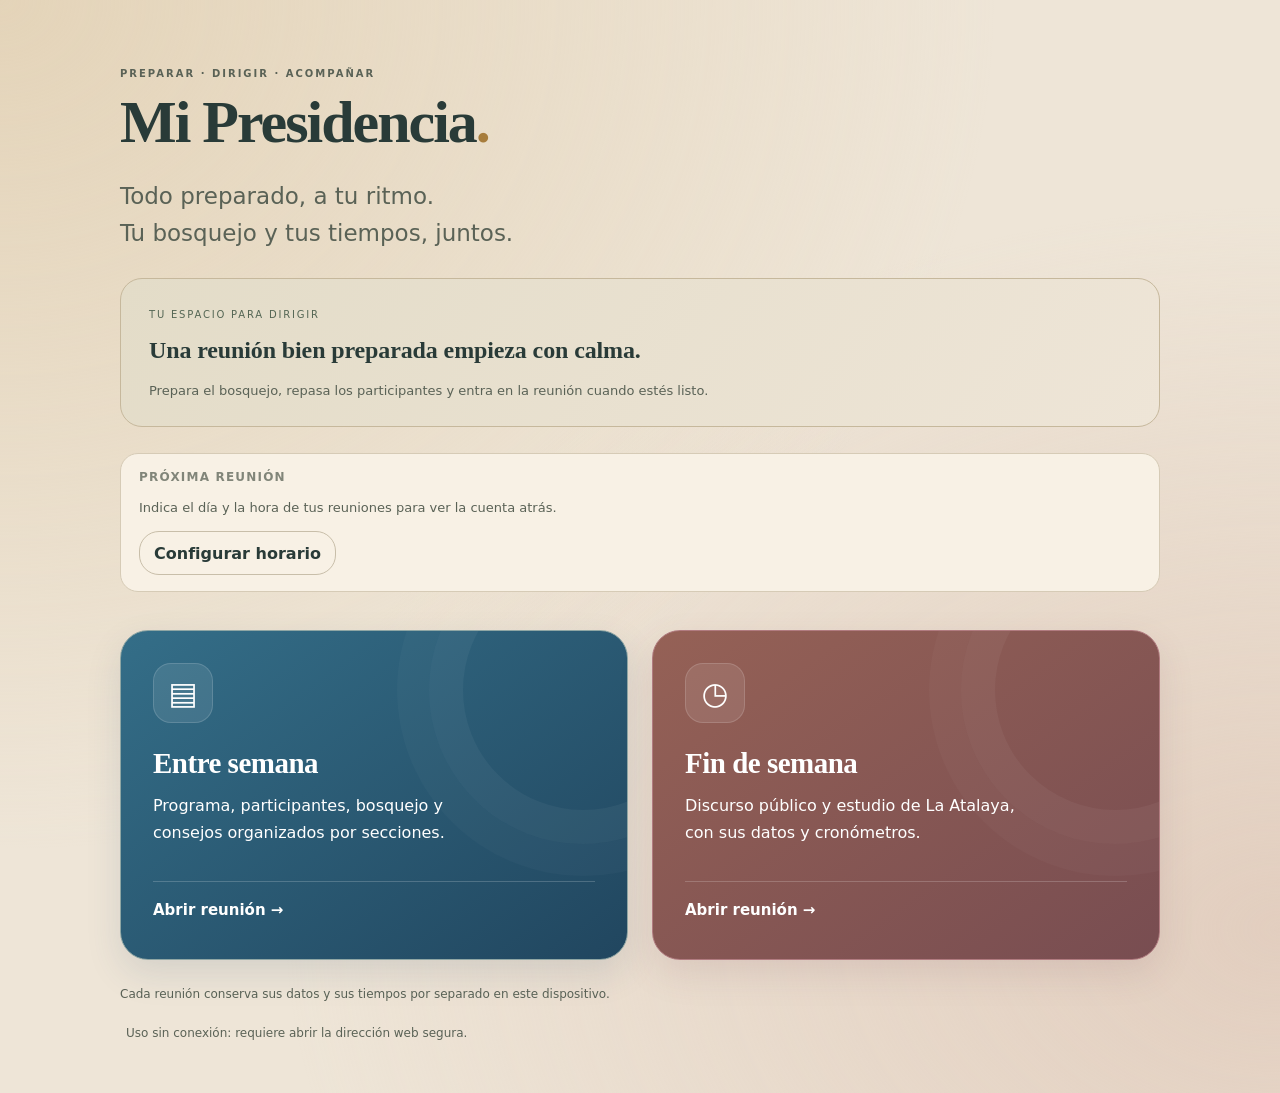
<file: index.html>
<!doctype html><html lang="es"><head><meta charset="utf-8"><meta name="viewport" content="width=device-width,initial-scale=1,viewport-fit=cover"><meta name="color-scheme" content="light"><meta name="theme-color" content="#eee5d7"><meta name="apple-mobile-web-app-capable" content="yes"><title>Mi Presidencia</title><link rel="stylesheet" href="app.css?v=60"><link rel="stylesheet" href="portal.css?v=60"><link rel="manifest" href="manifest.webmanifest"><link rel="apple-touch-icon" href="icon-180.png"><link rel="stylesheet" href="polish.css?v=60"><link rel="stylesheet" href="colour.css?v=60"><link rel="stylesheet" href="presidencia.css?v=60"><link rel="stylesheet" href="mejoras.css?v=60"><link rel="stylesheet" href="apariencia.css?v=60"><link rel="stylesheet" href="distintivo.css?v=60"><link rel="stylesheet" href="claro.css?v=60"></head><body class="portal home-colour"><main><header><div><p class="eyebrow">PREPARAR · DIRIGIR · ACOMPAÑAR</p><h1>Mi Presidencia<span class="brand-dot">.</span></h1></div></header><p class="intro">Todo preparado, a tu ritmo.<br>Tu bosquejo y tus tiempos, juntos.</p><div class="portal-grid"><a class="portal-card" href="weekday.html"><span class="portal-icon" aria-hidden="true">▤</span><h2>Entre semana</h2><p>Programa, participantes, bosquejo y consejos organizados por secciones.</p><span id="weekdayStatus" class="session-status"></span><span class="portal-link">Abrir reunión →</span></a><a class="portal-card" href="weekend.html"><span class="portal-icon" aria-hidden="true">◷</span><h2>Fin de semana</h2><p>Discurso público y estudio de La Atalaya, con sus datos y cronómetros.</p><span id="weekendStatus" class="session-status"></span><span class="portal-link">Abrir reunión →</span></a></div><p class="quiet">Cada reunión conserva sus datos y sus tiempos por separado en este dispositivo.</p><p id="offlineStatus" class="quiet" role="status">Preparando uso sin conexión…</p></main><script src="heartbeat.js?v=60"></script><script src="home.js?v=60"></script><script src="offline.js?v=60"></script><script src="presidencia.js?v=60"></script><script src="clarity.js?v=60"></script><script src="unica.js?v=60"></script></body></html>
</file>
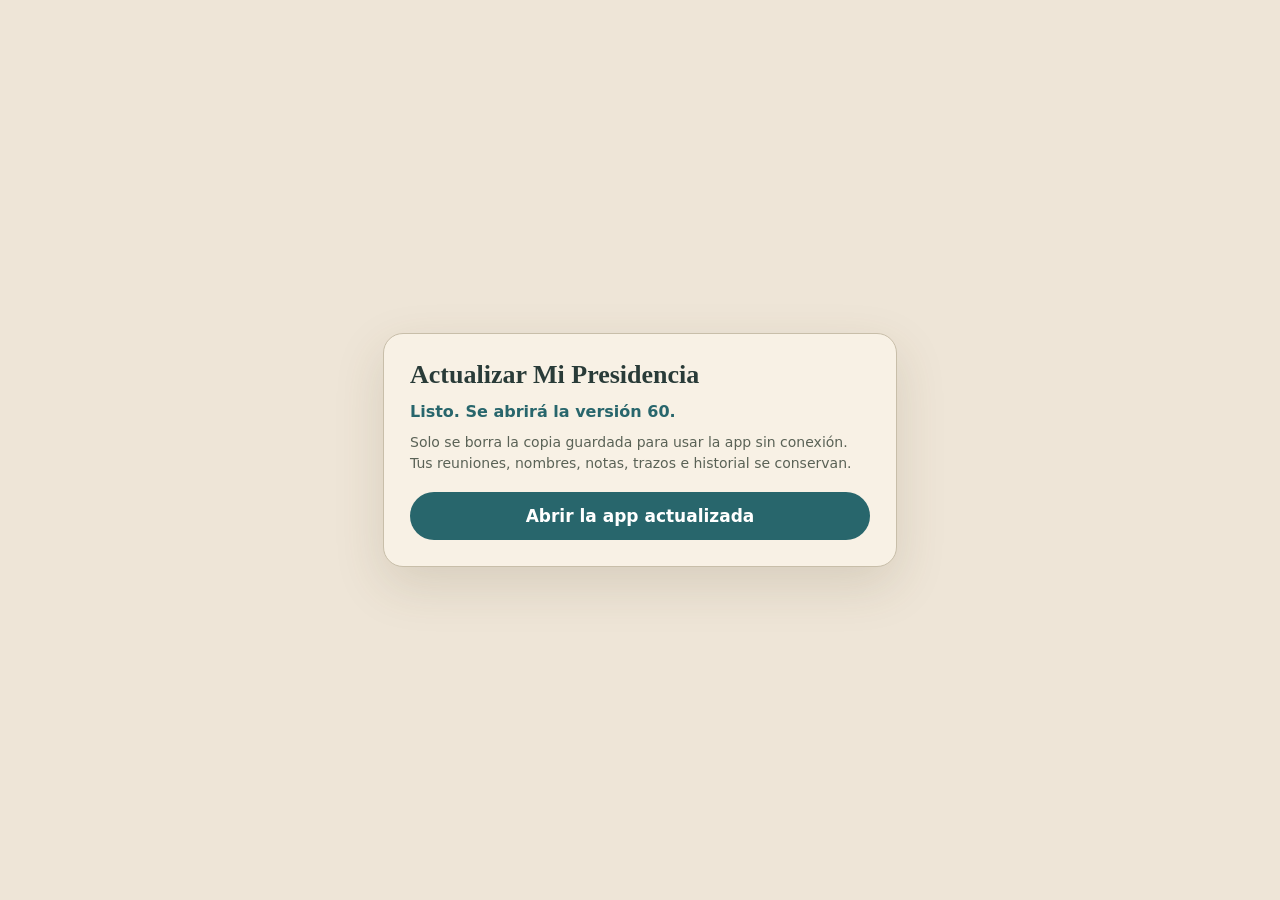
<file: actualizar.html>
<!doctype html>
<html lang="es">
<head>
<meta charset="utf-8">
<meta name="viewport" content="width=device-width,initial-scale=1,viewport-fit=cover">
<meta name="theme-color" content="#eee5d7">
<title>Actualizar Mi Presidencia</title>
<style>
  :root{color-scheme:light}
  body{margin:0;min-height:100vh;display:flex;align-items:center;justify-content:center;background:#eee5d7;color:#293b38;
    font-family:-apple-system,BlinkMacSystemFont,system-ui,sans-serif;padding:24px;box-sizing:border-box}
  main{max-width:460px;width:100%;background:#f8f1e5;border:1px solid #c8bea9;border-radius:20px;padding:26px;box-shadow:0 18px 50px #59482b26}
  h1{margin:0 0 10px;font-family:"New York",ui-serif,Georgia,serif;font-size:26px}
  p{line-height:1.5;margin:8px 0}
  #estado{font-weight:600;color:#28666c;min-height:1.5em}
  .seguro{font-size:14px;color:#5a6256}
  a.boton{display:block;margin-top:18px;text-align:center;padding:14px;border-radius:26px;background:#28666c;color:#fff;text-decoration:none;font-weight:700;font-size:17px}
  a.boton[aria-disabled=true]{opacity:.45;pointer-events:none}
</style>
</head>
<body>
<main>
  <h1>Actualizar Mi Presidencia</h1>
  <p id="estado">Preparando…</p>
  <p class="seguro">Solo se borra la copia guardada para usar la app sin conexión. Tus reuniones, nombres, notas, trazos e historial se conservan.</p>
  <a class="boton" id="abrir" href="index.html" aria-disabled="true">Abrir la app actualizada</a>
</main>
<script>
'use strict';
(async()=>{
  const estado=document.getElementById('estado'),abrir=document.getElementById('abrir');
  const listo=texto=>{estado.textContent=texto;abrir.href='index.html?actualizada='+Date.now();abrir.setAttribute('aria-disabled','false')};
  try{
    let corriendo=false;
    try{
      for(const k of ['cronometro-reunion-v1','cronometro-weekend-v1']){
        const s=JSON.parse(localStorage.getItem(k)||'null');
        if(s&&(s.total?.started!=null||s.parts?.some?.(p=>p.started!=null)||s.talk?.started!=null||s.watchtower?.started!=null))corriendo=true;
      }
    }catch(e){}
    if(corriendo&&!confirm('Hay un cronómetro en marcha. Los tiempos se conservan, pero conviene actualizar al terminar la reunión. ¿Actualizar ahora?')){
      estado.textContent='Actualización cancelada. Vuelve cuando termine la reunión.';
      abrir.textContent='Volver a la app';abrir.setAttribute('aria-disabled','false');return;
    }
    estado.textContent='Quitando la versión antigua…';
    if('serviceWorker' in navigator){
      const regs=await navigator.serviceWorker.getRegistrations();
      await Promise.all(regs.map(r=>r.unregister()));
    }
    if('caches' in self){
      const keys=await caches.keys();
      await Promise.all(keys.filter(k=>k.startsWith('cronometro-reunion-v')).map(k=>caches.delete(k)));
    }
    let version='';
    try{const r=await fetch('version.json?comprobar='+Date.now(),{cache:'no-store'});version=(await r.json()).version}catch(e){}
    listo(version?'Listo. Se abrirá la versión '+version+'.':'Listo. Abre la app con conexión a internet.');
  }catch(e){
    listo('No se pudo completar del todo. Cierra la pestaña y vuelve a abrir la app.');
  }
})();
</script>
</body>
</html>
</file>
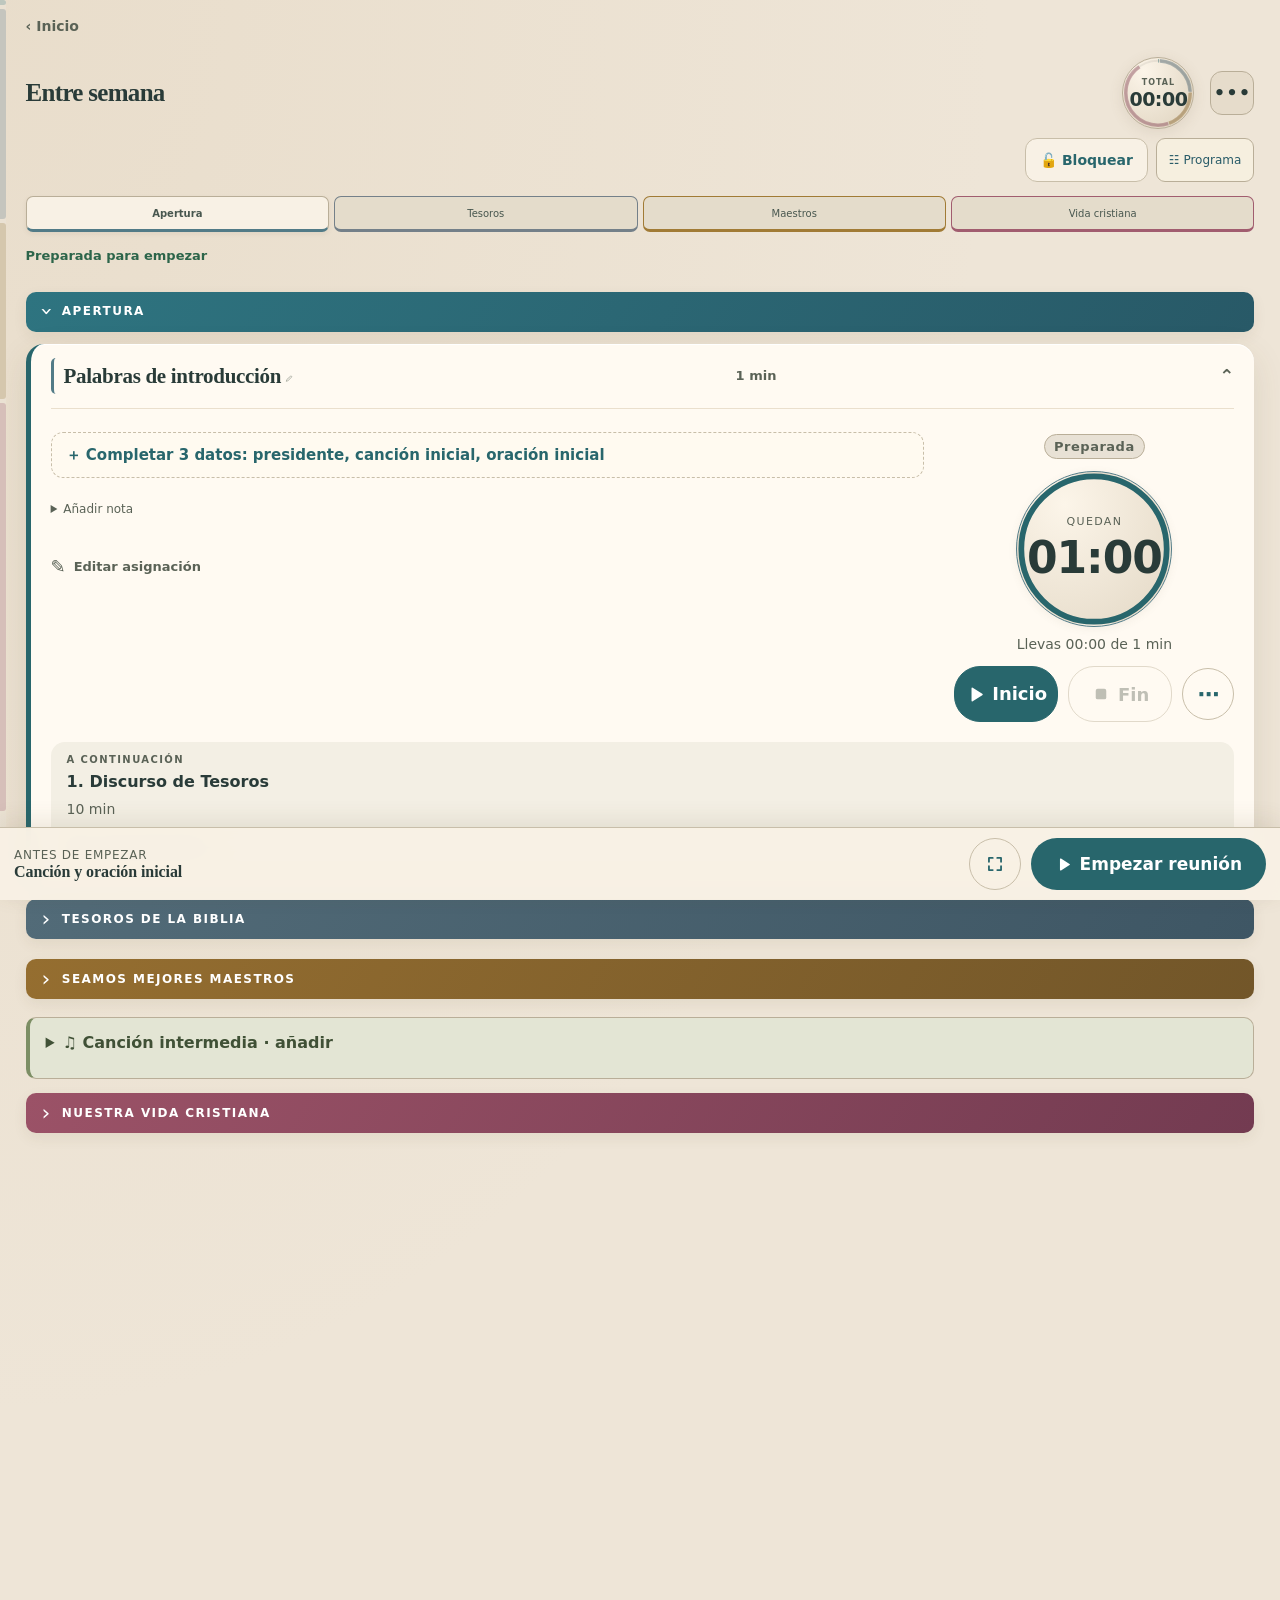
<file: weekday.html>
<!doctype html><html lang="es"><head><meta charset="utf-8"><meta name="viewport" content="width=device-width,initial-scale=1,viewport-fit=cover"><meta name="color-scheme" content="light"><meta name="theme-color" content="#eee5d7" media="(prefers-color-scheme: light)"><meta name="theme-color" content="#eee5d7" media="(prefers-color-scheme: dark)"><meta name="apple-mobile-web-app-capable" content="yes"><title>Cronómetro de reunión</title><link rel="stylesheet" href="app.css?v=60"><link rel="stylesheet" href="portal.css?v=60"><link rel="manifest" href="manifest.webmanifest"><link rel="apple-touch-icon" href="icon-180.png"><link rel="icon" href="icon.svg"><link rel="stylesheet" href="polish.css?v=60"><link rel="stylesheet" href="colour.css?v=60"><link rel="stylesheet" href="presidencia.css?v=60"><link rel="stylesheet" href="mejoras.css?v=60"><link rel="stylesheet" href="apariencia.css?v=60"><link rel="stylesheet" href="distintivo.css?v=60"><link rel="stylesheet" href="claro.css?v=60"></head><body><main><nav class="meeting-back"><a href="index.html">‹ Inicio</a></nav><header><div><small>REUNIÓN DE ENTRE SEMANA</small><h1>Entre semana</h1></div><button id="programOpen" type="button">Programa</button><div id="totalFace" role="group" aria-label="Total de la reunión, objetivo 105 minutos"><svg class="total-ring" viewBox="0 0 100 100" aria-hidden="true"><circle class="total-ring-track" cx="50" cy="50" r="46"></circle><circle id="totalArc" cx="50" cy="50" r="46" stroke-dasharray="289.027" stroke-dashoffset="289.027"></circle></svg><div class="total-dial-content"><span>TOTAL</span><strong id="total">00:00</strong></div></div><details id="toolsDisclosure"><summary id="toolsToggle" aria-expanded="false" aria-controls="toolsMenu" aria-label="Opciones de la reunión" title="Opciones">•••</summary><div class="options-menu" id="toolsMenu"><div class="tools-menu-heading"><strong>Opciones <small>v60</small></strong><button type="button" id="toolsClose">Cerrar ×</button></div><button id="startTotal" aria-label="Iniciar o continuar el total">Iniciar total</button><button id="stopTotal" aria-label="Finalizar reunión y ver resumen">Finalizar reunión</button><button id="outlineToggle">Vista de presidencia</button><label class="outline-size-label">Letra del bosquejo<select id="outlineFont"><option value="16">16</option><option value="18">18</option><option value="20">20</option><option value="22">22</option><option value="26">26</option></select></label><button id="sectionsToggle">Vista por secciones</button><button id="rehearsalToggle">Modo ensayo</button><button id="guideOpen" type="button">Cargar guía de la semana</button><button id="weeksOpen">Programas semanales</button><button id="backupOpen">Copia de seguridad</button><small id="offlineStatus">Preparando uso sin conexión…</small><button id="edit">Consultar / preparar reunión</button><button id="newMeeting" type="button">Preparar nueva reunión…</button><button id="resetTotal" aria-label="Reiniciar todos los tiempos">Reiniciar reunión…</button><button id="resetSelected">Reiniciar asignación…</button><button id="summaryOpen">Resumen</button><button id="undoMenu">Deshacer último cambio</button><button id="prepareMenu">Elegir próxima asignación</button><details id="timeDetails"><summary>Tiempo y previsión</summary><small id="totalInfo"></small><div id="eta"></div></details><button id="compactToggle" aria-pressed="false">Modo Presidencia</button><button id="atril" aria-pressed="false">Modo atril</button></div></details></header><div id="rehearsalBanner" hidden role="status">ENSAYO · tus datos reales se conservan<button id="leaveRehearsal">Salir del ensayo</button></div><section id="meetingPanel" aria-label="Control de la reunión"><section class="total" aria-label="Tiempo total de la reunión"><div class="total-brief"><div class="total-goal">Reunión · 105 min</div><div id="pace" role="status"></div></div><div class="track" hidden><i id="progress"></i></div></section><aside id="runningStrip" class="running-strip" hidden><div><span id="runningStripLabel"></span><strong id="runningStripClock">00:00</strong></div><button id="runningStripReturn" type="button">Ver en curso</button><button id="runningStripStop" type="button">Finalizar</button></aside><div id="sectionView" hidden></div><nav id="toolbar" aria-label="Controles de reunión"><button id="next">Iniciar primera asignación</button></nav><aside id="activePanel" class="active-panel" hidden aria-label="Intervención seleccionada"><div><small id="activeState">EN CURSO</small><div id="activeTitle"></div><div id="activeParticipant"></div><small id="activeTarget"></small></div><div class="active-right"><div id="clockFace" role="group" aria-label="Reloj de la asignación"><svg class="dial-ring" viewBox="0 0 100 100" aria-hidden="true"><circle class="dial-track" cx="50" cy="50" r="46"></circle><circle id="clockArc" cx="50" cy="50" r="46" stroke-dasharray="289.027" stroke-dashoffset="0"></circle></svg><div class="dial-content"><small id="activeClockLabel">Transcurrido</small><strong id="activeTime">00:00</strong><small id="activeElapsed"></small></div></div><button id="primaryAction" type="button">Iniciar asignación</button><button id="undoAction" type="button" disabled>↶ Deshacer último cambio</button><div class="active-actions"><button id="activeStart">▶ Inicio</button><button id="activePause">Ⅱ Pausa</button><button id="activeStop">■ Finalizar</button><button id="activeReset">↺ Reiniciar</button><button id="activeNext">Finalizar asignación</button></div></div><p id="chairGap" hidden>La asignación ha terminado. El total sigue contando durante tus consejos y la presentación.</p><details id="supportCard" hidden><summary id="supportLabel">Nota de apoyo</summary><div id="supportText"></div></details><div id="upNext"><small id="upNextLabel">A CONTINUACIÓN</small><div id="upNextTitle"></div><small id="upNextDuration"></small><button id="prepareInline" type="button">Elegir próxima sin iniciar</button></div></aside><div id="emptyAtril" hidden><p>Inicia la asignación cuando empiece el participante.</p><p id="preparedEmpty"></p><button id="beginFirst">▶ Primera intervención</button></div></section><div id="fullProgramHost"></div><p id="notice" role="status"></p><footer>▶ Inicio · ■ Fin · ↺ Reinicio <span id="status"></span></footer></main><dialog id="programDialog"><div class="dialog-heading"><h2>Programa</h2><button id="programClose" type="button">Cerrar</button></div><p>Consulta las partes o deja una preparada sin iniciar su tiempo.</p><button id="prepareOpen" type="button">Dejar una parte preparada</button><div id="programListHost"><details id="partsDisclosure" open><summary id="partsSummary">Ver intervenciones</summary><div id="rows"></div></details></div></dialog><dialog id="editor"><form id="form"><h2>Organizar asignaciones</h2><p>Rellena los datos desde cada asignación. Usa este apartado solo para añadir, quitar o ajustar las partes del programa.</p><p id="editLockNote" hidden>Reunión en curso: puedes consultar el programa. Para modificarlo, desbloquea la edición. Los tiempos se conservan.</p><button type="button" id="unlockEdit" hidden>Desbloquear edición…</button><fieldset id="preparationFields"><details class="outline-edit" id="meetingEditor"><summary>Datos de la reunión</summary><div id="meetingFields"></div></details><label class="lead-label">Minutos desde el inicio del total hasta la primera asignación<input id="leadIn" type="number" min="0" max="60" step="0.5" value="0"></label><p>Edita el título, la duración o el encabezado de sección. El resto de los datos se prepara dentro de cada asignación. Guardar conserva los tiempos.</p><details id="structureEditor"><summary>Añadir o quitar asignaciones</summary><div id="fields"></div><button type="button" id="add">＋ Añadir intervención</button></details></fieldset><div class="actions"><button type="button" id="cancel">Cancelar</button><button type="submit" id="saveTemplate">Guardar</button></div></form></dialog><dialog id="prepareDialog"><h2>Dejar una parte preparada</h2><p>La parte actual y el total continúan igual. La elegida queda lista para iniciarse cuando pulses el botón principal después de finalizar la asignación actual.</p><label for="prepareSelect">Intervención</label><select id="prepareSelect"></select><div class="actions"><button id="prepareCancel" type="button">Cancelar</button><button id="prepareSave" type="button">Dejar preparada</button></div></dialog><dialog id="summary"><h2>Resumen de la reunión</h2><p id="summaryTotal"></p><div class="summary-scroll"><table><thead><tr><th>Intervención</th><th>Previsto</th><th>Real</th><th>Diferencia</th><th>Consejos / transición</th></tr></thead><tbody id="summaryRows"></tbody></table></div><p id="summaryParts"></p><p>Una diferencia positiva indica exceso. Puedes consultar el resumen durante la reunión sin detener los contadores.</p><button id="summaryClose">Cerrar</button><button id="anotherMeeting">Preparar otra reunión</button></dialog><dialog id="weeksDialog"><h2>Preparar reunión</h2><p>Guarda una semana o duplica un programa para preparar la siguiente. Cargar uno comienza una nueva sesión; la actual se conserva en Reuniones anteriores.</p><label>Nombre<input id="weekName" maxlength="100" placeholder="Reunión entre semana"></label><label>Semana del<input id="weekDate" type="date"></label><button id="saveWeek">Guardar programa actual</button><label>Programas guardados<select id="weekSelect"></select></label><button id="duplicateWeek">Duplicar seleccionado</button><button id="loadWeek">Dirigir este programa</button><h3>Reuniones anteriores</h3><div id="pastMeetings"></div><p id="weeksNotice" role="status"></p><button id="weeksClose">Cerrar</button></dialog>
<dialog id="backupDialog"><h2>Copia de seguridad</h2><p>Exporta los programas y las reuniones anteriores a un archivo. Importar los añade a este dispositivo y conserva la reunión actual.</p><button id="exportBackup">Exportar copia</button><label>Importar copia JSON<input id="importBackup" type="file" accept=".json,application/json"></label><p id="backupNotice" role="status"></p><button id="backupClose">Cerrar</button></dialog>
<dialog id="recoveryDialog"><h2 id="recoveryHeading">Hay una reunión en curso</h2><p id="recoveryText"></p><p>Los contadores que estaban en marcha incluyen el tiempo transcurrido mientras la aplicación estuvo cerrada.</p><button id="continueMeeting">Continuar reunión</button><button id="finishRecovered">Finalizar y ver resumen</button></dialog>
<dialog id="guideDialog" aria-labelledby="guideHeading"><h2 id="guideHeading">Cargar guía de la semana</h2><p>Contenido oficial de jw.org. Revisa la vista previa antes de cargarlo.</p><label>Semana<select id="guideWeek"></select></label><label><input type="checkbox" id="guideKeep" checked> Conservar participantes y notas personales por tipo y orden de asignación</label><p>Revisa los nombres después de cargar: las partes de una semana pueden ser distintas.</p><p id="guideStatus" role="status"></p><div id="guidePreview"></div><div class="actions"><button id="guideClose" type="button">Cerrar</button><button id="guideApply" type="button" disabled>Cargar en asignaciones</button></div></dialog><script src="heartbeat.js?v=60"></script><script src="outline-model.js?v=60"></script><script src="model.js?v=60"></script><script src="timers.js?v=60"></script><script src="storage.js?v=60"></script><script src="app.js?v=60"></script><script src="programs.js?v=60"></script><script src="support.js?v=60"></script><script src="inline-edit.js?v=60"></script><script src="ink.js?v=60"></script><script src="lesson-panel.js?v=60"></script><script src="sections.js?v=60"></script><script src="outline-view.js?v=60"></script><script src="new-meeting.js?v=60"></script><script src="guide-import.js?v=60"></script><script src="menu.js?v=60"></script><script src="offline.js?v=60"></script><script src="presidencia.js?v=60"></script><script src="clarity.js?v=60"></script><script src="robust.js?v=60"></script><script src="big-clock.js?v=60"></script><script src="facil.js?v=60"></script><script src="unica.js?v=60"></script><script src="avisos.js?v=60"></script><script src="resaltar.js?v=60"></script><script src="seguro.js?v=60"></script><script src="sencillo.js?v=60"></script><script src="claro.js?v=60"></script></body></html>
</file>
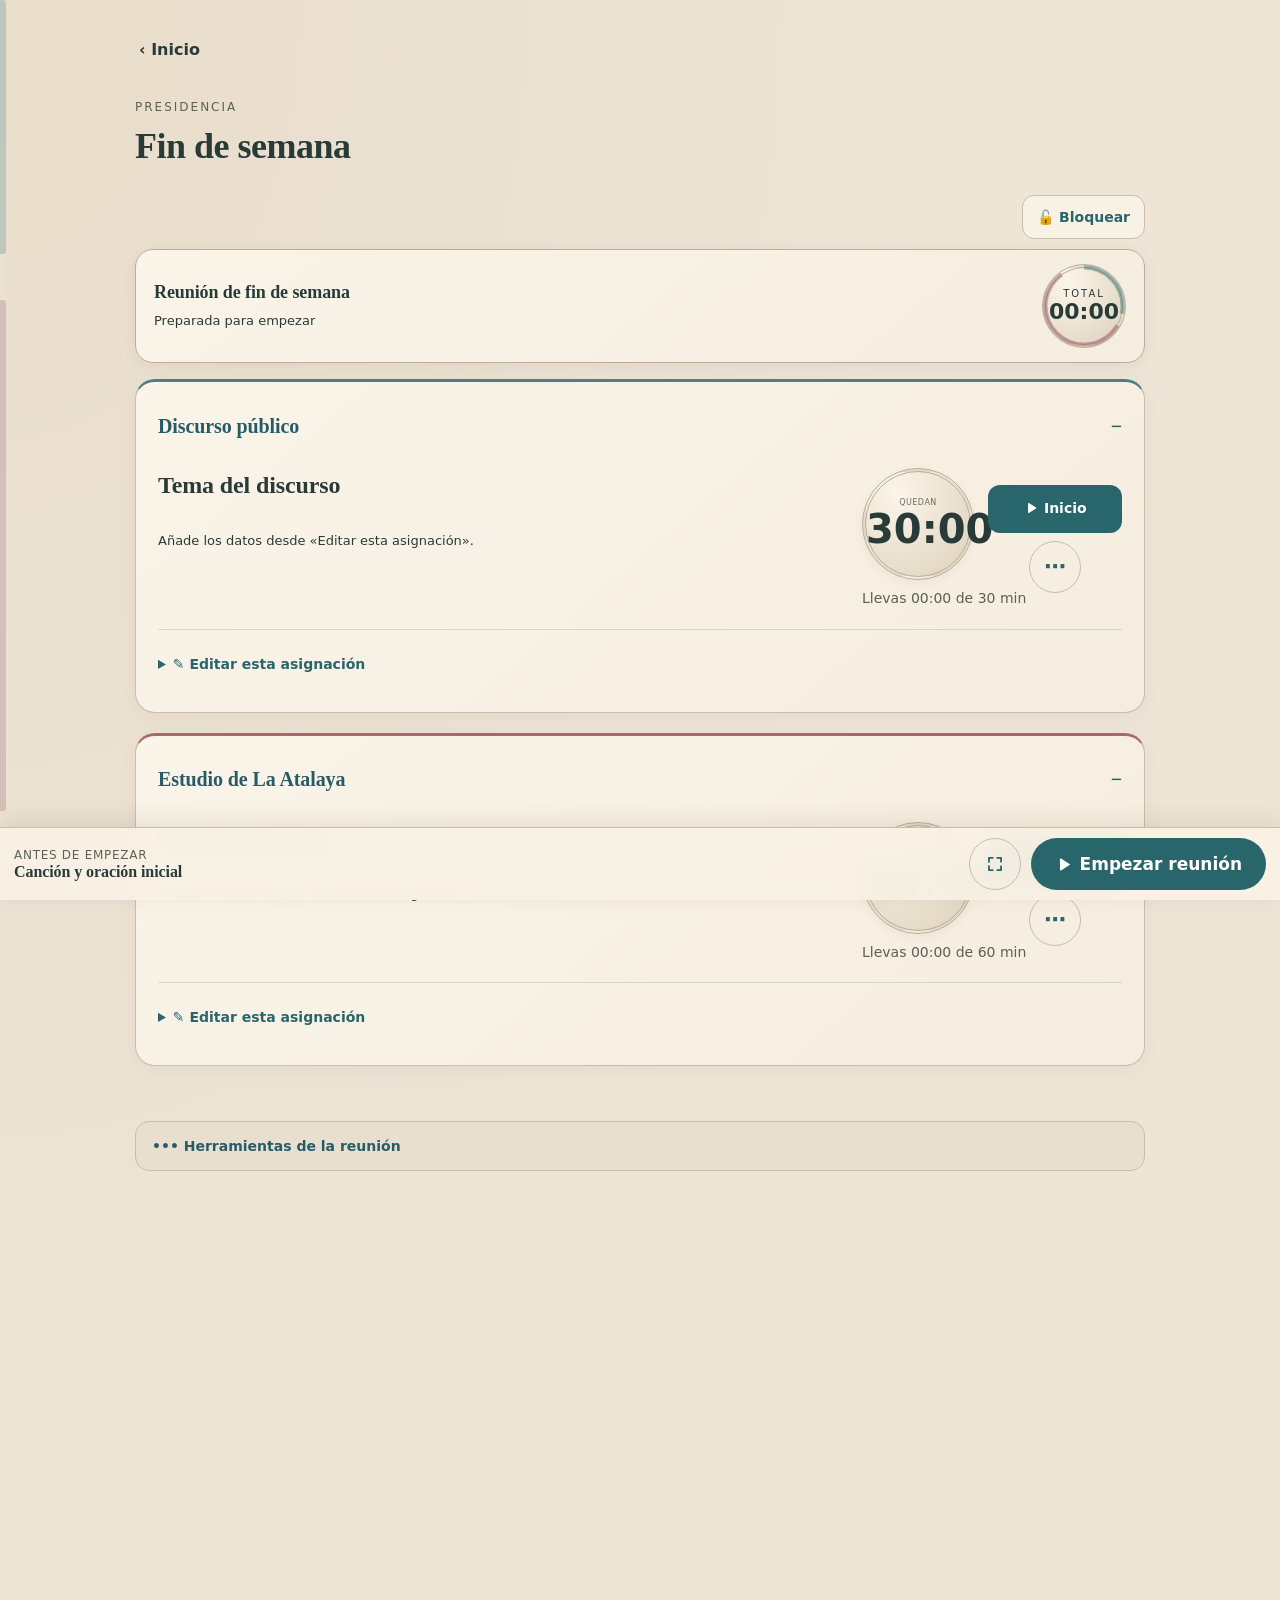
<file: weekend.html>
<!doctype html><html lang="es"><head><meta charset="utf-8"><meta name="viewport" content="width=device-width,initial-scale=1,viewport-fit=cover"><meta name="color-scheme" content="light"><meta name="theme-color" content="#eee5d7"><meta name="apple-mobile-web-app-capable" content="yes"><title>Reunión de fin de semana</title><link rel="stylesheet" href="app.css?v=60"><link rel="stylesheet" href="portal.css?v=60"><link rel="manifest" href="manifest.webmanifest"><link rel="apple-touch-icon" href="icon-180.png"><link rel="stylesheet" href="polish.css?v=60"><link rel="stylesheet" href="colour.css?v=60"><link rel="stylesheet" href="presidencia.css?v=60"><link rel="stylesheet" href="mejoras.css?v=60"><link rel="stylesheet" href="apariencia.css?v=60"><link rel="stylesheet" href="distintivo.css?v=60"><link rel="stylesheet" href="claro.css?v=60"></head><body class="portal"><main><nav class="meeting-back"><a href="index.html">‹ Inicio</a></nav><header><div><p class="eyebrow">Presidencia</p><h1>Fin de semana</h1></div></header><section class="weekend-total" aria-label="Total de la reunión"><div><h2>Reunión de fin de semana</h2><p id="weekendState">Preparada para empezar</p></div><div class="small-dial"><span>TOTAL</span><strong id="weekendTotal">00:00</strong></div></section><details class="weekend-card " id="talkCard" open><summary>Discurso público</summary><div class="weekend-layout"><div class="weekend-info" id="talkInfo"></div><div class="weekend-clock"><div class="weekend-dial"><small>TRANSCURRIDO</small><strong id="talkTime">00:00</strong></div><div class="weekend-remaining" id="talkRemaining"></div><div class="weekend-actions"><button class="primary" id="talkStart" data-icon="play">Inicio</button><button id="talkPause" data-icon="pause">Pausa</button><button id="talkFinish" data-icon="stop">Fin</button><button type="button" id="talkReset" class="reset-inline" data-icon="reset">Reiniciar</button></div></div></div><details class="weekend-edit" id="talkEdit"><summary>✎ Editar esta asignación</summary><form id="talkForm"></form></details></details><details class="weekend-card watchtower" id="watchtowerCard" open><summary>Estudio de La Atalaya</summary><div class="weekend-layout"><div class="weekend-info" id="watchtowerInfo"></div><div class="weekend-clock"><div class="weekend-dial"><small>TRANSCURRIDO</small><strong id="watchtowerTime">00:00</strong></div><div class="weekend-remaining" id="watchtowerRemaining"></div><div class="weekend-actions"><button class="primary" id="watchtowerStart" data-icon="play">Inicio</button><button id="watchtowerPause" data-icon="pause">Pausa</button><button id="watchtowerFinish" data-icon="stop">Fin</button><button type="button" id="watchtowerReset" class="reset-inline" data-icon="reset">Reiniciar</button></div></div></div><details class="weekend-edit" id="watchtowerEdit"><summary>✎ Editar esta asignación</summary><form id="watchtowerForm"></form></details></details><p id="weekendNotice" role="status"></p><details class="weekend-tools"><summary>••• Herramientas de la reunión</summary><div class="weekend-footer"><button id="finishWeekend">Finalizar reunión</button><button id="newWeekend" type="button">Preparar nueva reunión…</button><button id="resetWeekend">Reiniciar tiempos…</button><button id="exportWeekend">Exportar copia</button><label>Importar copia <input id="importWeekend" type="file" accept=".json,application/json"></label><p>El total empieza con la primera asignación y continúa entre las partes. Finalizar una asignación detiene solo su tiempo. Los datos que escribas se conservan al reiniciar los tiempos.</p></div></details><p class="quiet" id="offlineStatus" role="status">Preparando uso sin conexión…</p></main><script src="heartbeat.js?v=60"></script><script src="weekend.js?v=60"></script><script src="offline.js?v=60"></script><script src="presidencia.js?v=60"></script><script src="clarity.js?v=60"></script><script src="robust.js?v=60"></script><script src="big-clock.js?v=60"></script><script src="facil.js?v=60"></script><script src="unica.js?v=60"></script><script src="avisos.js?v=60"></script><script src="seguro.js?v=60"></script><script src="sencillo.js?v=60"></script><script src="claro.js?v=60"></script></body></html>
</file>
<file: app.css>
:root{font-family:-apple-system,BlinkMacSystemFont,Arial,sans-serif;color:#ecf4fc;background:#0b1927;font-variant-numeric:tabular-nums}*{box-sizing:border-box}body{margin:0}main{max-width:650px;margin:auto;padding:max(7px,env(safe-area-inset-top)) 10px max(7px,env(safe-area-inset-bottom));min-height:100svh}header{display:flex;align-items:center;justify-content:space-between;margin-bottom:8px}h1{font-size:22px;margin:2px 0}small{font-size:10px;color:#a3b8cb}button{border:0;border-radius:8px;background:#274158;color:#fff;font:inherit;padding:8px;cursor:pointer}button:focus-visible{outline:2px solid #69ddcd}.total{background:#173047;border-radius:12px;padding:10px;margin-bottom:8px;display:flex;align-items:center;flex-wrap:wrap;justify-content:space-between}.total span{font-size:12px;display:block}.total strong{font-size:30px}.controls{display:flex;gap:4px}.controls button{min-width:34px;min-height:32px;padding:5px}.track{width:100%;height:4px;background:#294860;margin:6px 0;border-radius:5px;overflow:hidden}.track i{display:block;background:#65d9c6;height:100%;width:0}.row{display:grid;grid-template-columns:minmax(0,1fr) 53px auto;align-items:center;gap:5px;background:#14273a;border-radius:9px;margin:4px 0;padding:5px 6px;min-height:39px}.label{font-size:11px;line-height:1.15}.label small{font-size:9px;display:block;margin-top:2px}.clock{font-weight:700;font-size:14px;text-align:center}.row.over .clock{color:#ffb192}.section{font-size:9px;letter-spacing:.8px;color:#70d4c5;margin:7px 2px 3px}footer{font-size:10px;color:#9eb4c7;margin-top:8px;display:flex;justify-content:space-between}dialog{background:#14273a;color:#fff;border:0;border-radius:14px;width:95%;max-width:550px;max-height:85svh}dialog::backdrop{background:#000a}h2{font-size:20px}p{font-size:13px;color:#b8c9d8}.field{display:grid;grid-template-columns:1fr 52px 32px;gap:5px;margin-bottom:8px}input{min-width:0;width:100%;background:#0b1927;border:1px solid #3a5368;color:#fff;border-radius:6px;padding:8px}.actions{display:flex;justify-content:flex-end;gap:8px;margin-top:15px}@media(max-height:740px){h1{font-size:18px}.row{min-height:33px;margin:3px 0;padding:3px 5px}.controls button{min-height:28px;min-width:30px}.section{margin-top:4px}.total{padding:6px}.total strong{font-size:25px}header{margin-bottom:5px}}@media(max-width:360px){.label{font-size:10px}.row{gap:3px;grid-template-columns:minmax(0,1fr) 46px auto}.controls button{min-width:28px}}

/* Las filas crecen para ocupar la pantalla disponible. */
main{width:100%;max-width:700px;min-height:100dvh}
.row{min-height:var(--row-height,44px);grid-template-columns:minmax(0,1fr) 58px auto;padding:5px 8px}
.label{font-size:var(--label-size,13px)}
.label small{font-size:10px}
.clock{font-size:var(--clock-size,17px)}
.controls button{width:var(--button-size,38px);height:var(--button-size,38px);min-width:0;min-height:0;font-size:18px}
.section{font-size:10px}
@media(max-width:360px){.row{grid-template-columns:minmax(0,1fr) 50px auto;padding:4px 6px}.controls{gap:3px}}

.active-panel{display:flex;justify-content:space-between;align-items:center;gap:12px;padding:10px 14px;margin:0 0 8px;border-radius:14px;background:linear-gradient(125deg,#284d73,#19354f);border:1px solid #8bc4ff;box-shadow:0 5px 16px #0006;animation:appear .2s ease-out}
.active-panel[hidden]{display:none}
.active-panel>div{min-width:0}
.active-panel small{color:#bedfff;font-size:10px}
#activeTitle{font-size:15px;font-weight:700;margin:3px 0;overflow-wrap:anywhere}
#activeTime{font-size:32px;white-space:nowrap;color:#fff}
.active-panel.over #activeTime{color:#ffb192}
@keyframes appear{from{opacity:0;transform:translateY(-5px)}to{opacity:1;transform:translateY(0)}}
@media(prefers-reduced-motion:reduce){.active-panel{animation:none}}
@media(max-height:740px){.active-panel{padding:6px 10px}#activeTime{font-size:27px}#activeTitle{font-size:13px}}

.active-right{display:flex;flex-direction:column;align-items:flex-end;gap:5px;flex-shrink:0}
.active-actions{display:flex;gap:6px}
.active-actions button{min-height:40px;padding:7px 10px;font-size:13px;background:#34597e}
#activeStop{background:#e7f3ff;color:#12334f;font-weight:700}
@media(max-width:360px){.active-actions button{padding:7px;font-size:12px}.active-panel{gap:7px}}

/* Colores de las tres secciones, con texto claro sobre el fondo oscuro. */
.treasures{--section-color:#929698;--section-bg:#252f38}
.teaching{--section-color:#c69231;--section-bg:#343025}
.living{--section-color:#b3474c;--section-bg:#362730}
.section.treasures,.section.teaching,.section.living{color:#fff;background:var(--section-color);border-radius:6px;padding:4px 8px;letter-spacing:.6px;font-weight:700;margin:6px 0 3px}
.row.treasures,.row.teaching,.row.living{background:var(--section-bg);border-left:3px solid var(--section-color)}

/* Versión 8: lectura rápida, avisos silenciosos y modo atril. */
[hidden]{display:none!important}button{touch-action:manipulation}button:disabled{opacity:.38;cursor:default}button,input,select{font-family:inherit}.label{overflow-wrap:anywhere}.label small{font-size:11px;line-height:1.15}.row{padding:3px 6px}.row.warning{outline:1px solid #dfb552}.row.warning .clock{color:#ffda7e}.row.over{outline:1px solid #e9828a}.row.over .clock{color:#ffa8b1}.row.done .label{opacity:.8}.active-panel.warning{border-color:#dfb552}.active-panel.warning #activeTarget{color:#ffda7e}.active-panel.over{border-color:#e9828a}.active-panel.over #activeTime,.active-panel.over #activeTarget{color:#ffa8b1}#toolbar{display:flex;gap:6px;margin:0 0 6px}#toolbar button{flex:1;padding:8px 5px;font-size:13px;min-height:34px}#next,#activeNext{background:#23675e}#eta{width:100%;font-size:13px;color:#c8e6f7;margin-top:4px}#totalInfo{font-size:11px}.active-panel{padding:8px 10px;gap:8px}.active-right{max-width:55%}.active-actions{flex-wrap:wrap;justify-content:flex-end;gap:4px}.active-actions button{min-height:32px;padding:5px 7px;font-size:12px}#activeTitle{font-size:14px}#activeTarget{font-size:12px}#activeTime{font-size:27px}#notice{font-size:12px;margin:2px 0;color:#b8d4e8}#notice:empty{display:none}footer{font-size:11px;margin-top:5px}.field{grid-template-columns:1fr 62px 32px}.field select{grid-column:1/-1;background:#0b1927;color:#fff;border:1px solid #3a5368;padding:6px;border-radius:6px;font-size:14px}.field input{font-size:16px}.summary-scroll{overflow-x:auto}table{width:100%;border-collapse:collapse;font-size:13px;text-align:right}td,th{padding:9px 5px;border-bottom:1px solid #385068;white-space:nowrap}tbody th{text-align:left;font-weight:500;white-space:normal;min-width:125px}thead th:first-child{text-align:left}dialog p{font-size:14px;line-height:1.4}#summaryTotal{font-weight:700;color:#ecf4fc}#emptyAtril{display:none}.atril main{max-width:1000px;display:flex;flex-direction:column;min-height:100dvh}.atril header,.atril #rows,.atril footer,.atril #notice{display:none}.atril .total{padding:16px}.atril .total strong{font-size:clamp(36px,8vw,60px)}.atril #eta{font-size:16px}.atril #totalInfo{font-size:14px}.atril #toolbar button{font-size:14px;min-height:44px}.atril #activePanel{flex:1;display:flex;flex-direction:column;justify-content:center;text-align:center;gap:20px;margin:8px 0}.atril #activeTitle{font-size:clamp(22px,5vw,36px);line-height:1.2}.atril #activeTime{font-size:clamp(60px,18vw,110px);line-height:1.1}.atril #activeTarget{font-size:22px}.atril #activeState{font-size:14px;letter-spacing:1px}.atril .active-right{max-width:100%;align-items:center;gap:24px}.atril .active-actions{justify-content:center;gap:10px}.atril .active-actions button{min-height:50px;font-size:16px;padding:12px 18px}.atril #emptyAtril:not([hidden]){display:block;text-align:center;margin:auto}.atril #emptyAtril p{font-size:18px}.atril #beginFirst{min-height:48px}@media(max-height:740px){#toolbar button{min-height:30px;padding:5px}#eta{font-size:12px}.active-panel{padding:5px 8px}.active-actions button{min-height:30px;padding:4px 6px}.section.treasures,.section.teaching,.section.living{padding:3px 6px;margin-top:4px}header small{display:none}}@media(prefers-reduced-motion:reduce){*{animation:none!important}}
@media(max-height:850px) and (max-width:600px){.label small{display:inline;margin-left:4px;font-size:10px}.label{font-size:12px;line-height:1.1}.row{padding:2px 5px;grid-template-columns:minmax(0,1fr) 49px auto}.active-panel{padding:5px 8px}.active-actions button{font-size:11px;min-height:29px;padding:4px 6px}.active-actions #activeNext{display:none}.atril .active-actions #activeNext{display:block}.atril .active-actions button{font-size:16px;min-height:48px;padding:10px 14px}#activeTime{font-size:24px}header small{display:none}h1{font-size:19px}.total{padding:6px}.total strong{font-size:26px}.section.treasures,.section.teaching,.section.living{padding:3px 6px;margin:4px 0 2px}.controls{gap:3px}}

/* Versión 9: ventana compacta para iPad, sin abrir ventanas del sistema. */
#partsDisclosure{border:0;margin:0}#partsSummary{display:none}#toolbar{flex-wrap:wrap}#toolbar button{flex:1 1 90px}.atril #partsDisclosure{display:none}.compact main{max-width:600px;min-height:100dvh;padding:max(8px,env(safe-area-inset-top)) 10px max(8px,env(safe-area-inset-bottom))}.compact header{margin-bottom:6px}.compact header small{display:none}.compact h1{font-size:19px}.compact #edit{font-size:14px;min-height:36px}.compact .total{padding:10px;margin-bottom:7px}.compact .total strong{font-size:34px;line-height:1.15}.compact .total .controls button{width:36px;height:36px;font-size:18px}.compact .total span,.compact #totalInfo{font-size:12px}.compact #eta{font-size:14px;line-height:1.3}.compact #toolbar{gap:6px}.compact #toolbar button{font-size:14px;min-height:36px;flex:1}.compact #toolbar #next,.compact #toolbar #atril{display:none}.compact .active-panel{flex-direction:column;align-items:stretch;gap:7px;padding:14px 12px;margin-bottom:8px;animation:none;text-align:center;box-shadow:none}.compact .active-panel small{font-size:12px}.compact #activeTitle{font-size:18px;line-height:1.2;margin:5px 0}.compact #activeTarget{font-size:18px;line-height:1.3}.compact .active-right{max-width:100%;align-items:center;gap:10px}.compact #activeTime{font-size:clamp(40px,12vw,64px);line-height:1.1}.compact .active-actions{display:grid;grid-template-columns:1fr 1fr;gap:7px;width:100%}.compact .active-actions button{font-size:14px;min-height:42px;padding:9px 7px}.compact .active-actions #activeNext{display:block}.compact #emptyAtril:not([hidden]){display:block;text-align:center;padding:14px 8px;background:#173047;border-radius:12px;margin:8px 0}.compact #emptyAtril p{font-size:15px;margin-top:0}.compact #beginFirst{min-height:44px;font-size:15px}.compact #partsDisclosure{margin-top:8px;border:1px solid #36516a;border-radius:10px;padding:0 7px}.compact #partsSummary{display:list-item;list-style-position:inside;padding:12px 5px;font-size:14px;cursor:pointer;touch-action:manipulation}.compact #partsSummary:focus-visible{outline:2px solid #69ddcd}.compact #rows .row{min-height:44px;grid-template-columns:minmax(0,1fr) 50px auto;padding:5px;gap:4px}.compact #rows .label{font-size:13px;line-height:1.2}.compact #rows .label small{display:block;font-size:11px;margin:2px 0 0}.compact #rows .clock{font-size:16px}.compact #rows .controls button{width:32px;height:36px;font-size:16px}.compact footer{font-size:11px;line-height:1.3}.compact #notice{font-size:12px}@media(max-width:340px){.compact main{padding-left:7px;padding-right:7px}.compact #rows .controls{flex-wrap:wrap;max-width:67px}.compact #rows .row{grid-template-columns:minmax(0,1fr) 46px 67px}.compact .total strong{font-size:29px}.compact .total .controls button{width:32px;height:34px}}@media(max-height:600px){.compact .active-panel{padding:8px;gap:4px}.compact #activeTime{font-size:38px}.compact #activeTitle{font-size:16px}.compact #activeTarget{font-size:16px}.compact .active-right{gap:6px}}

/* Versión 10: consola de presidencia para usar junto a JW Library. */
header{gap:10px;align-items:flex-start}#toolsDisclosure{margin-left:auto;position:relative;z-index:5}#toolsDisclosure>summary{display:none}.options-menu{display:flex;gap:5px;flex-wrap:wrap;justify-content:flex-end}.options-menu button{font-size:12px;padding:7px}#activeClockLabel,#activeElapsed,#upNext,#chairGap{display:none}.compact #toolsDisclosure>summary{display:list-item;list-style-position:inside;padding:8px 10px;font-size:14px;background:#274158;border-radius:8px;cursor:pointer;min-height:36px}.compact #toolsDisclosure[open]>.options-menu{position:absolute;right:0;top:42px;width:200px;display:flex;flex-direction:column;padding:8px;background:#142c41;border:1px solid #52708b;border-radius:10px;box-shadow:0 8px 20px #0007}.compact .options-menu button{text-align:left;font-size:14px;min-height:40px}.compact #toolbar{display:none}.compact .active-panel{padding:12px 12px 8px;border-top:4px solid #85b8e7;gap:8px}.compact .active-panel.treasures{border-top-color:#929698;background:#252f38}.compact .active-panel.teaching{border-top-color:#c69231;background:#343025}.compact .active-panel.living{border-top-color:#b3474c;background:#362730}.compact #activeState{letter-spacing:1px;font-size:11px}.compact #activeTitle{font-size:17px;line-height:1.25;margin:3px 0}.compact #activeClockLabel{display:block;font-size:11px;letter-spacing:1px;color:#bcd2e6}.compact #activeTime{font-size:clamp(52px,16vw,78px);letter-spacing:-1px;line-height:1;font-weight:700}.compact #activeElapsed{display:block;font-size:12px;color:#c4d5e4}.compact .active-right{gap:6px}.compact #activeTarget{font-size:13px;line-height:1.25}.compact .active-actions{margin-top:4px;grid-template-columns:1fr 1fr;gap:7px}.compact .active-actions button{min-height:46px;font-size:15px;padding:10px 7px}.compact #activeStop{background:#365775;color:#fff}.compact #activePause,.compact #activeStart{background:#e7f3ff;color:#15354d;font-weight:700}.compact .active-actions #activeNext{display:block;grid-column:1/-1;background:#256c61;font-size:17px;font-weight:650;min-height:48px}.compact .active-panel.over #activeTime{color:#ff9ea9}.compact .active-panel.warning #activeTime{color:#ffda7e}.compact #upNext{display:block;text-align:left;border-top:1px solid #ffffff26;padding-top:8px;margin-top:2px}.compact #upNextLabel{font-size:10px;letter-spacing:1px;color:#b7c9da}.compact #upNextTitle{font-size:14px;line-height:1.2;margin:3px 0}.compact #upNextDuration{font-size:12px;color:#bed2e2}.compact #chairGap:not([hidden]){display:block;text-align:left;font-size:12px;line-height:1.3;color:#d3e5f3;background:#ffffff0c;padding:8px;border-radius:6px;margin:0}.compact .total strong{font-size:36px}.compact #partsSummary{padding:10px 5px}.compact footer{display:none}.atril #toolsDisclosure{position:static}.atril #toolsDisclosure>summary{display:block}.atril .options-menu{flex-wrap:wrap}.atril #activeClockLabel{display:block;font-size:14px}.atril #activeElapsed{display:none}@media(max-height:700px){.compact .total{padding:6px 8px;margin-bottom:5px}.compact .total strong{font-size:30px}.compact #eta{font-size:12px}.compact .total .track{margin:4px 0}.compact .active-panel{padding:8px;gap:5px}.compact #activeTitle{font-size:15px}.compact #activeTime{font-size:48px}.compact .active-actions button{min-height:40px;padding:7px;font-size:14px}.compact .active-actions #activeNext{min-height:42px}.compact #upNext{padding-top:6px}.compact #partsDisclosure{margin-top:5px}.compact #partsSummary{padding:8px 4px}.compact header{margin-bottom:4px}.compact #notice{font-size:11px}}@media(max-width:340px){.compact .total strong{font-size:30px}.compact #activeTime{font-size:48px}.compact #activeTitle{font-size:15px}.compact .active-actions button{font-size:14px}.compact #eta{font-size:12px}} 
.atril header{display:flex}.atril header>div{display:none}.atril #toolsDisclosure>summary{cursor:pointer;padding:8px;background:#274158;border-radius:8px}.atril .options-menu{margin-top:5px}.compact #toolsDisclosure>summary:focus-visible{outline:2px solid #69ddcd}

/* Versión 11: un botón principal para cada momento de la presidencia. */
#primaryAction,#undoAction{display:none}#activeParticipant{font-size:14px;color:#d4e4ef;margin:4px 0}#pace{width:100%;font-size:13px;line-height:1.3;margin-top:4px;color:#bfe2d6}#pace[data-rhythm=late]{color:#ffcf85}.lead-label{font-size:14px;display:block;line-height:1.4}.lead-label input{display:block;max-width:100px;margin-top:5px}.field{padding:9px 0;border-bottom:1px solid #3a5368}.field input:nth-child(5){grid-column:1/3}.field input:nth-child(6){grid-column:3;min-width:45px}.field{grid-template-columns:minmax(0,1fr) 62px 50px}.compact .active-panel{gap:7px}.compact #primaryAction{display:block;width:100%;min-height:62px;background:#e7f3ff;color:#14354b;font-size:19px;font-weight:700;padding:14px 8px;border-radius:10px;margin-top:6px}.compact #primaryAction:disabled{background:#304b5d;color:#c1d1dc}.compact #undoAction{display:block;width:100%;background:transparent;color:#c5d9e8;font-size:13px;min-height:34px;padding:5px}.compact .active-actions{display:block;margin-top:0}.compact .active-actions button{display:none!important}.compact .active-actions #activePause:not([hidden]){display:block!important;min-height:36px;background:#ffffff12;color:#cfe3f2;width:100%;font-size:13px;padding:6px}.compact #chairGap:not([hidden]){display:none}.compact #activeTime{font-size:clamp(52px,16vw,76px)}.compact #activeParticipant{font-size:15px;line-height:1.2;color:#e2edf6}.compact #upNext{width:100%}.compact #pace{font-size:13px;font-weight:600}.compact .active-right{width:100%}.compact #activeTarget{font-size:12px}.compact #partsSummary{font-size:13px}.compact #activeClockLabel{line-height:1.25}.compact #resetSelected{display:block}.options-menu button{white-space:normal}.atril #primaryAction{display:block;min-height:52px;font-size:18px;background:#e7f3ff;color:#14354b}.atril #undoAction{display:block;font-size:14px;background:transparent}.atril #activeParticipant{font-size:20px}@media(max-height:700px){.compact #primaryAction{min-height:52px;font-size:17px;padding:10px 7px}.compact #activeTime{font-size:46px}.compact #undoAction{min-height:28px;font-size:12px}.compact #activeParticipant{font-size:13px}.compact .active-panel{gap:4px}.compact #pace{font-size:12px}.compact #upNext{padding-top:5px}}
.field .participant-caption{grid-column:1/3;grid-row:3;font-size:12px;color:#bdcfdf}.field .advice-caption{grid-column:3;grid-row:3;font-size:11px;color:#bdcfdf}.field input:nth-child(5){grid-row:4}.field input:nth-child(6){grid-row:4}.field select{grid-row:2}.field .advice-caption{line-height:1.2}

/* Versión 12: el mismo flujo en todas las vistas. */
#activeClockLabel{display:block;font-size:11px;letter-spacing:.5px}.active-actions #activeNext{display:block;min-height:40px;font-size:13px;background:#e7f3ff;color:#15354d;font-weight:650}.compact .active-actions #activeNext{display:none!important}#next{font-weight:650;min-height:40px}#chairGap:not([hidden]){display:block;font-size:12px;line-height:1.3;margin:4px 0;color:#d1e6f4}.compact #chairGap:not([hidden]){display:none}@media(max-height:850px) and (max-width:600px){.active-actions #activeNext{display:block;font-size:12px;min-height:34px}.compact .active-actions #activeNext{display:none!important}}
.active-panel{flex-wrap:wrap}#chairGap{flex-basis:100%}.compact #chairGap{flex-basis:auto}

/* Versión 13: interacción protegida y próxima intervención preparada. */
#prepareInline{display:none}.compact #prepareInline{display:block;min-height:34px;font-size:12px;background:transparent;color:#c9deee;text-align:left;padding:6px 0}.compact #activeState{font-size:13px;font-weight:750;letter-spacing:1.3px}.active-panel[data-moment=advice]{border-style:solid;border-color:#d8b77c}.active-panel[data-moment=presentation]{border-style:solid;border-color:#9cb9df}#primaryAction,#next,#activeNext{overflow-wrap:anywhere;white-space:normal;line-height:1.2}#prepareSelect{display:block;width:100%;padding:12px;margin:10px 0;background:#0b1927;color:#fff;border:1px solid #6f8ba5;border-radius:8px;font-size:16px}fieldset{border:0;padding:0;margin:0;min-width:0}fieldset:disabled{opacity:.7}#editLockNote{background:#433a25;color:#ffe3a8;padding:10px;border-radius:8px;font-size:14px}#unlockEdit{margin-bottom:12px;min-height:42px}#preparedEmpty{font-size:15px;color:#e0ebf4;overflow-wrap:anywhere}button:disabled{cursor:default}.compact #upNextTitle{overflow-wrap:anywhere}

/* Versión 14: pantalla habitual sencilla; herramientas dentro de Programa y Opciones. */
header{align-items:center}#programOpen{margin-left:auto;font-size:14px;min-height:36px;padding:8px 10px}#toolsDisclosure{margin-left:0}.compact main{max-width:540px;display:flex;flex-direction:column;min-height:100dvh;gap:8px}.compact header{margin:0}.compact header h1{font-size:18px}.compact #toolsDisclosure>summary{font-size:14px;padding:8px 9px}.compact .total{padding:9px 12px;margin:0;background:#142e43;border:1px solid #2a455d}.compact .total>div:first-child{display:flex;align-items:center;justify-content:space-between;width:100%;gap:8px}.compact .total strong{font-size:34px;line-height:1.1}.compact .total span{font-size:13px}.compact #pace{font-size:13px;margin-top:6px}.compact .track{margin:6px 0 0}.compact .active-panel{margin:0;padding:16px 12px 10px;gap:9px;border-radius:13px;box-shadow:none}.compact #activeParticipant{font-size:19px;line-height:1.2;font-weight:600;margin:6px 0 2px}.compact #activeTitle{font-size:15px;line-height:1.2;margin:4px 0}.compact #activeState{font-size:11px}.compact #activeTarget,.compact #activeElapsed{display:none}.compact .active-right{display:grid;grid-template-columns:1fr 1fr;column-gap:8px;row-gap:7px;align-items:center;max-width:100%}.compact #activeClockLabel{grid-column:1/-1;font-size:11px;margin-top:4px}.compact #activeTime{grid-column:1/-1;font-size:clamp(56px,18vw,82px);line-height:1.05;margin:0 0 3px}.compact #primaryAction{grid-column:1/-1;min-height:62px;margin:0;font-size:19px;padding:13px 10px}.compact .active-actions{grid-column:1;grid-row:4;display:block;width:100%;margin:0}.compact #undoAction{grid-column:2;grid-row:4;min-height:36px;font-size:12px;padding:6px;color:#d0dfec}.compact .active-actions #activePause:not([hidden]){min-height:36px;font-size:12px;padding:6px;background:transparent;color:#d0dfec;border:1px solid #ffffff25}.compact #upNext{padding-top:10px;margin:0}.compact #upNextLabel{font-size:10px;color:#c1d1df}.compact #upNextTitle{font-size:14px;margin:4px 0}.compact #upNextDuration{font-size:11px}.compact #prepareInline{display:none!important}.compact #notice{margin:0;font-size:12px;line-height:1.3}.compact #emptyAtril:not([hidden]){margin:0;padding:18px 12px}.compact #emptyAtril p{font-size:14px}.compact #beginFirst{font-size:18px;min-height:58px;background:#e7f3ff;color:#15354d;font-weight:700;width:100%}.compact #preparedEmpty{font-size:17px;font-weight:600}.compact #toolsDisclosure[open]>.options-menu{width:230px;max-height:75dvh;overflow:auto}.compact .options-menu button{font-size:14px;min-height:42px}.options-menu #startTotal{color:#b7efdc}.options-menu #stopTotal{color:#ffd0cb}#timeDetails{padding:8px 4px;font-size:13px}#timeDetails>summary{padding:5px;cursor:pointer}#timeDetails[open]{background:#102437;border-radius:7px}#timeDetails #eta{font-size:13px;line-height:1.4;margin:7px 4px}#timeDetails #totalInfo{display:block;font-size:12px;margin:7px 4px}.dialog-heading{display:flex;align-items:center;justify-content:space-between;gap:12px}.dialog-heading h2{margin:0}.dialog-heading button{font-size:14px;min-height:38px}#programDialog{width:min(96vw,680px);padding:16px}#programDialog #partsSummary{display:none!important}#programDialog #partsDisclosure{display:block;border:0;padding:0;margin-top:10px}#programDialog #rows .row{min-height:46px;padding:6px;grid-template-columns:minmax(0,1fr) 50px auto}#programDialog #rows .label{font-size:13px}#programDialog #rows .controls button{width:32px;height:36px;font-size:16px}#programDialog #rows .clock{font-size:16px}#programDialog #prepareOpen{font-size:14px;min-height:40px}#programDialog p{font-size:14px}.atril header>div{display:none}.atril #programOpen{display:block}.atril #programDialog #partsDisclosure{display:block}.atril #programDialog #rows{display:block}@media(max-height:700px){.compact main{gap:6px}.compact .active-panel{padding:10px;gap:6px}.compact #activeTime{font-size:52px}.compact #primaryAction{min-height:52px;font-size:17px}.compact #activeParticipant{font-size:17px}.compact #activeTitle{font-size:14px}.compact .total strong{font-size:29px}.compact #upNext{padding-top:6px}.compact #upNextTitle{font-size:13px}.compact #activeClockLabel{margin-top:0}}@media(max-width:340px){.compact header h1{font-size:16px}.compact #programOpen,.compact #toolsDisclosure>summary{font-size:13px;padding:7px}.compact #activeTime{font-size:52px}.compact #primaryAction{font-size:17px}#programDialog #rows .controls{max-width:66px;flex-wrap:wrap}#programDialog #rows .row{grid-template-columns:minmax(0,1fr) 45px 66px}}
.compact #fullProgramHost,.atril #fullProgramHost{display:none}#fullProgramHost #partsSummary{display:none}#fullProgramHost #partsDisclosure{border:0;padding:0;margin:0}

/* Materiales y composición: se conserva el orden de cascada. */
/* Mi Servicio · metal cepillado y cristal. Las reglas de interacción se conservan. */
:root{
 color-scheme:light dark;
 --ms-page:#d8d7d4;--ms-text:#242722;--ms-secondary:#515b5c;
 --ms-primary:#2864d7;--ms-soft:#2864d715;--ms-border:#4d62532d;
 --ms-front:linear-gradient(110deg,#e2e1dd 0%,#c8cbc8 26%,#b6bdbc 49%,#dfe1dc 74%,#aeb8b5 100%);
 --ms-card:linear-gradient(145deg,rgba(250,252,248,.94),rgba(208,218,214,.96) 60%,rgba(237,242,235,.96));
 --ms-control:linear-gradient(160deg,#fafcf9,#cbd4d0 67%,#b9c5c0);
 --ms-surface:#edf1ed;--ms-input:#f7f9f5;--ms-shine:#ffffffd9;--ms-shadow:#273c3830;
 --ms-warning:#805300;--ms-danger:#ad293b;--ms-success:#266652;
 --ms-dial:radial-gradient(ellipse at 30% 15%,#fff 0%,#f0f5f1 27%,#d1dcda 67%,#afbfbb 100%);
 --ms-track:#203a4324;--ms-dial-text:#172f40;--ms-dial-accent:#2864d7;
}
html,body{background:var(--ms-page);color:var(--ms-text)}
body{
 background-image:repeating-linear-gradient(100deg,#ffffff0a 0 1px,#23372e03 1px 3px),var(--ms-front);
 background-attachment:fixed;
 font-family:-apple-system,BlinkMacSystemFont,"SF Pro Display","SF Pro Text",system-ui,sans-serif;
 -webkit-font-smoothing:antialiased;
}
main,.compact main{padding-left:14px;padding-right:14px}
header h1,.compact header h1{font-size:22px;letter-spacing:-.6px;font-weight:750;color:var(--ms-text)}
header small,small,.label small,footer,dialog p,#notice,.compact #notice{color:var(--ms-secondary)}
button{
 color:var(--ms-text);background:var(--ms-control);border:1px solid var(--ms-border);border-radius:12px;
 box-shadow:inset 0 1px 0 var(--ms-shine),0 2px 4px var(--ms-shadow);
 -webkit-tap-highlight-color:transparent;
}
button:active:not(:disabled){transform:translateY(1px);box-shadow:inset 0 1px 3px var(--ms-shadow)}
button:disabled{opacity:.45}
button:focus-visible,summary:focus-visible,input:focus-visible,select:focus-visible{outline:3px solid var(--ms-primary);outline-offset:3px}
#programOpen,.compact #programOpen,#toolsDisclosure>summary,.compact #toolsDisclosure>summary,.atril #toolsDisclosure>summary{
 background:var(--ms-control);color:var(--ms-text);border:1px solid var(--ms-border);border-radius:12px;
 box-shadow:inset 0 1px 0 var(--ms-shine),0 2px 5px var(--ms-shadow);font-weight:600;
}
.total,.compact .total,.atril .total{
 background:var(--ms-card);border:1px solid var(--ms-border);border-radius:20px;
 box-shadow:inset 0 1px 1px var(--ms-shine),inset 0 -1px 1px #24493e18,0 6px 15px var(--ms-shadow);
 color:var(--ms-text);
}
.total span,.compact .total span{color:var(--ms-secondary)}
.total strong,.compact .total strong{color:var(--ms-text);font-weight:750;letter-spacing:-.7px}
#pace,.compact #pace{color:var(--ms-success);font-size:13px;font-weight:600}
#pace[data-rhythm=late]{color:var(--ms-warning)}
.track{background:var(--ms-track);height:4px;box-shadow:inset 0 1px 2px #203b4024}
.track i{background:linear-gradient(180deg,#80b3ff,var(--ms-primary));box-shadow:0 1px 2px #133e7466}
.active-panel,.compact .active-panel{
 --section-color:#7d929c;
 background:var(--ms-card);border:1px solid var(--ms-border);border-top:4px solid var(--section-color);border-radius:24px;
 box-shadow:inset 0 1px 1px var(--ms-shine),inset 0 -1px 2px #24493e18,0 8px 20px var(--ms-shadow);
 color:var(--ms-text);animation:none;
}
.active-panel.treasures,.compact .active-panel.treasures{--section-color:#808b90;background:var(--ms-card);border-top-color:var(--section-color)}
.active-panel.teaching,.compact .active-panel.teaching{--section-color:#bd8f34;background:var(--ms-card);border-top-color:var(--section-color)}
.active-panel.living,.compact .active-panel.living{--section-color:#b3474c;background:var(--ms-card);border-top-color:var(--section-color)}
.active-panel[data-moment=advice],.active-panel[data-moment=presentation]{border-right-color:var(--ms-border);border-bottom-color:var(--ms-border);border-left-color:var(--ms-border)}
#activeState,.compact #activeState{color:var(--ms-secondary);font-size:11px;letter-spacing:1.3px;font-weight:750}
#activeTitle,.compact #activeTitle{color:var(--ms-secondary);font-size:15px;font-weight:550;line-height:1.25}
#activeParticipant,.compact #activeParticipant{color:var(--ms-text);font-size:20px;font-weight:750;letter-spacing:-.3px}
#activeTarget,.compact #activeTarget,#activeElapsed{color:var(--ms-secondary)}
/* El anillo es una escala funcional: se vacía con el tiempo disponible. */
#clockFace{
 position:relative;isolation:isolate;width:210px;max-width:100%;aspect-ratio:1;flex:0 0 auto;margin:7px auto 10px;border-radius:50%;
 background:var(--ms-dial);
 box-shadow:inset 2px 3px 3px var(--ms-shine),inset -3px -4px 6px #304d443b,0 5px 9px var(--ms-shadow),0 0 0 5px #68847b22;
}
#clockFace::before{content:"";position:absolute;inset:9%;border-radius:50%;background:linear-gradient(145deg,#ffffff47,transparent 48%,#ffffff12 70%);border:1px solid #ffffff4d;pointer-events:none}
.dial-ring{position:absolute;inset:0;width:100%;height:100%;transform:rotate(-90deg);overflow:visible}
.dial-track,#clockArc{fill:none;stroke-width:2.4}
.dial-track{stroke:var(--ms-track)}
#clockArc{stroke:var(--ms-dial-accent);stroke-linecap:round;transition:stroke-dashoffset .25s linear}
#clockFace.no-limit #clockArc{opacity:0}
.dial-content{position:absolute;inset:15% 7%;display:flex;align-items:center;justify-content:center;flex-direction:column;gap:8px;z-index:1;pointer-events:none}
#clockFace #activeClockLabel,.compact #clockFace #activeClockLabel,.atril #clockFace #activeClockLabel{display:block;color:var(--ms-secondary);font-size:10px;letter-spacing:.7px;margin:0;text-align:center;line-height:1.2}
#clockFace #activeTime,.compact #clockFace #activeTime,.atril #clockFace #activeTime{
 color:var(--ms-dial-text);font-size:48px;font-weight:750;letter-spacing:-1.8px;line-height:1.05;white-space:nowrap;margin:0;font-variant-numeric:tabular-nums;
 text-shadow:0 1px 0 #ffffff45;
}
#clockFace #activeElapsed{font-size:10px;text-align:center;line-height:1.3}
.compact #clockFace{grid-column:1/-1;width:220px;margin:5px auto 8px}
.compact .active-right{row-gap:7px}
.compact .active-actions,.compact #undoAction{grid-row:3}
.active-panel.warning #clockFace{--ms-dial-accent:#bd7c14;--ms-dial-text:var(--ms-warning)}
.active-panel.over #clockFace{--ms-dial-accent:#d43c51;--ms-dial-text:var(--ms-danger)}
#primaryAction,.compact #primaryAction,.atril #primaryAction,#next,#activeNext,.active-actions #activeNext{
 background:linear-gradient(160deg,#6ba0fa,var(--ms-primary) 58%,#16469d);color:#fff;border:1px solid #16469d55;border-radius:17px;
 box-shadow:inset 0 1px 1px #ffffff75,inset 0 -1px 2px #071e4c55,0 4px 9px #1b4d9d35;
}
#primaryAction[data-intent=finish],#next[data-intent=finish],#activeNext[data-intent=finish]{
 background:var(--ms-control);color:var(--ms-text);border-color:var(--ms-border);
 box-shadow:inset 0 1px 1px var(--ms-shine),inset 0 -1px 1px #173f3420,0 3px 7px var(--ms-shadow);
}
#primaryAction[data-intent=complete],#next[data-intent=complete],#activeNext[data-intent=complete]{background:var(--ms-control);color:var(--ms-secondary)}
.compact #undoAction,.compact .active-actions #activePause:not([hidden]){color:var(--ms-secondary);background:transparent;box-shadow:none;border-color:var(--ms-border);border-radius:10px}
.compact #undoAction{border-color:transparent}
#upNext,.compact #upNext{border-top:1px solid var(--ms-border)}
#upNextLabel,.compact #upNextLabel,#upNextDuration,.compact #upNextDuration{color:var(--ms-secondary)}
#upNextTitle,.compact #upNextTitle{color:var(--ms-text)}
.compact #emptyAtril:not([hidden]){background:var(--ms-card);border:1px solid var(--ms-border);border-radius:24px;box-shadow:inset 0 1px 0 var(--ms-shine),0 6px 16px var(--ms-shadow)}
#preparedEmpty,.compact #preparedEmpty{color:var(--ms-text)}
.compact #beginFirst{background:linear-gradient(160deg,#6ba0fa,var(--ms-primary) 58%,#16469d);color:#fff;border-radius:17px;box-shadow:inset 0 1px 1px #ffffff75,0 4px 9px #1b4d9d35}
/* Programa, opciones y preparación comparten el mismo material. */
dialog,#programDialog{background:var(--ms-card);color:var(--ms-text);border:1px solid var(--ms-border);border-radius:24px;box-shadow:inset 0 1px 1px var(--ms-shine),0 16px 45px #0e253a45}
dialog::backdrop{background:#14263770;backdrop-filter:blur(4px);-webkit-backdrop-filter:blur(4px)}
dialog p,#summaryTotal,#summaryParts{color:var(--ms-secondary)}
#summaryTotal{color:var(--ms-text)}
#toolsDisclosure .options-menu,.compact #toolsDisclosure[open]>.options-menu{
 background:var(--ms-card);color:var(--ms-text);border:1px solid var(--ms-border);border-radius:17px;box-shadow:inset 0 1px 0 var(--ms-shine),0 9px 22px #0c25363b;
}
#toolsDisclosure .options-menu{padding:6px}
.options-menu #startTotal{color:var(--ms-success)}.options-menu #stopTotal{color:var(--ms-danger)}
#timeDetails[open]{background:var(--ms-soft)}#timeDetails #eta,#timeDetails #totalInfo{color:var(--ms-secondary)}
input,select,#prepareSelect,.field select{
 background:var(--ms-input);color:var(--ms-text);border:1px solid var(--ms-border);box-shadow:inset 0 1px 2px #26473910;border-radius:10px;
}
input::placeholder{color:var(--ms-secondary);opacity:.8}
.field{border-bottom-color:var(--ms-border)}.field .participant-caption,.field .advice-caption{color:var(--ms-secondary)}
#editLockNote{background:#bd861b1a;color:var(--ms-warning)}
td,th{border-bottom-color:var(--ms-border)}
#programDialog #rows .row,#fullProgramHost .row{
 background:var(--ms-surface);border:1px solid var(--ms-border);border-left:3px solid var(--section-color,#87999b);border-radius:13px;box-shadow:inset 0 1px 0 var(--ms-shine),0 2px 4px #2647380a;color:var(--ms-text);
}
#programDialog #rows .row.active,#fullProgramHost .row.active{background:var(--ms-soft);border-left-color:var(--ms-primary)}
#programDialog #rows .row.over .clock,#fullProgramHost .row.over .clock{color:var(--ms-danger)}
#programDialog #rows .row.warning .clock,#fullProgramHost .row.warning .clock{color:var(--ms-warning)}
.row .label small{color:var(--ms-secondary)}
.section.treasures{background:#6b747a}.section.teaching{background:#966b20}.section.living{background:#a23e48}
#chairGap:not([hidden]){color:var(--ms-secondary)}
.atril #clockFace{width:min(48vh,340px)}
.atril #clockFace #activeTime{font-size:clamp(48px,11vw,78px)}
.atril #clockFace #activeClockLabel{font-size:14px}
@media(prefers-color-scheme:dark){
 :root{
  --ms-page:#1b201f;--ms-text:#edf3ef;--ms-secondary:#b8c7c5;
  --ms-primary:#629bff;--ms-soft:#649bff20;--ms-border:#c4e2dc26;
  --ms-front:linear-gradient(110deg,#192421,#2c3936 26%,#202e2b 49%,#34423d 74%,#1e2c28);
  --ms-card:linear-gradient(145deg,rgba(63,79,73,.97),rgba(30,47,43,.98) 60%,rgba(48,66,59,.97));
  --ms-control:linear-gradient(155deg,#4b6059,#2a4038 70%,#263a33);
  --ms-surface:#2a3b35;--ms-input:#1b2c26;--ms-shine:#e3fff135;--ms-shadow:#00000050;
  --ms-warning:#ffda8a;--ms-danger:#ffadb6;--ms-success:#a4dfc4;
  --ms-dial:radial-gradient(ellipse at 30% 15%,#52768a 0%,#28495a 30%,#183747 67%,#0c2433 100%);
  --ms-track:#daf5ff2e;--ms-dial-text:#f4fbff;--ms-dial-accent:#8ab7ff;
 }
 #clockFace::before{border-color:#ffffff20;background:linear-gradient(145deg,#ffffff26,transparent 48%,#ffffff08 70%)}
 #clockFace #activeTime{text-shadow:0 1px 1px #00000080}
 #primaryAction,.compact #primaryAction,.atril #primaryAction,#next,#activeNext,.active-actions #activeNext,.compact #beginFirst{background:linear-gradient(155deg,#6b9eee,#3164bf 60%,#204687);color:#fff}
 #primaryAction[data-intent=finish],#next[data-intent=finish],#activeNext[data-intent=finish]{background:var(--ms-control);color:var(--ms-text)}
 #primaryAction[data-intent=complete],#next[data-intent=complete],#activeNext[data-intent=complete]{background:var(--ms-control);color:var(--ms-secondary)}
}
@media(max-height:760px){
 .compact main{gap:6px}.compact .active-panel{padding:10px;gap:5px}.compact #clockFace{width:180px;margin:4px auto 6px}
 .compact #clockFace #activeTime{font-size:41px}.compact #primaryAction{min-height:52px;font-size:17px}.compact #activeParticipant{font-size:18px}.compact #activeTitle{font-size:14px}
}
@media(max-height:600px){
 .compact #clockFace{width:148px}.compact #clockFace #activeTime{font-size:34px}.compact #clockFace #activeClockLabel{font-size:9px}
 .compact .active-panel{gap:3px}.compact #activeParticipant{font-size:16px}.compact #primaryAction{min-height:46px}
}
@media(max-width:340px){.compact main{padding-left:9px;padding-right:9px}.compact #clockFace{width:180px}.compact #clockFace #activeTime{font-size:40px}}
@media(prefers-reduced-motion:reduce){#clockArc{transition:none}button:active:not(:disabled){transform:none}}
#clockFace.long-time #activeTime,.compact #clockFace.long-time #activeTime{font-size:34px;letter-spacing:-1.2px}
@media(max-height:600px){#clockFace.long-time #activeTime,.compact #clockFace.long-time #activeTime{font-size:28px}}
@media(min-width:700px){.atril #clockFace.long-time #activeTime{font-size:60px}}
p,.compact #emptyAtril p{color:var(--ms-secondary)}
.active-panel.over #activeTarget{color:var(--ms-danger)}
.active-panel.warning #activeTarget{color:var(--ms-warning)}

/* Versión 16: cabecera corta, menú superpuesto y total circular. */
header,.compact header,.atril header{
 display:grid;grid-template-columns:minmax(0,1fr) auto auto;align-items:center;gap:7px;margin:0 0 7px;min-height:38px;
}
header>div,.atril header>div{display:block;min-width:0}header>div>small{display:none!important}
header h1,.compact header h1{font-size:20px;line-height:1.15;margin:0;letter-spacing:-.5px}
#programOpen,.compact #programOpen,.atril #programOpen{display:block;margin:0;min-height:36px;padding:8px 10px;font-size:13px}
#toolsDisclosure,.atril #toolsDisclosure{position:relative;margin:0;z-index:90}
#toolsDisclosure>summary,.compact #toolsDisclosure>summary,.atril #toolsDisclosure>summary{
 display:block;list-style:none;min-height:36px;padding:8px 10px;font-size:13px;font-weight:600;cursor:pointer;line-height:18px;
}
#toolsDisclosure>summary::-webkit-details-marker{display:none}
#toolsDisclosure[open]>.options-menu,.compact #toolsDisclosure[open]>.options-menu,.atril #toolsDisclosure[open]>.options-menu{
 display:flex;flex-direction:column;position:absolute;right:0;top:calc(100% + 7px);width:240px;max-width:calc(100vw - 28px);max-height:70dvh;overflow-y:auto;margin:0;padding:8px;gap:5px;z-index:100;text-align:left;
}
#toolsDisclosure:not([open])>.options-menu{display:none!important}
#toolsDisclosure .options-menu button{min-height:40px;font-size:14px;text-align:left;padding:9px 10px}
.total,.compact .total,.atril .total{
 display:grid;grid-template-columns:104px minmax(0,1fr);align-items:center;gap:14px;padding:8px 13px;margin:0 0 8px;
}
.total #totalFace,.compact .total #totalFace,.atril .total #totalFace{
 display:block;position:relative;width:104px;aspect-ratio:1;isolation:isolate;border-radius:50%;background:var(--ms-dial);
 box-shadow:inset 1px 2px 2px var(--ms-shine),inset -2px -3px 4px #304d443b,0 3px 6px var(--ms-shadow),0 0 0 3px #68847b22;
}
#totalFace::before{content:"";position:absolute;inset:9%;border:1px solid #ffffff3d;border-radius:50%;background:linear-gradient(145deg,#ffffff35,transparent 60%);pointer-events:none}
.total-ring{position:absolute;inset:0;width:100%;height:100%;transform:rotate(-90deg)}
.total-ring-track,#totalArc{fill:none;stroke-width:2.8}
.total-ring-track{stroke:var(--ms-track)}#totalArc{stroke:var(--ms-dial-accent);stroke-linecap:round;transition:stroke-dashoffset .25s linear}
#totalFace.over #totalArc{stroke:var(--ms-danger)}
.total-dial-content{position:absolute;inset:15% 5%;display:flex;flex-direction:column;align-items:center;justify-content:center;gap:5px;z-index:1}
.total .total-dial-content span,.compact .total .total-dial-content span,.atril .total .total-dial-content span{font-size:10px;font-weight:700;letter-spacing:1.3px;color:var(--ms-secondary)}
#totalFace #total,.compact #totalFace #total,.atril #totalFace #total{font-size:24px;line-height:1;font-weight:750;letter-spacing:-.8px;color:var(--ms-dial-text);white-space:nowrap;font-variant-numeric:tabular-nums}
#totalFace.long-time #total,.compact #totalFace.long-time #total,.atril #totalFace.long-time #total{font-size:20px}
#totalFace.over #total{color:var(--ms-danger)}
.total .total-brief{display:flex;flex-direction:column;align-items:flex-start;justify-content:center;min-width:0;gap:7px}
.total-goal{font-size:13px;color:var(--ms-secondary);line-height:1.25;font-weight:550}
.total #pace,.compact .total #pace,.atril .total #pace{font-size:14px;font-weight:650;line-height:1.3;margin:0;overflow-wrap:anywhere}
@media(max-height:740px){
 .total,.compact .total,.atril .total{grid-template-columns:86px minmax(0,1fr);gap:12px;padding:7px 11px}
 .total #totalFace,.compact .total #totalFace,.atril .total #totalFace{width:86px}
 #totalFace #total,.compact #totalFace #total,.atril #totalFace #total{font-size:21px}
 #totalFace.long-time #total,.compact #totalFace.long-time #total,.atril #totalFace.long-time #total{font-size:17px}
 .total .total-dial-content span,.compact .total .total-dial-content span,.atril .total .total-dial-content span{font-size:9px}
 .total #pace,.compact .total #pace{font-size:13px}
}
@media(max-width:340px){header,.compact header{gap:5px}header h1,.compact header h1{font-size:18px}#programOpen,.compact #programOpen,#toolsDisclosure>summary,.compact #toolsDisclosure>summary{font-size:12px;padding:8px}.total,.compact .total{gap:10px}.total #pace,.compact .total #pace{font-size:13px}}
@media(prefers-reduced-motion:reduce){#totalArc{transition:none}}

/* Versión 17: una sola composición de cristal, sin cambiar los controles. */
:root{
 --ms-front:linear-gradient(125deg,#e2e3e0,#cdd2ce 52%,#dde1dc);
 --ms-card:linear-gradient(145deg,rgba(250,252,249,.96),rgba(226,233,227,.96));
 --ms-shadow:#273c381d;
}
body{background-image:repeating-linear-gradient(100deg,#ffffff05 0 1px,#23372e02 1px 4px),var(--ms-front)}
button{box-shadow:inset 0 1px 0 #ffffff75,0 2px 4px var(--ms-shadow)}
.compact main{gap:8px}
.compact #meetingPanel{
 --section-edge:#7d929c;position:relative;isolation:isolate;min-width:0;display:flex;flex-direction:column;gap:0;
 background:var(--ms-card);border:1px solid var(--ms-border);border-top:3px solid var(--section-edge);border-radius:25px;
 box-shadow:inset 0 1px 0 var(--ms-shine),0 6px 18px var(--ms-shadow);padding:10px 12px 12px;
}
.compact #meetingPanel::before{
 content:"";position:absolute;inset:0;border-radius:inherit;background:#6288d00b;opacity:0;transition:opacity .25s ease;pointer-events:none;z-index:-1;
}
.compact #meetingPanel[data-section=treasures]{--section-edge:#808b90}
.compact #meetingPanel[data-section=teaching]{--section-edge:#bd8f34}
.compact #meetingPanel[data-section=living]{--section-edge:#b3474c}
.compact #meetingPanel[data-moment=advice]::before{opacity:1}
.compact #meetingPanel>.total{
 display:grid;grid-template-columns:minmax(0,1fr) 78px;gap:12px;align-items:center;
 background:transparent;border:0;box-shadow:none;border-radius:0;padding:0 0 8px;margin:0;
 border-bottom:1px solid var(--ms-border);
}
.compact #meetingPanel>.total #totalFace{grid-column:2;grid-row:1;width:78px;justify-self:end;box-shadow:inset 1px 1px 2px var(--ms-shine),inset -1px -2px 3px #304d4424,0 2px 4px var(--ms-shadow),0 0 0 2px #68847b12}
.compact #meetingPanel>.total .total-brief{grid-column:1;grid-row:1;gap:5px}
.compact #meetingPanel #totalFace #total{font-size:20px;letter-spacing:-.6px}
.compact #meetingPanel #totalFace.long-time #total{font-size:16px}
.compact #meetingPanel #totalFace .total-dial-content{gap:4px;inset:14% 4%}
.compact #meetingPanel #totalFace .total-dial-content span{font-size:9px;letter-spacing:1px}
.compact #meetingPanel .total-goal{font-size:12px;font-weight:500}
.compact #meetingPanel #pace{font-size:13px;font-weight:650;line-height:1.3}
.compact #meetingPanel>.active-panel{
 background:transparent;border:0;border-radius:0;box-shadow:none;padding:12px 0 0;margin:0;gap:9px;
}
.compact .active-panel>div:first-child{display:flex;flex-direction:column;align-items:center;text-align:center;width:100%;gap:2px}
.compact #activeState{order:0;font-size:10px;letter-spacing:1.25px;color:var(--ms-secondary);margin-bottom:2px}
.compact #activeParticipant{order:1;color:var(--ms-text);font-size:23px;font-weight:750;line-height:1.2;letter-spacing:-.5px;margin:2px 0;overflow-wrap:anywhere}
.compact #activeTitle{order:2;color:var(--ms-secondary);font-size:14px;font-weight:500;line-height:1.3;margin:2px 0;overflow-wrap:anywhere}
.compact .active-panel:not(.has-participant) #activeTitle{font-size:19px;font-weight:650;letter-spacing:-.3px;color:var(--ms-text)}
.compact #activeTarget{order:3}
.compact #clockFace{width:216px;margin:4px auto 8px;box-shadow:inset 1px 2px 3px var(--ms-shine),inset -2px -3px 5px #304d4429,0 4px 8px var(--ms-shadow),0 0 0 4px #68847b15}
#clockFace::after{content:"";position:absolute;inset:0;border-radius:50%;background:#4872c41a;opacity:0;transition:opacity .25s ease;z-index:0;pointer-events:none}
.active-panel[data-moment=advice] #clockFace::after{opacity:1}
#clockFace .dial-ring{z-index:1}#clockFace .dial-content{z-index:2}
.compact #clockFace #activeTime{font-size:49px;letter-spacing:-1.7px;text-shadow:none}
.compact #clockFace.long-time #activeTime{font-size:34px;letter-spacing:-1px}
.compact #clockFace #activeClockLabel{font-size:10px;letter-spacing:.7px}
.compact #primaryAction{min-height:58px;border-radius:16px;font-size:18px;box-shadow:inset 0 1px 0 #ffffff65,0 3px 7px var(--ms-shadow)}
.compact #primaryAction[data-intent=finish]{box-shadow:inset 0 1px 0 var(--ms-shine),0 2px 5px var(--ms-shadow)}
.compact .active-actions #activePause:not([hidden]),.compact #undoAction{min-height:34px;font-size:12px}
.compact #meetingPanel #upNext{
 display:grid;grid-template-columns:minmax(0,1fr) auto;grid-template-rows:auto auto;column-gap:9px;row-gap:2px;width:100%;
 margin:0;padding:8px 10px;background:#365b7e08;border:1px solid var(--ms-border);border-radius:12px;text-align:left;
}
.compact #upNextLabel{grid-column:1/-1;grid-row:1;font-size:9px;letter-spacing:.9px}
.compact #upNextTitle{grid-column:1;grid-row:2;font-size:13px;line-height:1.25;font-weight:600;margin:0;overflow-wrap:anywhere}
.compact #upNextDuration{grid-column:2;grid-row:2;align-self:center;font-size:11px;line-height:1.25;max-width:100px;text-align:right}
.compact #meetingPanel #emptyAtril:not([hidden]){background:transparent;border:0;border-radius:0;box-shadow:none;padding:18px 0 0;margin:0}
.compact #emptyAtril p{font-size:13px;line-height:1.4}
.compact #emptyAtril #preparedEmpty{font-size:20px;line-height:1.25;font-weight:650;color:var(--ms-text)}
.compact #beginFirst{min-height:56px;font-size:18px}
@media(prefers-color-scheme:dark){
 :root{--ms-front:linear-gradient(125deg,#202c27,#293b32 52%,#1d2d25);--ms-card:linear-gradient(145deg,rgba(53,71,61,.97),rgba(31,48,39,.98));--ms-shadow:#00000038}
 .compact #meetingPanel::before{background:#7999e211}
 #clockFace::after{background:#688fdb21}
 .compact #meetingPanel #upNext{background:#c1d5f208}
}
@media(max-height:740px){
 .compact #meetingPanel{padding:8px 10px 10px;border-radius:22px}
 .compact #meetingPanel>.total{grid-template-columns:minmax(0,1fr) 68px;gap:9px;padding-bottom:7px}
 .compact #meetingPanel>.total #totalFace{width:68px}
 .compact #meetingPanel #totalFace #total{font-size:18px}
 .compact #meetingPanel #totalFace.long-time #total{font-size:14px}
 .compact #meetingPanel #totalFace .total-dial-content span{font-size:8px}
 .compact #meetingPanel>.active-panel{padding-top:9px;gap:7px}
 .compact #activeParticipant{font-size:21px}
 .compact #clockFace{width:184px;margin:3px auto 6px}
 .compact #clockFace #activeTime{font-size:43px}
 .compact #clockFace.long-time #activeTime{font-size:31px}
 .compact #primaryAction{min-height:52px;font-size:17px}
 .compact #meetingPanel #upNext{padding:7px 9px}
}
@media(max-height:580px){
 .compact #clockFace{width:148px}
 .compact #clockFace #activeTime{font-size:34px}
 .compact #clockFace.long-time #activeTime{font-size:27px}
 .compact #activeParticipant{font-size:18px}
 .compact #activeTitle{font-size:13px}
 .compact .active-panel:not(.has-participant) #activeTitle{font-size:17px}
 .compact #primaryAction{min-height:46px}
}
@media(max-width:340px){.compact #meetingPanel{padding-left:9px;padding-right:9px}.compact #clockFace{max-width:100%}.compact #activeParticipant{font-size:21px}.compact #primaryAction{font-size:17px}}
@media(prefers-reduced-motion:reduce){.compact #meetingPanel::before,#clockFace::after{transition:none}}
.atril #meetingPanel{display:flex;flex-direction:column;flex:1;min-height:0}

/* Versión 18: cristal azul, momentos cálidos y jerarquía de lectura. */
main{container-type:inline-size}
#clockFace{
 --ms-dial:radial-gradient(ellipse at 29% 16%,#547eab 0%,#254b79 30%,#173453 65%,#0d233b 100%);
 --ms-dial-text:#f6fbff;--ms-dial-accent:#a0ccff;--ms-track:#def1ff2b;
 background:var(--ms-dial);
}
.compact #clockFace{
 box-shadow:inset 1px 2px 3px #ffffff65,inset -3px -5px 9px #000c204d,0 5px 11px #0a253c25,0 0 0 4px #728b981c;
}
#clockFace::before{background:linear-gradient(145deg,#ffffff24,transparent 44%,#ffffff08 74%);border-color:#ffffff26}
#clockFace::after{background:transparent}
#clockFace #activeTime,.compact #clockFace #activeTime,.atril #clockFace #activeTime{
 color:#f6fbff;text-shadow:0 2px 3px #061a3050;font-weight:750;
}
#clockFace #activeClockLabel,.compact #clockFace #activeClockLabel,.atril #clockFace #activeClockLabel{color:#d5e8fb;font-weight:600}
#clockFace #activeElapsed{color:#d5e8fb}
.active-panel[data-moment=advice] #clockFace{
 --ms-dial:radial-gradient(ellipse at 29% 16%,#9d7d55 0%,#705232 30%,#4b3521 65%,#332318 100%);
 --ms-dial-accent:#f5d5a5;--ms-track:#ffebca30;
}
.active-panel[data-moment=advice] #clockFace::after{opacity:0}
.active-panel[data-moment=advice] #clockFace #activeClockLabel{color:#ffebcf}
.active-panel[data-moment=presentation] #clockFace{
 --ms-dial:radial-gradient(ellipse at 29% 16%,#708c9f 0%,#405b70 30%,#294356 65%,#193042 100%);
 --ms-dial-accent:#c4e1f4;
}
.active-panel.warning #clockFace{--ms-dial-accent:#ffce78}
.active-panel.warning #clockFace #activeTime,.compact .active-panel.warning #clockFace #activeTime{color:#ffe0a4}
.active-panel.over #clockFace{--ms-dial-accent:#ff9dab}
.active-panel.over #clockFace #activeTime,.compact .active-panel.over #clockFace #activeTime{color:#ffbec8}
.compact #activeParticipant{font-size:24px;line-height:1.2;font-weight:750;letter-spacing:-.5px}
.compact #activeTitle{font-size:14px;line-height:1.3;font-weight:500}
.compact #activeState{display:inline-block;align-self:center;padding:4px 9px;border-radius:7px;background:#4b6d8b0d;color:var(--ms-secondary);font-weight:750}
.compact .active-panel[data-moment=advice] #activeState{background:#ad77241a;color:#73501b}
.compact .active-panel[data-moment=presentation] #activeState{background:#5a76941a;color:#3d5b74}
.compact #meetingPanel #upNext{background:#385c7705;border-color:#4d62531e;padding:7px 9px}
.compact #upNextTitle{font-size:12px;font-weight:550;color:var(--ms-secondary);line-height:1.3}
.compact #upNextDuration{font-size:11px;font-weight:550;color:var(--ms-secondary)}
.compact #upNextLabel{font-size:9px;letter-spacing:1px}
#primaryAction,#next,#activeNext,#beginFirst{transition:transform .12s ease,box-shadow .12s ease,filter .12s ease}
#primaryAction:active:not(:disabled),#next:active:not(:disabled),#activeNext:active:not(:disabled),#beginFirst:active:not(:disabled){transform:scale(.985);filter:brightness(.94)}
@media(prefers-color-scheme:dark){
 #clockFace{--ms-dial:radial-gradient(ellipse at 29% 16%,#446995 0%,#1c3e64 30%,#112e4c 65%,#0b2035 100%)}
 .compact .active-panel[data-moment=advice] #activeState{background:#d9ad6021;color:#f2d39b}
 .compact .active-panel[data-moment=presentation] #activeState{background:#92b5d021;color:#d0e4f5}
 .compact #meetingPanel #upNext{background:#c1d5f205;border-color:var(--ms-border)}
}
@container(min-width:480px){
 .compact #clockFace{width:252px;margin-top:8px;margin-bottom:12px}
 .compact #clockFace #activeTime{font-size:58px}
 .compact #clockFace.long-time #activeTime{font-size:40px}
 .compact #primaryAction{min-height:62px;font-size:19px}
 .compact #activeParticipant{font-size:27px}
}
@container(max-width:350px){
 .compact #clockFace{width:184px;margin-top:3px;margin-bottom:6px}
 .compact #clockFace #activeTime{font-size:42px}
 .compact #clockFace.long-time #activeTime{font-size:30px}
 .compact #activeParticipant{font-size:20px}
 .compact #activeTitle{font-size:13px}
 .compact #primaryAction{font-size:16px;min-height:50px}
 .compact #meetingPanel #upNext{column-gap:6px;padding:6px 8px}
}
@media(max-height:680px){
 .compact #clockFace{width:172px;margin:3px auto 5px}
 .compact #clockFace #activeTime{font-size:39px}
 .compact #clockFace.long-time #activeTime{font-size:29px}
 .compact #activeParticipant{font-size:20px}
 .compact #meetingPanel>.active-panel{gap:6px}
 .compact #primaryAction{min-height:48px;font-size:16px}
}
@media(max-height:540px){
 .compact #clockFace{width:140px}
 .compact #clockFace #activeTime{font-size:32px}
 .compact #clockFace.long-time #activeTime{font-size:26px}
 .compact #clockFace #activeClockLabel{font-size:9px}
 .compact #activeParticipant{font-size:18px}
}
@media(prefers-reduced-motion:reduce){#primaryAction,#next,#activeNext,#beginFirst{transition:none}#primaryAction:active:not(:disabled),#next:active:not(:disabled),#activeNext:active:not(:disabled),#beginFirst:active:not(:disabled){transform:none}}

#weeksDialog input,#weeksDialog select{display:block;width:100%;padding:10px;margin:6px 0 12px;font-size:16px}#weeksDialog label,#backupDialog label{display:block;font-size:14px;margin-top:12px}#weeksDialog button,#backupDialog button,#recoveryDialog button{min-height:42px;margin:5px 4px 5px 0;font-size:14px}#pastMeetings article{padding:9px 0;border-bottom:1px solid var(--ms-border);font-size:14px}#offlineStatus{padding:6px;font-size:12px;color:var(--ms-secondary)}

/* V20: apoyos opcionales y ensayo independiente. */
#supportCard{width:100%;border:1px solid var(--ms-border);border-radius:12px;padding:0 10px;text-align:left;background:#8ea9cf08}#supportCard>summary{font-size:13px;font-weight:600;padding:10px 0;cursor:pointer}#supportText p{font-size:14px;line-height:1.4;margin:6px 0 10px;white-space:pre-wrap;overflow-wrap:anywhere}#supportText strong{color:var(--ms-text)}#rehearsalBanner{padding:9px 10px;border-radius:12px;background:#c68c271c;color:var(--ms-text);font-size:12px;font-weight:650;border:1px solid #b4853866}#rehearsalBanner button{font-size:12px;padding:7px;margin-left:7px;min-height:32px}.support-field{grid-column:1/-1;font-size:13px;color:var(--ms-secondary)}.support-field textarea{display:block;width:100%;font:inherit;font-size:16px;color:var(--ms-text);background:var(--ms-input);border:1px solid var(--ms-border);border-radius:9px;padding:9px;margin:4px 0 6px;resize:vertical}.rehearsing #meetingPanel{outline:2px solid #b4853850;outline-offset:2px}

/* V21: programa por secciones desplegables. */
.by-sections #activePanel,.by-sections #emptyAtril,.by-sections #toolbar{display:none!important}.by-sections #meetingPanel{padding:10px}.by-sections #meetingPanel>.total{margin-bottom:10px}.meeting-section{margin:8px 0;border:1px solid var(--ms-border);border-radius:13px;overflow:hidden;background:var(--ms-surface)}.meeting-section>summary{padding:14px 12px;font-size:14px;line-height:1.25;letter-spacing:.4px;font-weight:750;color:#fff;cursor:pointer;list-style-position:inside;background:#6b747a}.meeting-section.teaching>summary{background:#966b20}.meeting-section.living>summary{background:#a23e48}.meeting-section.opening>summary{background:#3d6175}.assignment-card{margin:9px;border:1px solid var(--ms-border);border-radius:12px;background:var(--ms-card);padding:0 10px}.assignment-card>summary{display:flex;align-items:center;justify-content:space-between;gap:9px;padding:13px 0;cursor:pointer;font-size:14px;list-style:none;line-height:1.3}.assignment-card>summary::-webkit-details-marker{display:none}.assignment-title{font-weight:650}.assignment-badge{font-size:10px;flex-shrink:0;color:var(--ms-secondary)}.assignment-card.current{border-color:var(--ms-primary)}.assignment-card.current .assignment-badge{color:var(--ms-primary);font-weight:750}.assignment-person{font-size:16px;font-weight:650;margin-bottom:9px}.assignment-counters{display:flex;align-items:center;justify-content:space-between;gap:8px;margin:6px 0 12px}.assignment-counters strong{font-size:32px;letter-spacing:-1px;font-variant-numeric:tabular-nums;color:var(--ms-dial-text)}.assignment-counters span{font-size:12px;text-align:right;color:var(--ms-secondary)}.assignment-controls{display:flex;gap:6px;flex-wrap:wrap;margin-bottom:12px}.assignment-controls button{font-size:12px;min-height:38px;padding:8px}.assignment-controls button:first-child{width:100%;font-size:15px;font-weight:650;background:var(--ms-primary);color:#fff;border-radius:11px}.assignment-controls button[data-intent=finish]{background:var(--ms-control);color:var(--ms-text)}.assignment-advice{display:flex;justify-content:space-between;align-items:center;border-top:1px solid var(--ms-border);padding:11px 0;color:var(--ms-secondary);gap:10px;font-size:13px}.assignment-advice strong{font-size:24px;font-variant-numeric:tabular-nums}.assignment-advice.in-counsel{color:var(--ms-warning)}.assignment-notes{border-top:1px solid var(--ms-border);padding:8px 0}.assignment-notes>summary{font-size:13px;padding:6px 0;cursor:pointer}.assignment-notes textarea{display:block;width:100%;margin:8px 0;font:inherit;font-size:16px;background:var(--ms-input);color:var(--ms-text);border:1px solid var(--ms-border);border-radius:9px;padding:10px;resize:vertical}.assignment-notes p{font-size:13px;line-height:1.4;white-space:pre-wrap;overflow-wrap:anywhere}.assignment-card.over .assignment-counters strong{color:var(--ms-danger)}.assignment-card.warning .assignment-counters strong{color:var(--ms-warning)}.by-sections #sectionView{width:100%}
.assignment-title{flex:1;min-width:0;overflow-wrap:anywhere}.assignment-card>summary::after{content:'⌄';font-size:18px;color:var(--ms-secondary)}.assignment-card[open]>summary::after{content:'⌃'}

/* V22: una sola vista de presidencia, con bosquejo escrito por el usuario. */
.outline-mode main,.outline-mode.compact main{max-width:1400px;width:100%;padding-left:clamp(10px,2vw,26px);padding-right:clamp(10px,2vw,26px)}
.outline-mode #sectionView{width:100%}.outline-mode .assignment-card{margin:10px;padding:0 14px}.outline-mode .assignment-card>summary{font-size:17px;min-height:52px}.outline-mode .assignment-person{font-size:19px}.outline-layout{display:block}.assignment-outline{display:none}.outline-mode .assignment-outline{display:block;min-width:0}.outline-mode .assignment-timing{min-width:0}.outline-mode .outline-block{margin:0 0 18px}.outline-mode .outline-block h3,.meeting-outline h3{font-size:12px;letter-spacing:.5px;text-transform:uppercase;color:var(--ms-secondary);margin:0 0 5px}.outline-mode .outline-block p,.meeting-outline p{font-size:var(--outline-font,18px);line-height:1.55;white-space:pre-wrap;overflow-wrap:anywhere;color:var(--ms-text);margin:0}.outline-empty{font-size:14px;line-height:1.4;color:var(--ms-secondary);margin:4px 0 15px}.outline-mode .assignment-counters{padding:10px 0}.outline-mode .assignment-controls button:first-child{min-height:46px;font-size:16px}.outline-mode .assignment-advice{font-size:14px}.outline-mode .assignment-notes p{font-size:var(--outline-font,18px)}.outline-mode .meeting-section>summary{font-size:16px;padding:16px 14px}.outline-edit{grid-column:1/-1;margin:8px 0 14px;border:1px solid var(--ms-border);border-radius:11px;padding:0 10px}.outline-edit>summary{padding:12px 0;font-size:14px;font-weight:650;cursor:pointer}.outline-edit label{display:block;font-size:13px;color:var(--ms-secondary);margin:9px 0 12px}.outline-edit input,.outline-edit textarea{display:block;width:100%;font:inherit;font-size:16px;line-height:1.4;padding:10px;border:1px solid var(--ms-border);background:var(--ms-input);color:var(--ms-text);border-radius:9px;margin-top:5px}.outline-edit textarea{resize:vertical}#meetingEditor{margin-bottom:18px}.meeting-outline{margin:10px;padding:10px 12px;border:1px solid var(--ms-border);border-radius:12px;background:var(--ms-card)}.meeting-outline>summary{font-size:15px;font-weight:650;cursor:pointer}.meeting-outline h3{margin-top:15px}.outline-size-label{font-size:13px;padding:7px;display:block}#outlineFont{font:inherit;margin-left:8px;padding:6px;border-radius:8px}.outline-mode #fullProgramHost{display:none!important}
@media(min-width:900px){.outline-mode .outline-layout{display:grid;grid-template-columns:minmax(0,1fr) 280px;gap:28px;align-items:start;padding:5px 0 14px}.outline-mode .assignment-timing{position:sticky;top:12px;padding-left:18px;border-left:1px solid var(--ms-border)}.outline-mode .assignment-card{margin:12px}.outline-mode .assignment-card>summary{font-size:19px}.outline-mode #meetingPanel>.total{grid-template-columns:minmax(0,1fr) 78px}.outline-mode .assignment-outline{padding-right:10px}}
@media(min-width:1200px){.outline-mode .outline-layout{grid-template-columns:minmax(0,1fr) 320px;gap:40px}}

/* V23: rellenar y corregir desde la propia asignación. */
.inline-part-editor{margin:8px 0 12px;border-top:1px solid var(--ms-border);text-align:left}.inline-part-editor>summary{font-size:14px;font-weight:650;padding:12px 0;color:var(--ms-primary);cursor:pointer}.inline-part-editor label{display:block;font-size:13px;line-height:1.4;color:var(--ms-secondary);margin:10px 0}.inline-part-editor input,.inline-part-editor textarea{width:100%;display:block;margin-top:5px;padding:10px;font:inherit;font-size:16px;color:var(--ms-text);background:var(--ms-input);border:1px solid var(--ms-border);border-radius:9px;min-height:42px}.inline-part-editor textarea{resize:vertical}.inline-editor-actions{display:flex;gap:8px;flex-wrap:wrap;margin:12px 0}.inline-editor-actions button{font-size:14px;min-height:42px;padding:9px 12px}.inline-announcements{padding:10px;background:var(--ms-soft);border-radius:10px}.conclusion-announcements{padding:12px;border:1px solid var(--ms-border);border-radius:12px;background:var(--ms-soft)}
@media(min-width:900px){.inline-part-editor[open]{display:block}.inline-part-editor[open]>label{max-width:900px}}

/* Edición contextual y datos dentro de cada parte. */
.outline-mode #programOpen{display:none!important}.outline-mode header{grid-template-columns:minmax(0,1fr) auto}.outline-mode #meetingEditor[hidden],.field>[hidden]{display:none!important}.inline-part-editor select{width:100%;margin-top:5px;padding:10px;font:inherit;font-size:16px;background:var(--ms-input);color:var(--ms-text);border:1px solid var(--ms-border);border-radius:9px;min-height:44px}.inline-legacy{border:1px solid var(--ms-border);border-radius:10px;padding:10px;margin:12px 0}.inline-legacy>summary{cursor:pointer;font-size:13px;color:var(--ms-secondary)}.meeting-song{border:1px solid var(--ms-border);border-radius:13px;padding:0 14px;margin:14px 0;background:var(--ms-card);color:var(--ms-text)}.meeting-song>summary{cursor:pointer;min-height:48px;padding:14px 0;font-size:16px;font-weight:650}.meeting-song label{display:block;font-size:14px;margin:10px 0;color:var(--ms-secondary)}.meeting-song input,.meeting-song select{display:block;width:100%;margin-top:6px;padding:11px;font:inherit;font-size:16px;border:1px solid var(--ms-border);border-radius:10px;background:var(--ms-input);color:var(--ms-text)}.meeting-song button{min-height:44px;margin:8px 0}.meeting-song p{font-size:13px;color:var(--ms-secondary);line-height:1.5}
</file>
<file: portal.css>
.meeting-back{margin:8px 0 14px}.meeting-back a{color:inherit;text-decoration:none;font-weight:600;display:inline-block;padding:10px 4px;min-height:44px}
.portal main{max-width:1050px;padding: max(22px,env(safe-area-inset-top)) 20px 32px}.portal header{gap:12px;margin:12px 0 28px}.portal h1{font-size:clamp(25px,4vw,36px)}.portal .eyebrow{font-size:12px;letter-spacing:2px;text-transform:uppercase;opacity:.7}.portal .intro{font-size:18px;line-height:1.6;opacity:.8}.portal-grid{display:grid;grid-template-columns:repeat(2,minmax(0,1fr));gap:22px;margin-top:30px}.portal-card,.weekend-card,.weekend-total{background:linear-gradient(135deg,rgba(255,255,255,.78),rgba(222,234,228,.65));border:1px solid rgba(255,255,255,.7);border-radius:25px;box-shadow:0 10px 28px #233b3520;padding:26px}.portal-card{color:inherit;text-decoration:none;display:flex;flex-direction:column;gap:12px;min-height:260px;transition:transform .15s}.portal-card:active{transform:scale(.985)}.portal-card h2{margin:0;font-size:26px}.portal-card p{line-height:1.6;margin:0;opacity:.75}.portal-icon{font-size:32px;color:#3d6474}.portal-link{margin-top:auto;color:#2059b9;font-weight:700}.session-status{font-size:14px;color:#2e6655}.weekend-total{display:flex;align-items:center;justify-content:space-between;gap:16px;margin-bottom:24px;padding:20px}.weekend-total h2{font-size:18px;margin:0 0 8px}.weekend-total p{margin:0;line-height:1.5}.weekend-total .small-dial{border:6px double #a9bab7;border-radius:50%;width:110px;height:110px;display:flex;flex-direction:column;justify-content:center;align-items:center;flex-shrink:0;box-shadow:inset 0 2px 8px #465c5425}.small-dial span{font-size:10px;letter-spacing:2px}.small-dial strong{font-size:26px}.weekend-card{margin-bottom:20px;border-top:5px solid #416978}.weekend-card.watchtower{border-top-color:#9e3e49}.weekend-card>summary{list-style:none;display:flex;justify-content:space-between;gap:12px;align-items:center;cursor:pointer;min-height:44px;font-size:22px;font-weight:700}.weekend-card>summary::-webkit-details-marker{display:none}.weekend-card>summary:after{content:'＋'}.weekend-card[open]>summary:after{content:'−'}.weekend-layout{display:grid;grid-template-columns:minmax(0,1fr) 260px;gap:28px;margin-top:22px;align-items:start}.weekend-info{font-size:19px;line-height:1.6;overflow-wrap:anywhere}.weekend-info h3{font-size:25px;margin:0 0 16px}.weekend-info p{margin:12px 0;white-space:pre-wrap}.weekend-info p span{display:block;font-size:12px;text-transform:uppercase;letter-spacing:1px;opacity:.65}.weekend-clock{text-align:center}.weekend-dial{border:9px double #bdceca;border-radius:50%;width:210px;height:210px;margin:0 auto 12px;display:flex;flex-direction:column;justify-content:center;background:radial-gradient(circle at 30% 20%,#ffffffc0,#9fb5af30);box-shadow:0 6px 16px #163e3220}.weekend-dial strong{font-size:44px}.weekend-dial small{font-size:12px;color:inherit;opacity:.7;letter-spacing:1px}.weekend-remaining{font-size:16px;margin-bottom:16px}.weekend-actions{display:flex;gap:8px;flex-wrap:wrap;justify-content:center}.portal button,.portal a:focus-visible{min-height:44px}.weekend-actions .primary{width:100%;background:linear-gradient(135deg,#4886e9,#154bb5);color:white;font-weight:700;font-size:18px}.weekend-actions button:disabled{opacity:.5}.weekend-edit{border-top:1px solid #71877e40;margin-top:24px;padding-top:16px}.weekend-edit>summary{cursor:pointer;font-weight:600;min-height:44px}.weekend-edit form{display:grid;grid-template-columns:repeat(2,minmax(0,1fr));gap:14px}.weekend-edit label{display:flex;flex-direction:column;gap:6px;font-size:15px}.weekend-edit input,.weekend-edit textarea{width:100%;font:inherit;font-size:16px;padding:12px;border-radius:10px;border:1px solid #879e9780;background:#ffffff90;color:inherit}.weekend-edit .wide{grid-column:1/-1}.weekend-edit textarea{min-height:110px}.weekend-edit .form-actions{grid-column:1/-1;display:flex;gap:10px}.weekend-card.over .weekend-dial,.weekend-card.over .weekend-remaining{color:#aa303e;border-color:#b95360}.weekend-card.warning .weekend-remaining{color:#956309}.weekend-footer{display:flex;gap:10px;flex-wrap:wrap;align-items:center}.weekend-footer p{width:100%;font-size:14px;line-height:1.6}.portal #weekendNotice{min-height:1.5em}.portal .quiet{font-size:13px;opacity:.65;line-height:1.6}
@media(max-width:650px){.portal main{padding-left:14px;padding-right:14px}.portal-grid{grid-template-columns:1fr;gap:16px}.portal-card{min-height:210px;padding:24px}.weekend-layout{grid-template-columns:1fr;gap:18px}.weekend-edit form{grid-template-columns:1fr}.weekend-card{padding:20px}.weekend-info{font-size:18px}.weekend-total{padding:16px}.weekend-total .small-dial{width:95px;height:95px}.weekend-total h2{font-size:16px}}
@media(prefers-color-scheme:dark){.portal-card,.weekend-card,.weekend-total{background:linear-gradient(135deg,#2b3534,#202b29);border-color:#53605c}.portal-link{color:#92b8ff}.portal-icon{color:#9ccbd8}.session-status{color:#a0d6c0}.weekend-edit input,.weekend-edit textarea{background:#17211f}.weekend-card.over .weekend-dial,.weekend-card.over .weekend-remaining{color:#ff9ca6}.weekend-card.warning .weekend-remaining{color:#f1ca79}}
</file>
<file: polish.css>
/* Vista serena: una jerarquía de lectura y un control principal. */
:root{--ms-page:#f1f4f3;--ms-front:none;--ms-card:#fff;--ms-control:#f4f6f5;--ms-surface:#f7f9f8;--ms-input:#f7f9f8;--ms-border:#dfe6e3;--ms-shadow:#233d3510;--ms-text:#243530;--ms-secondary:#596b64;--ms-primary:#3269bd;--ms-soft:#edf3fa;--ms-dial:linear-gradient(145deg,#fff,#e9f0ed)}
html,body{background:var(--ms-page)}body{background-image:none!important;background-attachment:initial}button{box-shadow:none;background:var(--ms-control)}button:active:not(:disabled){box-shadow:none}button,summary,a,input,select,textarea{-webkit-tap-highlight-color:transparent}button:focus-visible,summary:focus-visible,a:focus-visible,input:focus-visible,textarea:focus-visible,select:focus-visible{outline:3px solid var(--ms-primary);outline-offset:3px}
.outline-mode main{max-width:1120px;padding-top:max(10px,env(safe-area-inset-top));gap:4px}.outline-mode .meeting-back{margin:0 0 2px}.outline-mode .meeting-back a{font-size:14px;min-height:40px;padding:8px 0}.outline-mode header{grid-template-columns:minmax(0,1fr) auto auto;gap:16px;min-height:74px;margin:0 0 4px}.outline-mode header h1{font-size:25px;font-weight:720;letter-spacing:-.7px}.outline-mode header #totalFace{display:block;position:relative;isolation:isolate;width:72px;aspect-ratio:1;border-radius:50%;background:var(--ms-dial);box-shadow:0 2px 7px var(--ms-shadow);border:1px solid var(--ms-border)}.outline-mode header #totalFace::before{border:0;background:none}.outline-mode header .total-dial-content{gap:3px;inset:10% 4%}.outline-mode header .total-dial-content span{font-size:8px;font-weight:650;letter-spacing:1px;color:var(--ms-secondary)}.outline-mode header #totalFace #total{font-size:19px;letter-spacing:-.5px}.outline-mode header #totalFace.long-time #total{font-size:15px}.outline-mode #toolsDisclosure>summary{display:flex;align-items:center;justify-content:center;width:44px;height:44px;min-height:44px;list-style:none;font-size:18px;font-weight:700;letter-spacing:1px;padding:0;border:1px solid var(--ms-border);background:var(--ms-card);box-shadow:none}.outline-mode #toolsDisclosure>summary::-webkit-details-marker{display:none}.outline-mode #toolsDisclosure .options-menu{border:1px solid var(--ms-border);box-shadow:0 10px 35px #102a2520;background:var(--ms-card)}
.outline-mode #meetingPanel{background:transparent;border:0;box-shadow:none;padding:0!important;border-radius:0}.outline-mode #meetingPanel>.total{display:block;border:0;border-radius:0;background:transparent;padding:0 0 13px;margin:0;box-shadow:none}.outline-mode #meetingPanel>.total .total-brief{display:block}.outline-mode .total-goal{display:none}.outline-mode #pace{font-size:13px;font-weight:550;margin:0}.outline-mode .meeting-section{margin:10px 0;border:0;background:transparent;box-shadow:none;overflow:visible;border-radius:14px}.outline-mode .meeting-section>summary{border-radius:13px;padding:15px 18px;font-size:14px;font-weight:650;letter-spacing:.4px;background:#65747d;list-style:none;display:flex;align-items:center;gap:10px;min-height:52px}.outline-mode .meeting-section>summary::before{content:'›';font-size:22px;font-weight:400;line-height:1;transform:rotate(0);transition:transform .15s}.outline-mode .meeting-section[open]>summary::before{transform:rotate(90deg)}.outline-mode .meeting-section>summary::-webkit-details-marker{display:none}.outline-mode .meeting-section.opening>summary{background:#496f7c}.outline-mode .meeting-section.teaching>summary{background:#967027}.outline-mode .meeting-section.living>summary{background:#9a4b58}
.outline-mode .assignment-card{border:1px solid var(--ms-border);background:var(--ms-card);border-radius:15px;margin:8px 0;padding:0 20px;box-shadow:none;overflow:visible}.outline-mode .assignment-card.current{border-color:#7698c2}.outline-mode .assignment-card>summary{font-size:17px;font-weight:650;line-height:1.4;padding:17px 0;min-height:64px;gap:16px}.assignment-heading{display:flex;flex-direction:column;gap:4px;min-width:0}.assignment-meta{font-size:14px;line-height:1.4;font-weight:450;color:var(--ms-secondary)}.assignment-badge{font-size:12px;line-height:1.4;max-width:100px;text-align:right;white-space:normal}.outline-mode .assignment-card[open]>summary{border-bottom:1px solid var(--ms-border);margin-bottom:18px}.outline-mode .assignment-card[open] .assignment-title{font-size:21px;line-height:1.35;letter-spacing:-.3px}.outline-mode .outline-layout{display:grid;grid-template-columns:minmax(0,1fr) 280px;align-items:start;gap:34px}.outline-mode .outline-block{margin:0 0 20px}.outline-mode .outline-block h3{font-size:11px;letter-spacing:1px;margin:0 0 7px;color:var(--ms-secondary);font-weight:600}.outline-mode .outline-block p{font-size:var(--outline-font,18px);line-height:1.7}.outline-mode .outline-empty{font-size:14px;line-height:1.6;margin:0;color:var(--ms-secondary)}.outline-mode .assignment-counters{padding:0;margin:0 0 20px;gap:14px;align-items:flex-end}.assignment-counters>div{display:flex;flex-direction:column;gap:7px}.outline-mode .assignment-counters strong{font-size:45px;line-height:1;font-weight:650;letter-spacing:-1.6px}.outline-mode .assignment-clock-label{font-size:10px;letter-spacing:1.1px;color:var(--ms-secondary)}.outline-mode .assignment-counters>span{font-size:12px;max-width:130px;line-height:1.6}.outline-mode .assignment-controls{display:flex;gap:8px;align-items:center;margin-bottom:14px}.outline-mode .assignment-controls>button:first-child{width:100%;min-height:54px;font-size:17px;border:0;border-radius:12px;background:var(--ms-primary);color:#fff;box-shadow:none}.outline-mode .assignment-controls>button:not(:first-child){flex:1;min-height:42px;font-size:13px;background:transparent;border:1px solid var(--ms-border)}.assignment-more{position:relative;margin-left:auto}.assignment-more>summary{display:flex;align-items:center;justify-content:center;list-style:none;width:44px;height:42px;border:1px solid var(--ms-border);border-radius:10px;cursor:pointer;font-size:17px;letter-spacing:1px;background:var(--ms-card)}.assignment-more>summary::-webkit-details-marker{display:none}.assignment-more>button{display:block;position:absolute;right:0;top:48px;min-width:150px;min-height:44px;z-index:20;background:var(--ms-card);box-shadow:0 6px 25px #102a2520}.assignment-more:not([open])>button{display:none!important}
.outline-mode .assignment-advice{flex-direction:column;align-items:flex-start;gap:10px;padding:15px 18px;margin:0 0 16px;border:1px solid #b88e3b50;border-radius:12px;background:#fbf5e9;color:#805b16}.outline-mode .assignment-advice>span{font-size:11px;font-weight:700;letter-spacing:1.2px}.outline-mode .assignment-advice>strong{font-size:45px;font-weight:650;line-height:1;letter-spacing:-1.3px}.outline-mode .advice-note{font-size:12px;color:inherit;letter-spacing:0}.outline-mode .assignment-card.counsel{border-color:#b88e3b}.outline-mode .assignment-card.over{border-color:#b65c66}.outline-mode .assignment-counters[hidden],.outline-mode .assignment-advice[hidden],.outline-mode .assignment-next[hidden],.outline-mode .assignment-meta[hidden],.outline-mode .assignment-controls>button[hidden]{display:none!important}.outline-mode .assignment-card.over .assignment-counters strong,.outline-mode .assignment-card.over .assignment-advice{color:var(--ms-danger)}
.outline-mode .assignment-notes{padding:0;border:0;margin-top:4px}.outline-mode .assignment-notes>summary{font-size:12px;font-weight:450;min-height:40px;line-height:1.5;padding:10px 0;color:var(--ms-secondary)}.outline-mode .inline-part-editor{border:0;margin:0;padding:0}.outline-mode .inline-part-editor>summary{display:flex;align-items:center;justify-content:center;margin:0 0 10px auto;width:44px;min-height:44px;border-radius:10px;font-size:23px;color:var(--ms-primary);list-style:none;cursor:pointer}.outline-mode .inline-part-editor>summary::-webkit-details-marker{display:none}.outline-mode .inline-part-editor[open]{border-top:1px solid var(--ms-border);padding-top:8px;margin-top:12px}.outline-mode .inline-part-editor[open]>summary{width:auto;justify-content:flex-start;gap:10px;font-size:19px;margin:0}.outline-mode .inline-part-editor[open]>summary::after{content:'Editar asignación';font-size:14px;font-weight:600}.editor-essential{display:grid;grid-template-columns:repeat(2,minmax(0,1fr));gap:0 18px}.editor-essential label{min-width:0}.editor-extra{margin:14px 0;border-top:1px solid var(--ms-border);padding-top:6px}.editor-extra>summary{min-height:44px;padding:12px 0;cursor:pointer;font-size:14px;color:var(--ms-primary);font-weight:550}.outline-mode .inline-part-editor input,.outline-mode .inline-part-editor select,.outline-mode .inline-part-editor textarea{border-color:var(--ms-border);background:var(--ms-input);box-shadow:none}.inline-editor-actions button:first-child{background:var(--ms-primary);color:white;border-color:transparent}.inline-editor-actions button:last-child{background:transparent}.assignment-next{border-top:1px solid var(--ms-border);padding:17px 0 19px;display:flex;flex-direction:column;gap:5px}.assignment-next>small{font-size:10px;color:var(--ms-secondary);font-weight:600;letter-spacing:1.4px}.assignment-next>strong{font-size:16px;line-height:1.5;font-weight:600}.assignment-next>span{font-size:14px;line-height:1.5;color:var(--ms-secondary)}.outline-mode .meeting-song{border:0;border-radius:10px;background:#e8eeeb;padding:0 15px;margin:12px 0}.outline-mode .meeting-song>summary{padding:11px 0;min-height:44px;font-size:14px;font-weight:550}.outline-mode .conclusion-announcements{border:0;border-left:3px solid #b0c5ba;border-radius:0;background:transparent;padding:0 0 0 15px}.outline-mode footer{display:none}.outline-mode #notice:empty{display:none}.outline-mode #notice{font-size:13px;line-height:1.6;padding:4px 0}
.portal main{max-width:1050px}.portal-card,.weekend-card,.weekend-total{background:var(--ms-card);border-color:var(--ms-border);box-shadow:0 3px 14px var(--ms-shadow)}.portal-card{border-radius:20px}.portal-card h2{font-size:25px}.portal-card .portal-icon{font-size:29px}.weekend-dial{box-shadow:none;background:var(--ms-dial);border-color:#ccd9d3}.portal .weekend-total .small-dial{box-shadow:none;border-color:#ccd9d3;background:var(--ms-dial)}.portal .weekend-actions .primary{background:var(--ms-primary);box-shadow:none}.portal .weekend-edit input,.portal .weekend-edit textarea{background:var(--ms-input);border-color:var(--ms-border)}
@media(max-width:850px){.outline-mode .outline-layout{grid-template-columns:1fr;gap:20px}.outline-mode .assignment-timing{max-width:none}.outline-mode .assignment-counters{justify-content:space-between}.outline-mode .assignment-counters>span{max-width:180px}.outline-mode .assignment-card{padding:0 18px}.outline-mode .assignment-card[open] .assignment-title{font-size:19px}.outline-mode .assignment-counters strong{font-size:43px}}
@media(max-width:500px){.outline-mode main{padding-left:12px;padding-right:12px}.outline-mode header{gap:10px;min-height:68px}.outline-mode header h1{font-size:23px}.outline-mode header #totalFace{width:64px}.outline-mode header #totalFace #total{font-size:17px}.outline-mode header #totalFace.long-time #total{font-size:13px}.outline-mode header .total-dial-content span{font-size:7px}.outline-mode .meeting-section>summary{font-size:12px;letter-spacing:.2px;padding:13px 14px}.outline-mode .assignment-card>summary{font-size:15px;gap:10px}.assignment-badge{font-size:11px;max-width:78px}.assignment-meta{font-size:13px}.editor-essential{grid-template-columns:1fr}.outline-mode .assignment-card{padding:0 15px}.outline-mode .outline-block p{line-height:1.6}.outline-mode .assignment-counters strong{font-size:40px}}
@media(prefers-color-scheme:dark){:root{--ms-page:#171e1c;--ms-text:#e4ede8;--ms-secondary:#aabbb2;--ms-card:#222d28;--ms-surface:#202923;--ms-control:#2c3831;--ms-input:#1a241e;--ms-border:#3c4c42;--ms-primary:#4d82d1;--ms-soft:#263c50;--ms-dial:linear-gradient(145deg,#33453c,#233028);--ms-dial-text:#e6f0eb;--ms-shadow:#00000020}.outline-mode .assignment-advice{background:#3a3120;color:#f1cf88;border-color:#8a7345}.outline-mode .meeting-song{background:#2b3730}.outline-mode .assignment-card.current{border-color:#7b9dbb}.outline-mode .assignment-card.counsel{border-color:#b99958}.outline-mode .assignment-card.over{border-color:#cf7d87}.outline-mode .assignment-card.over .assignment-counters strong,.outline-mode .assignment-card.over .assignment-advice{color:#f2a3ad}.portal .weekend-dial,.portal .weekend-total .small-dial{border-color:#4a6153}.session-status{color:#a0d6c0}}
@media(prefers-reduced-motion:reduce){*,*::before,*::after{scroll-behavior:auto!important;transition:none!important;animation:none!important}}
/* Consultar la próxima parte no la pone en marcha. */
.preview-next{align-self:flex-start;min-height:44px;padding:10px 0!important;background:transparent!important;border:0!important;color:var(--ms-primary);box-shadow:none;font-size:14px;font-weight:600}.running-strip{display:flex;flex-wrap:wrap;align-items:center;gap:10px;padding:12px 14px;margin:4px 0 12px;border:1px solid var(--ms-border);border-radius:12px;background:var(--ms-soft)}.running-strip>div{display:flex;flex:1;min-width:140px;flex-direction:column;gap:5px}.running-strip span{font-size:12px;line-height:1.4;color:var(--ms-secondary)}.running-strip strong{font-size:23px;color:var(--ms-text)}.running-strip button{min-height:44px;font-size:12px;padding:10px}.outline-mode .running-strip[hidden]{display:none!important}.lesson-tabs>a{display:inline-flex;align-items:center;font-size:13px;line-height:1.5;min-height:44px;padding:9px 13px;color:var(--ms-primary);border:1px solid var(--ms-border);border-radius:12px;text-decoration:none}.lesson-quick-editor{border:1px solid var(--ms-border);border-radius:12px;padding:0 14px;margin:14px 0}.lesson-quick-editor>summary{min-height:44px;padding:12px 0;cursor:pointer;font-size:14px;color:var(--ms-primary)}.lesson-quick-editor label{font-size:13px;line-height:1.5;display:block;color:var(--ms-secondary);margin:8px 0}.lesson-quick-editor textarea{display:block;width:100%;font:inherit;font-size:16px;line-height:1.6;padding:12px;border:1px solid var(--ms-border);border-radius:10px;background:var(--ms-input);color:var(--ms-text);margin:8px 0;resize:vertical}.lesson-quick-editor button{min-height:44px;margin:6px 0 12px;background:var(--ms-primary);color:white}.lesson-quick-editor p{font-size:13px;line-height:1.5}
/* Bosquejo, lección y apoyo a la izquierda; reloj y controles a la derecha. */
.outline-mode .assignment-outline{min-width:0}.lesson-panel{border-left:3px solid #a9bfb4;background:var(--ms-surface);border-radius:0 12px 12px 0;padding:18px 20px;margin:0 0 22px}.lesson-panel-heading{margin-bottom:16px}.lesson-panel-heading>small{font-size:10px;letter-spacing:1.4px;font-weight:650;color:var(--ms-secondary)}.lesson-panel-heading>h3{font-size:20px!important;line-height:1.45!important;text-transform:none!important;letter-spacing:-.2px!important;font-weight:650!important;color:var(--ms-text)!important;margin:7px 0 8px!important;overflow-wrap:anywhere}.lesson-source{display:inline-flex;align-items:center;min-height:40px;color:var(--ms-primary);font-size:12px;text-decoration:none}.lesson-inline-text{font-size:var(--outline-font,18px);line-height:1.75;color:var(--ms-text);white-space:pre-wrap;overflow-wrap:anywhere}.lesson-inline-text.empty{font-size:14px;line-height:1.6;color:var(--ms-secondary)}.lesson-coaching{border-top:1px solid var(--ms-border);padding-top:16px;margin-top:18px}.lesson-coaching h4{font-size:12px;letter-spacing:.6px;font-weight:650;color:var(--ms-secondary);margin:0 0 7px}.lesson-coaching p{font-size:var(--outline-font,18px);line-height:1.65;color:var(--ms-text);margin:0;white-space:pre-wrap;overflow-wrap:anywhere}.lesson-inline-editor{border-top:1px solid var(--ms-border);margin-top:18px;padding-top:4px}.lesson-inline-editor>summary{font-size:13px;line-height:1.6;color:var(--ms-primary);min-height:44px;padding:12px 0;cursor:pointer}.lesson-inline-editor label{display:block;font-size:13px;color:var(--ms-secondary);line-height:1.6}.lesson-inline-editor textarea{display:block;width:100%;padding:12px;margin:8px 0;font:inherit;font-size:16px;line-height:1.6;background:var(--ms-input);color:var(--ms-text);border:1px solid var(--ms-border);border-radius:10px;resize:vertical}.lesson-inline-editor p{font-size:13px;line-height:1.6}.outline-mode .assignment-outline>.assignment-notes{margin:12px 0}.outline-mode .assignment-outline>.inline-part-editor{margin:10px 0}.outline-mode .assignment-outline>.inline-part-editor>summary{justify-content:flex-start;margin-left:0;width:auto;font-size:18px;gap:8px}.outline-mode .assignment-outline>.inline-part-editor>summary::after{content:'Editar asignación';font-size:13px;font-weight:550}.outline-mode .assignment-timing{min-width:0}.outline-mode .assignment-timing:empty{display:none}
@media(min-width:851px){.outline-mode .assignment-timing{position:sticky;top:18px}.outline-mode .editor-essential{grid-template-columns:1fr}}
@media(max-width:850px){.outline-mode .assignment-timing{order:-1}.lesson-panel{padding:16px;margin-top:4px}.lesson-inline-text,.lesson-coaching p{line-height:1.65}}
/* Preparar tocando el contenido; dirigir con estados y controles explícitos. */
.outline-mode .touch-edit{background:transparent;border:0;box-shadow:none;text-align:left;color:inherit;cursor:pointer;padding:3px 0;min-height:36px;max-width:100%;border-radius:5px;white-space:pre-wrap;overflow-wrap:anywhere}.outline-mode .touch-edit:hover{color:var(--ms-primary)}.outline-mode .touch-edit:focus-visible{outline:2px solid var(--ms-primary);outline-offset:4px}.outline-mode .assignment-title.touch-edit{display:block;font-weight:650;line-height:1.4;font-size:inherit}.outline-mode .assignment-card[open] .assignment-title.touch-edit{font-size:21px}.outline-mode .assignment-meta.touch-edit{font-size:14px;font-weight:450;color:var(--ms-secondary);min-height:32px;display:block}.outline-mode .assignment-meta.touch-edit[hidden]{display:none!important}.outline-mode .outline-block .outline-value{display:block;width:100%;font-size:var(--outline-font,18px);font-weight:400;line-height:1.7;text-transform:none;letter-spacing:0}.outline-mode .outline-empty.touch-edit{font-size:14px;font-weight:500;color:var(--ms-primary);margin:0 0 18px}.lesson-panel-heading>h3>.touch-edit{font:inherit;color:inherit;line-height:inherit}.part-state{display:inline-block;font-size:11px;font-weight:650;letter-spacing:.5px;border:1px solid var(--ms-border);border-radius:7px;padding:6px 9px;margin-bottom:14px;color:var(--ms-secondary);background:var(--ms-surface)}.part-state[data-state=running]{color:var(--ms-primary);background:var(--ms-soft);border-color:#8aa7cc}.part-state[data-state=counsel]{color:#805b16;background:#fbf5e9;border-color:#b88e3b80}.part-state[data-state=done]{color:var(--ms-success)}.preview-hint{font-size:12px;color:var(--ms-secondary);line-height:1.5;margin:0 0 18px}.outline-mode .assignment-controls>.undo-inline{font-size:12px;padding:8px;min-height:42px;flex:0 1 auto;background:transparent;border:0;color:var(--ms-secondary)}.outline-mode .assignment-controls>.undo-inline:hover{color:var(--ms-primary)}.outline-mode .undo-inline[hidden],.outline-mode .preview-hint[hidden],.outline-mode .support-copy[hidden]{display:none!important}.outline-mode .support-copy{display:block;width:100%;border:0;border-left:2px solid var(--ms-border);border-radius:0;background:transparent;padding:4px 0 4px 12px;margin:16px 0 5px;box-shadow:none;text-align:left;font-size:var(--outline-font,18px);font-weight:400;line-height:1.65;color:var(--ms-text);white-space:pre-wrap;overflow-wrap:anywhere}.outline-mode .assignment-outline>.assignment-notes{margin:0 0 10px}.outline-mode .assignment-outline>.assignment-notes>summary{min-height:44px;color:var(--ms-secondary)}
@media(max-width:850px){.outline-mode .assignment-card[open] .assignment-title.touch-edit{font-size:19px}}@media(prefers-color-scheme:dark){.part-state[data-state=counsel]{background:#3a3120;color:#f1cf88;border-color:#8a7345}}
/* Cierre guiado: resumen, adelanto y anuncios con acentos suaves. */
.conclusion-guide{display:grid;grid-template-columns:repeat(2,minmax(0,1fr));gap:14px;margin-bottom:18px}.outline-mode .conclusion-guide>.closing-step{--closing-accent:#718d7e;grid-column:1/-1;border:1px solid var(--ms-border);border-left:3px solid var(--closing-accent);border-radius:13px;padding:16px 18px;margin:0;background:var(--ms-card);min-width:0}.outline-mode .conclusion-guide>.closing-closingWords{--closing-accent:#4e8a7a;background:#f0f7f3}.outline-mode .conclusion-guide>.closing-nextWeek{--closing-accent:#5e86b8;background:#f0f5fb}.outline-mode .conclusion-guide>.closing-announcements{--closing-accent:#b18d4b;background:#fbf7ed}.outline-mode .conclusion-guide>.closing-closingSong,.outline-mode .conclusion-guide>.closing-closingPrayer{grid-column:auto;border-left-width:1px;background:var(--ms-surface)}.outline-mode .closing-step>h3{display:flex;align-items:center;gap:9px;font-size:11px;line-height:1.5;font-weight:650;letter-spacing:.7px;color:var(--ms-secondary);margin-bottom:10px}.closing-step[data-step]::before{content:attr(data-step);float:right;font-size:11px;font-weight:600;color:var(--closing-accent);line-height:1.7;margin-left:8px}.outline-mode .closing-step>.outline-value{font-size:var(--outline-font,18px);line-height:1.65;min-height:38px;clear:both}.outline-mode .assignment-timing{background:var(--ms-surface);border:1px solid var(--ms-border);border-radius:16px;padding:18px}.outline-mode .assignment-card{box-shadow:0 3px 14px #29453708}.outline-mode .meeting-section.living>.assignment-card[open]{border-top:3px solid #b1707b}.outline-mode .meeting-section.teaching>.assignment-card[open]{border-top:3px solid #b28b42}.outline-mode .meeting-section.treasures>.assignment-card[open]{border-top:3px solid #82969e}.outline-mode .meeting-section.opening>.assignment-card[open]{border-top:3px solid #7199a5}.outline-mode .assignment-controls>button:first-child{background:linear-gradient(135deg,#3c79c7,#2c60ae)}.outline-mode .assignment-card.over{border-color:var(--ms-danger)}.outline-mode .assignment-card.counsel{border-color:#b88e3b}.outline-mode .assignment-counters strong{letter-spacing:-1.2px}.outline-mode .part-state{border-radius:20px;font-size:11px;padding:6px 11px}.outline-mode .assignment-card[open]>summary{margin-bottom:20px}
@media(max-width:500px){.conclusion-guide{grid-template-columns:1fr;gap:12px}.outline-mode .conclusion-guide>.closing-step{padding:15px}.outline-mode .conclusion-guide>.closing-closingSong,.outline-mode .conclusion-guide>.closing-closingPrayer{grid-column:1}.outline-mode .assignment-timing{padding:16px}.outline-mode .assignment-card[open]>summary{margin-bottom:16px}}
@media(prefers-color-scheme:dark){.outline-mode .conclusion-guide>.closing-closingWords{background:#24382e}.outline-mode .conclusion-guide>.closing-nextWeek{background:#253242}.outline-mode .conclusion-guide>.closing-announcements{background:#393223}.outline-mode .assignment-controls>button:first-child{background:linear-gradient(135deg,#5285cc,#3a69ac)}.outline-mode .assignment-card.over{border-color:#cf7d87}}

/* Inicio con personalidad propia, sin cambiar las pantallas de reunión. */
body.home-colour{background:radial-gradient(ellipse at 0% 0%,#d6e7f6 0,transparent 55%),radial-gradient(ellipse at 100% 70%,#f4e3cc 0,transparent 55%),#f4f6f5!important}.home-colour main{max-width:1080px;padding-top:max(48px,env(safe-area-inset-top))}.home-colour header{display:block;margin:20px 0}.home-colour header h1{font-size:clamp(38px,6vw,60px);letter-spacing:-2px;line-height:1.1}.home-colour .eyebrow{font-size:10px;letter-spacing:2px;color:#486278;font-weight:700}.home-colour .intro{font-size:clamp(18px,2.6vw,23px);line-height:1.6;color:#455c65;opacity:1}.home-colour .portal-grid{gap:24px;margin:38px 0 24px}.home-colour .portal-card{position:relative;overflow:hidden;isolation:isolate;min-height:330px;border-radius:28px;padding:32px;border:1px solid #ffffff70;color:#fff;background:linear-gradient(145deg,#437e9c,#26516e);box-shadow:0 14px 35px #31546d22}.home-colour .portal-card:nth-child(2){background:linear-gradient(145deg,#a07162,#794957);box-shadow:0 14px 35px #79495722}.home-colour .portal-card::after{content:'';position:absolute;z-index:-1;width:240px;height:240px;right:-110px;top:-95px;border:34px solid #ffffff0b;border-radius:50%;box-shadow:0 0 0 32px #ffffff06;pointer-events:none}.home-colour .portal-icon{display:flex;align-items:center;justify-content:center;width:60px;height:60px;border-radius:18px;background:#ffffff18;border:1px solid #ffffff26;color:#fff;font-size:31px;margin-bottom:12px}.home-colour .portal-card h2{font-size:29px;letter-spacing:-.5px}.home-colour .portal-card p{font-size:16px;line-height:1.7;opacity:.9;max-width:350px}.home-colour .portal-link{color:#fff;border-top:1px solid #ffffff30;padding-top:19px;margin-top:22px;font-size:15px}.home-colour .session-status{color:#fff;font-size:13px;line-height:1.5;font-weight:600}.home-colour .session-status:empty{display:none}.home-colour .quiet{color:#52666c;opacity:1;font-size:12px;line-height:1.7}.home-colour .portal-card:hover{transform:translateY(-3px)}.home-colour .portal-card:active{transform:scale(.99)}.home-colour .portal-card:focus-visible{outline:3px solid #235b92;outline-offset:5px}@media(max-width:650px){.home-colour main{padding-top:max(24px,env(safe-area-inset-top))}.home-colour .portal-grid{gap:18px;margin-top:28px}.home-colour .portal-card{min-height:280px;padding:26px}.home-colour .portal-icon{width:48px;height:48px;font-size:26px;margin-bottom:6px}.home-colour .portal-card h2{font-size:26px}}@media(prefers-color-scheme:dark){body.home-colour{background:radial-gradient(ellipse at 0% 0%,#243e51 0,transparent 60%),radial-gradient(ellipse at 100% 80%,#3a2932 0,transparent 60%),#171e23!important}.home-colour .eyebrow{color:#9cbfd6}.home-colour .intro,.home-colour .quiet{color:#b6c8d0}.home-colour .portal-card{background:linear-gradient(145deg,#345e78,#243f54)}.home-colour .portal-card:nth-child(2){background:linear-gradient(145deg,#805c56,#563444)}}
</file>
<file: colour.css>
/* Arena y crema: superficies cálidas con texto de alto contraste. */
:root{color-scheme:light;--ms-page:#eee5d7;--ms-text:#293b38;--ms-secondary:#5a6256;--ms-primary:#28666c;--ms-soft:#e2e9dd;--ms-card:#f8f1e5;--ms-control:#e6dccb;--ms-surface:#f3eadc;--ms-input:#fcf6eb;--ms-border:#b9ae98;--ms-shadow:#75634918;--ms-shine:#ffffff18;--ms-front:none;--ms-dial:radial-gradient(ellipse at 30% 20%,#fcf5e9,#e3d8c5 80%);--ms-track:#c0b39d;--ms-dial-text:#293b38;--ms-dial-accent:#28666c;--ms-warning:#80580c;--ms-danger:#a13d48;--ms-success:#2c654a}
html,body{background:#eee5d7!important;color:var(--ms-text)}body{background-image:radial-gradient(ellipse at 0% 0%,#d9c6a840,transparent 55%)!important;background-attachment:fixed}.outline-mode main,.portal main{color:var(--ms-text)}button{background:var(--ms-control);color:var(--ms-text);border-color:var(--ms-border)}button:disabled{opacity:.55}input,textarea,select{color-scheme:light}a:focus-visible,button:focus-visible,summary:focus-visible,input:focus-visible,textarea:focus-visible,select:focus-visible{outline-color:#28666c}
.outline-mode header h1,.portal header h1{color:#293b38}.outline-mode .meeting-back a{color:#5a6256}.outline-mode header #totalFace{background:var(--ms-dial);border-color:#b9ae98;box-shadow:0 3px 14px #75634920}.outline-mode header #totalFace #total{color:#293b38}.outline-mode #toolsDisclosure>summary{background:#e6dccb;color:#293b38;border-color:#b9ae98}.outline-mode #toolsDisclosure .options-menu{background:#f8f1e5;box-shadow:0 15px 45px #59482b30}.outline-mode #meetingPanel{background:transparent}.outline-mode #pace{color:#2c654a}.outline-mode #pace[data-rhythm=late]{color:#80580c}.outline-mode .meeting-section>summary{background:linear-gradient(120deg,#526b78,#3e5664);box-shadow:0 5px 14px #59482b14}.outline-mode .meeting-section.opening>summary{background:linear-gradient(120deg,#2e7480,#285967)}.outline-mode .meeting-section.teaching>summary{background:linear-gradient(120deg,#956e30,#725629)}.outline-mode .meeting-section.living>summary{background:linear-gradient(120deg,#9b5267,#733b51)}
.outline-mode .assignment-card{background:linear-gradient(150deg,#faf4e9,#f5eddf);border-color:#b9ae98;box-shadow:0 8px 22px #75634912}.outline-mode .assignment-card.current{border-color:#39766c;box-shadow:0 0 0 1px #39766c30,0 8px 22px #75634918}.outline-mode .assignment-card>summary{color:#293b38}.outline-mode .assignment-card[open]>summary{border-color:#b9ae98}.outline-mode .assignment-meta.touch-edit{color:#5a6256}.outline-mode .assignment-badge{color:#5a6256}.outline-mode .touch-edit:hover{color:#245e62}.outline-mode .outline-block h3{color:#5a6256}.outline-mode .outline-block .outline-value,.outline-mode .support-copy{color:#293b38}.outline-mode .outline-empty.touch-edit{color:#28666c}.outline-mode .assignment-timing{background:linear-gradient(145deg,#eee4d3,#f2e9db);border-color:#b9ae98;box-shadow:inset 0 1px 0 #fff7e820}.outline-mode .assignment-clock-label{color:#5a6256}.outline-mode .assignment-counters strong{color:#293b38;text-shadow:0 2px 12px #39766c08}.outline-mode .assignment-counters>span{color:#5a6256}.outline-mode .assignment-controls>button:first-child{background:linear-gradient(135deg,#326f78,#285b68);color:white;box-shadow:0 4px 12px #75634922}.outline-mode .assignment-controls>button:not(:first-child){color:#5a6256;border-color:#b9ae98}.assignment-more>summary,.assignment-more>button{background:#e9dfcf;color:#293b38;border-color:#b9ae98}.outline-mode .assignment-controls>.undo-inline{color:#5a6256}.part-state{background:#e8e1d5;color:#5a6256;border-color:#b9ae98}.part-state[data-state=running]{color:#245f43;background:#deebdd;border-color:#538e80}.part-state[data-state=ready]{color:#5a6256;background:#e8e1d5}.part-state[data-state=paused]{color:#735315;background:#f2e3be;border-color:#927b48}.part-state[data-state=done]{color:#2c654a;background:#e1eadb}.part-state[data-state=counsel]{background:#f1e4c6;color:#735315;border-color:#a08550}.outline-mode .assignment-advice{background:#f1e4c6;color:#735315;border-color:#b59458}.outline-mode .assignment-card.counsel{border-color:#dbb971}.outline-mode .assignment-card.over{border-color:#a13d48}.outline-mode .assignment-card.over .assignment-counters strong,.outline-mode .assignment-card.over .assignment-advice{color:#a13d48}.outline-mode .assignment-card.warning .assignment-counters strong{color:#80580c}.preview-hint{color:#5a6256}.assignment-next{border-color:#b9ae98}.assignment-next>small,.assignment-next>span{color:#5a6256}.preview-next{color:#28666c}.outline-mode .meeting-song{background:#e3e5d4;border:1px solid #b9ae98;color:#405136}.outline-mode .meeting-song>summary{color:#405136}.running-strip{background:#e0e9de;border-color:#51808a}.running-strip span{color:#5a6256}
.lesson-panel{background:#e9e9d9;border-left-color:#6a8872}.lesson-panel-heading>small,.lesson-coaching h4{color:#5a6256}.lesson-panel-heading>h3{color:#293b38!important}.lesson-inline-text,.lesson-coaching p{color:#293b38}.lesson-inline-text.empty{color:#5a6256}.lesson-source{color:#28666c}.lesson-coaching,.lesson-inline-editor{border-color:#b9ae98}.lesson-inline-editor>summary{color:#28666c}.outline-mode .inline-part-editor label,.lesson-inline-editor label{color:#5a6256}.outline-mode .inline-part-editor input,.outline-mode .inline-part-editor textarea,.outline-mode .inline-part-editor select,.lesson-inline-editor textarea,.assignment-notes textarea,.meeting-song input,.meeting-song select{background:#fcf6eb;color:#293b38;border-color:#b9ae98}.inline-editor-actions button:first-child{background:#28666c;color:#fff}.outline-mode .assignment-outline>.assignment-notes>summary,.outline-mode .assignment-outline>.inline-part-editor>summary{color:#5a6256}
.outline-mode .conclusion-guide>.closing-closingWords{--closing-accent:#4a7962;background:#e5ecdd}.outline-mode .conclusion-guide>.closing-nextWeek{--closing-accent:#527b8a;background:#e4e9e8}.outline-mode .conclusion-guide>.closing-announcements{--closing-accent:#947132;background:#f1e6cf}.outline-mode .conclusion-guide>.closing-closingSong,.outline-mode .conclusion-guide>.closing-closingPrayer{background:#eee5d7}.outline-mode .closing-step>h3{color:#5a6256}.outline-mode .closing-step>.outline-value{color:#293b38}
dialog{background:#f8f1e5;color:#293b38;border-color:#b9ae98;box-shadow:0 20px 70px #59482b30}dialog::backdrop{background:#40382a77}dialog p,dialog label{color:#5a6256}dialog input,dialog textarea,dialog select{background:#fcf6eb;color:#293b38;border-color:#b9ae98}table{color:#293b38}th,td{border-color:#b9ae98}
.portal-card,.weekend-card,.weekend-total{background:linear-gradient(140deg,#faf4e9,#f5eddf);border-color:#b9ae98;color:#293b38}.portal .intro,.portal .quiet{color:#5a6256}.portal .eyebrow{color:#5a6256}.portal .weekend-info p span{color:#5a6256;opacity:1}.portal .weekend-remaining{color:#5a6256}.portal .weekend-dial,.portal .weekend-total .small-dial{background:var(--ms-dial);border-color:#b9ae98;color:#293b38}.portal .weekend-actions .primary{background:linear-gradient(135deg,#326f78,#285b68);color:#fff}.portal .weekend-edit input,.portal .weekend-edit textarea{background:#fcf6eb;color:#293b38;border-color:#b9ae98}.weekend-card.over .weekend-remaining,.weekend-card.over .weekend-dial{color:#a13d48}.weekend-card.warning .weekend-remaining{color:#80580c}.portal-link{color:#28666c}.session-status{color:#2c654a}body.home-colour{background:radial-gradient(ellipse at 0% 0%,#e4d4b9 0,transparent 55%),radial-gradient(ellipse at 100% 85%,#e2cebf 0,transparent 55%),#eee5d7!important}.home-colour .intro,.home-colour .quiet{color:#5a6256}.home-colour .eyebrow{color:#5a6256}.home-colour .portal-card{background:linear-gradient(145deg,#346e88,#21465f);border-color:#8fa6a4}.home-colour .portal-card:nth-child(2){background:linear-gradient(145deg,#956156,#784d51);border-color:#b17b80}.home-colour .portal-link,.home-colour .session-status{color:white}
/* Menú con cierre explícito y desplazamiento independiente en pantallas pequeñas. */
.outline-mode #toolsDisclosure[open]>.options-menu{top:calc(100% + 8px);width:min(300px,calc(100vw - 30px));max-height:min(72dvh,640px);overflow-y:auto;overscroll-behavior:contain;-webkit-overflow-scrolling:touch;padding:0 10px 10px;scrollbar-width:thin}.tools-menu-heading{position:sticky;top:0;z-index:2;display:flex;align-items:center;justify-content:space-between;gap:12px;padding:10px 0;background:#f8f1e5;border-bottom:1px solid var(--ms-border);margin-bottom:8px;flex-shrink:0}.tools-menu-heading>strong{font-size:14px;color:var(--ms-text)}.tools-menu-heading small{font-size:10px;font-weight:400;margin-left:5px;color:var(--ms-secondary)}#toolsDisclosure .tools-menu-heading>#toolsClose{min-height:44px;padding:8px 12px;font-size:13px;background:#e4d8c4;color:#293b38;border:1px solid #b9ae98;flex:0 0 auto}.outline-mode #toolsToggle[aria-expanded=true]{background:#376675;border-color:#7ebcc5;box-shadow:0 0 0 2px #39766c25}.outline-mode #toolsMenu>button{flex-shrink:0}

.ink-pad{margin-top:20px;border-top:1px solid var(--ms-border);padding-top:8px}.ink-pad>summary{min-height:44px;padding:12px 0;font-size:15px;cursor:pointer;color:#735315;font-weight:600}.ink-pad>p{font-size:12px;line-height:1.6;color:var(--ms-secondary)}.ink-toolbar{display:flex;flex-wrap:wrap;gap:7px;margin:10px 0}.ink-toolbar button{min-height:44px;padding:9px 12px;font-size:12px}.ink-toolbar button[aria-pressed=true]{background:#e2d1a7;color:#735315;border-color:#ac945c}.ink-pad canvas{display:block;width:100%;aspect-ratio:2/1;touch-action:none;background:repeating-linear-gradient(transparent 0 31px,#9c896730 31px 32px),#fcf6eb;border:1px solid #b9ae98;border-radius:12px;user-select:none;-webkit-user-select:none}.ink-pad p[role=status]{min-height:1.5em}
#guideDialog{width:min(700px,calc(100vw - 24px));max-height:88dvh;overflow:auto;padding:22px;border-radius:18px}#guideDialog label{display:block;line-height:1.6;margin:15px 0}#guideWeek{display:block;width:100%;min-height:44px;padding:9px;font:inherit;margin-top:8px}#guideKeep{width:20px;height:20px;vertical-align:middle;margin-right:8px}#guidePreview p{padding:10px 0;border-bottom:1px solid var(--ms-border);font-size:15px;line-height:1.5}.guide-official{padding:15px 17px;border-left:3px solid #6a8872;background:#eae9db;border-radius:0 10px 10px 0}.guide-source{display:inline-flex;min-height:44px;align-items:center;color:#28666c;font-size:12px;margin:-8px 0 18px;text-decoration:none}

/* Foregrounds that inherited the original base theme are explicit here. */
:root{--ms-ink:#334b48}p,small,footer{color:var(--ms-secondary)}a{color:var(--ms-primary)}input,textarea,select{background:var(--ms-input);color:var(--ms-text);border-color:var(--ms-border);accent-color:var(--ms-primary)}input::placeholder,textarea::placeholder{color:#707265;opacity:1}
.outline-mode .meeting-section>summary{color:#fff}.outline-mode .assignment-controls>button:first-child,.portal .weekend-actions .primary{color:#fff}.outline-mode .assignment-controls>button[data-intent=finish]{background:#dce6d9;color:#254e3d;border:1px solid #7c9680}.outline-mode .assignment-controls>.undo-inline{color:#5a6256}
.tools-menu-heading{background:#f8f1e5}.outline-mode #toolsToggle[aria-expanded=true]{background:#d7e2d7;border-color:#668375}.portal .weekend-info p,.portal-card p,.weekend-total p{color:var(--ms-text)}.portal .quiet{opacity:1}.home-colour .portal-card p{color:#fff;opacity:1}.home-colour .portal-link,.home-colour .session-status{color:#fff}.home-colour .portal-card{background:linear-gradient(145deg,#346e88,#21465f)}.home-colour .portal-card:nth-child(2){background:linear-gradient(145deg,#956156,#784d51)}.portal .eyebrow{opacity:1}.home-colour .portal-icon{color:#fff}
.outline-mode .assignment-card.current .assignment-badge{color:#28666c}.guide-official,.guide-official p{color:#293b38}.ink-pad canvas{background:repeating-linear-gradient(transparent 0 31px,#9c896730 31px 32px),#fcf6eb}.track{background:#c0b39d}.track i{background:#39766c}
</file>
<file: presidencia.css>
.brand-dot{color:#a77d3c}.welcome-panel{padding:24px 28px;border:1px solid #c6b89c;border-radius:22px;background:linear-gradient(125deg,#e3dcc8,#eee5d7);margin:26px 0}.welcome-panel small{letter-spacing:1.8px;font-size:10px;color:#546654}.welcome-panel h2{font-size:24px;line-height:1.4;max-width:560px;color:#293b38;margin:12px 0}.welcome-panel p{line-height:1.7;max-width:600px;margin-bottom:0}.home-date{font-size:14px;color:#fff}.presidencia-bar{display:flex;gap:10px;align-items:center;flex-wrap:wrap;margin:6px 0 18px;padding:10px;border:1px solid #c8bea9;border-radius:16px;background:#e8dfce}.mode-switch{display:flex;gap:3px;padding:3px;border-radius:12px;background:#d8cfbd}.mode-switch button{min-height:44px;padding:10px 18px;border-radius:9px;background:transparent;color:#33433c;font-size:14px}.mode-switch button[aria-pressed=true]{background:#285b68;color:#fff;box-shadow:0 2px 5px #4c43251a}.transfer-button,.return-clock{min-height:44px;padding:10px 13px;font-size:13px;color:#285b68;background:#f6efdf;border:1px solid #b9ae98;border-radius:10px}.local-save{font-size:11px;color:#5a6256;flex:1;text-align:right}.directing-view .inline-part-editor,.directing-view .outline-empty,.directing-view .weekend-edit,.directing-view .editor-extra{display:none!important}.directing-view .outline-value.touch-edit,.directing-view .assignment-title.touch-edit,.directing-view .assignment-meta.touch-edit{pointer-events:none}.directing-view .assignment-outline .outline-block p{line-height:1.8}.directing-view .assignment-card.current{border-left:4px solid #39766c}.directing-view .assignment-meta{font-size:17px!important;font-weight:600!important}.transfer-dialog{max-width:620px;padding:24px;line-height:1.7}.transfer-dialog p{font-size:15px}.transfer-dialog button,.file-button{min-height:44px;display:inline-flex;align-items:center;padding:12px 16px;margin:6px 8px 6px 0;border-radius:10px;border:1px solid #b9ae98;cursor:pointer;font-size:15px}.file-button{flex-direction:column;align-items:flex-start;background:#eee5d7}.file-button input{display:block;max-width:100%;margin-top:8px}.transfer-note{background:#e9dfc6;padding:12px;border-radius:10px;color:#5b4e30}.portal-card:focus-visible{outline-offset:5px}.assignment-card>summary{scroll-margin-top:12px}@media(max-width:650px){.presidencia-bar{gap:8px;padding:8px}.mode-switch{flex:1}.mode-switch button{flex:1;padding:10px 14px}.local-save{order:5;flex-basis:100%;text-align:left}.transfer-button{font-size:12px}.welcome-panel{padding:20px}.welcome-panel h2{font-size:21px}.transfer-dialog{padding:18px}.transfer-dialog button{width:100%;justify-content:center}.file-button{width:100%}}@media(prefers-reduced-motion:reduce){*{scroll-behavior:auto!important}}
/* Lectura compacta y herramientas secundarias recogidas. */
.presidencia-bar{position:sticky;top:0;z-index:30;box-shadow:0 3px 12px #59482b12;margin-top:4px}.bar-tools{position:relative;margin-left:auto}.bar-tools>summary{display:flex;align-items:center;justify-content:center;min-width:44px;min-height:44px;list-style:none;cursor:pointer;border-radius:10px;background:#f6efdf;border:1px solid #b9ae98;font-weight:700}.bar-tools>summary::-webkit-details-marker{display:none}.bar-tools[open]>.transfer-button{display:block;position:absolute;right:0;top:50px;min-width:220px;box-shadow:0 5px 18px #59482b30}.local-save{flex-basis:100%;text-align:left;font-size:10px}.portal .weekend-card{border:1px solid #c8bea9;border-top:3px solid #537d86;box-shadow:0 5px 18px #75634910;border-radius:20px;padding:22px}.portal .weekend-card.watchtower{border-top-color:#a36a72}.portal .weekend-card>summary{font-size:20px;color:#285b68}.portal .weekend-layout{gap:24px;margin-top:20px}.portal .weekend-info{display:grid;grid-template-columns:repeat(2,minmax(0,1fr));gap:12px}.portal .weekend-info>h3{grid-column:1/-1;font-size:24px;line-height:1.45;margin:0 0 4px;color:#293b38;overflow-wrap:anywhere}.weekend-detail{padding:12px 14px;background:#eee5d7;border:1px solid #d1c7b3;border-radius:12px;line-height:1.6;font-size:17px;white-space:pre-wrap;overflow-wrap:anywhere}.weekend-detail>span{display:block;color:#5a6256;font-size:10px;text-transform:uppercase;letter-spacing:.8px;margin-bottom:4px}.weekend-detail-speaker,.weekend-detail-conductor,.weekend-detail-notes{grid-column:1/-1}.weekend-detail-speaker>div,.weekend-detail-conductor>div{font-weight:600;font-size:20px}.portal .weekend-dial{width:164px;height:164px;border:5px double #b9ae98;box-shadow:0 3px 10px #75634912;margin-bottom:12px}.portal .weekend-dial strong{font-size:36px}.portal .weekend-dial small{font-size:9px}.portal .weekend-actions{align-items:center;gap:8px}.portal .weekend-actions .primary{min-height:48px;font-size:17px}.portal .weekend-actions>button:not(.primary){flex:1;min-height:44px;font-size:14px}.weekend-more{position:relative;margin-left:auto}.weekend-more>summary{list-style:none;cursor:pointer;display:flex;align-items:center;justify-content:center;width:44px;height:44px;border:1px solid #b9ae98;border-radius:10px;background:#e6dccb}.weekend-more>summary::-webkit-details-marker{display:none}.weekend-more[open]>button{position:absolute;right:0;top:48px;z-index:10;width:170px;min-height:44px;border:1px solid #b9ae98;box-shadow:0 5px 18px #59482b30}.weekend-tools{border:1px solid #c8bea9;border-radius:14px;padding:0 16px;background:#e8dfce;margin:16px 0}.weekend-tools>summary{min-height:48px;display:flex;align-items:center;cursor:pointer;color:#285b68;font-size:14px;font-weight:600}.weekend-tools .weekend-footer{padding:12px 0;gap:10px}.portal .weekend-edit{margin-top:20px}.portal .weekend-edit>summary{font-size:14px;color:#28666c;padding:10px 0}.portal .weekend-edit .form-actions{grid-column:1/-1;margin:8px 0;display:flex;gap:10px}.portal .weekend-edit .form-actions:first-child{position:sticky;top:116px;z-index:15;padding:10px;background:#f5eddf;border:1px solid #c8bea9;border-radius:12px}.portal .weekend-edit .form-actions button{min-height:44px;font-size:14px;padding:10px 14px}.portal .weekend-edit .form-actions button[type=submit]{background:#285b68;color:#fff;flex:1}.portal .weekend-edit label{font-size:13px}.portal .weekend-total{padding:14px 18px;border-radius:18px;margin-bottom:16px}.portal .weekend-total .small-dial{width:84px;height:84px;border-width:4px}.portal .weekend-total .small-dial strong{font-size:22px}
@media(max-width:650px){.portal .weekend-card{padding:18px}.portal .weekend-layout{gap:18px}.portal .weekend-info>h3{font-size:21px}.portal .weekend-dial{width:142px;height:142px}.portal .weekend-dial strong{font-size:32px}.weekend-detail{padding:10px 12px;font-size:16px}.weekend-detail-speaker>div,.weekend-detail-conductor>div{font-size:18px}.portal .weekend-remaining{font-size:13px}.portal .weekend-edit .form-actions:first-child{top:116px}.portal .weekend-total h2{font-size:15px}}
/* Relojes pequeños: el bosquejo conserva el espacio principal. */
.outline-mode .assignment-timing{display:grid;grid-template-columns:112px minmax(0,1fr);gap:10px 14px;padding:12px;border-radius:14px;align-items:center;position:static}.outline-mode .assignment-timing>.part-state{grid-column:1/-1;justify-self:start;margin:0;padding:4px 9px;font-size:10px}.outline-mode .assignment-timing>.preview-hint{grid-column:1/-1;grid-row:3;margin:0;font-size:11px}.outline-mode .assignment-counters{grid-column:1;grid-row:2;display:flex;flex-direction:column;align-items:center;gap:7px;margin:0;padding:0}.outline-mode .assignment-counters>div,.outline-mode .advice-dial{display:flex;flex-direction:column;align-items:center;justify-content:center;gap:5px;width:112px;height:112px;flex:0 0 112px;border-radius:50%;border:4px double #b9ae98;background:radial-gradient(ellipse at 30% 20%,#fcf5e9,#e3d8c5);box-shadow:0 2px 8px #75634914;padding:9px;text-align:center}.outline-mode .assignment-counters strong,.outline-mode .assignment-advice strong{font-size:28px;letter-spacing:-1px;line-height:1.1;text-shadow:none;color:#293b38}.outline-mode .assignment-clock-label{font-size:8px;letter-spacing:.6px;line-height:1.3;max-width:86px;text-align:center;color:#5a6256}.outline-mode .assignment-counters>span{font-size:11px;line-height:1.45;text-align:center;max-width:112px;color:#5a6256}.outline-mode .assignment-controls{grid-column:2;grid-row:2;display:flex;flex-wrap:wrap;align-content:center;gap:7px;margin:0;min-width:0}.outline-mode .assignment-controls>button:first-child{min-height:48px;width:100%;font-size:14px;line-height:1.35;padding:10px 8px}.outline-mode .assignment-controls>button:not(:first-child){font-size:12px;padding:8px 5px;min-height:44px}.outline-mode .assignment-controls>.undo-inline{font-size:11px;flex:1 1 70px}.outline-mode .assignment-more{margin-left:auto}.outline-mode .assignment-more>summary{height:44px;width:44px}.outline-mode .assignment-advice{grid-column:1;grid-row:2;border:0;background:transparent;padding:0;margin:0;display:flex;flex-direction:column;align-items:center;gap:7px;color:#735315}.outline-mode .advice-dial{border-color:#a18548;background:radial-gradient(ellipse at 30% 20%,#fcf2d9,#e9d9ad)}.outline-mode .advice-dial>span{font-size:8px;line-height:1.3;letter-spacing:.4px;font-weight:650}.outline-mode .assignment-advice strong{color:inherit}.outline-mode .assignment-advice .advice-note{font-size:10px;line-height:1.4;max-width:112px;text-align:center}.outline-mode .assignment-card.warning .assignment-counters>div{border-color:#9b732c}.outline-mode .assignment-card.over .assignment-counters>div,.outline-mode .assignment-card.over .advice-dial{border-color:#a13d48}.outline-mode .assignment-card[open]>summary{padding:14px 0;margin-bottom:14px}.outline-mode .outline-layout{gap:20px}.outline-mode .meeting-section>summary{min-height:48px;padding-top:12px;padding-bottom:12px}
.portal .weekend-dial{width:112px;height:112px;border-width:4px;margin:0}.portal .weekend-dial strong{font-size:28px;line-height:1.1}.portal .weekend-dial small{font-size:8px;letter-spacing:.5px}.portal .weekend-clock{display:grid;grid-template-columns:112px minmax(0,1fr);gap:8px 14px;align-items:center}.portal .weekend-dial{grid-column:1;grid-row:1}.portal .weekend-remaining{grid-column:1;grid-row:2;font-size:11px;line-height:1.45;margin:0}.portal .weekend-actions{grid-column:2;grid-row:1/3;align-content:center}.portal .weekend-actions .primary{font-size:14px;line-height:1.35;min-height:48px;padding:10px 8px}.portal .weekend-actions>button:not(.primary){font-size:12px;padding:8px 6px}
@media(min-width:851px){.outline-mode .assignment-timing{position:sticky;top:130px}.outline-mode .outline-layout{grid-template-columns:minmax(0,1fr) 280px}}
@media(max-width:360px){.outline-mode .assignment-timing{gap:8px;padding:10px;grid-template-columns:104px minmax(0,1fr)}.outline-mode .assignment-counters>div,.outline-mode .advice-dial{width:104px;height:104px;flex-basis:104px}.outline-mode .assignment-controls>button:first-child{font-size:13px}.portal .weekend-clock{gap:8px}.portal .weekend-card{padding:14px}}
/* Una línea fija para orientarse, con el cambio de vista en una esquina. */
.presidencia-bar{display:flex;flex-wrap:nowrap;gap:8px;align-items:center;padding:6px 8px;margin:4px 0 12px;min-height:56px;border-radius:12px;top:env(safe-area-inset-top,0px)}.meeting-locator{display:flex;align-items:center;gap:10px;flex:1;min-width:0;min-height:44px;padding:5px 8px;text-align:left;background:transparent;color:#293b38;box-shadow:none;border:0}.meeting-locator>span{display:-webkit-box;-webkit-line-clamp:2;-webkit-box-orient:vertical;overflow:hidden;font-size:13px;line-height:1.35;flex:1;min-width:0}.meeting-locator>strong{font-size:20px;font-variant-numeric:tabular-nums;white-space:nowrap;color:#285b68}.meeting-locator[data-running=true]{border-left:3px solid #39766c;border-radius:5px}.meeting-locator:disabled{opacity:1;cursor:default;color:#5a6256}.mode-menu{position:relative;flex:0 0 auto;margin-left:auto}.mode-menu>summary{display:flex;align-items:center;justify-content:center;min-height:44px;padding:8px 10px;background:#f6efdf;border:1px solid #b9ae98;border-radius:9px;cursor:pointer;font-size:12px;color:#285b68;list-style:none}.mode-menu>summary::-webkit-details-marker{display:none}.mode-menu>.mode-switch{position:absolute;right:0;top:50px;z-index:40;display:flex;flex-direction:column;min-width:150px;padding:6px;background:#f8f1e5;border:1px solid #b9ae98;box-shadow:0 5px 18px #59482b30}.mode-menu:not([open])>.mode-switch{display:none}.mode-menu .mode-switch button{font-size:14px;min-height:44px;flex:none;text-align:left}.bar-tools{margin:0;flex:0 0 auto}.bar-tools>.local-save{display:none}.bar-tools[open]>.local-save{position:absolute;right:0;top:100px;display:block;min-width:220px;padding:10px;background:#f8f1e5;border:1px solid #b9ae98;z-index:40;font-size:10px}.outline-mode .assignment-card{scroll-margin-top:100px}.portal .weekend-card{scroll-margin-top:100px}.outline-mode .assignment-timing{top:90px}.portal .weekend-edit .form-actions:first-child{top:74px}@media(max-width:650px){.presidencia-bar{gap:5px;padding:5px}.meeting-locator{gap:6px;padding:4px;}.meeting-locator>span{font-size:11px}.meeting-locator>strong{font-size:17px}.mode-menu>summary{font-size:11px;padding:7px}.bar-tools>summary{min-width:38px}.mode-menu .mode-switch button{flex:none}.portal .weekend-edit .form-actions:first-child{top:74px}}
/* Atril: una intervención protagonista; el programa completo sigue a un toque. */
.program-access{min-height:44px;padding:8px 12px;border:1px solid #b9ae98;background:#f6efdf;color:#285b68;font-size:12px;border-radius:9px;white-space:nowrap}.program-access[aria-pressed=true]{background:#285b68;color:#fff}.directing-view:not(.program-overview) .meeting-section:not([open]),.directing-view:not(.program-overview) .assignment-card:not([open]){display:none}.directing-view:not(.program-overview) .meeting-section[open]>summary{padding:8px 14px;min-height:36px;font-size:11px;letter-spacing:1px;border-radius:9px;margin-bottom:10px}.directing-view:not(.program-overview) .assignment-card[open]{border:0!important;border-radius:18px;box-shadow:0 5px 24px #75634914;padding:0 24px 22px}.directing-view:not(.program-overview) .assignment-card[open]>.outline-layout{gap:28px}.directing-view:not(.program-overview) .assignment-card[open]>summary{border-bottom:1px solid #d4cab7;padding:20px 0 16px}.directing-view:not(.program-overview) .assignment-title{color:#285b68}.directing-view:not(.program-overview) .assignment-timing{background:transparent;border:0;box-shadow:none;padding:8px 0}.directing-view:not(.program-overview) .assignment-next{display:none}.directing-view .guide-official{background:#eae9db;border-left-width:3px;padding:14px 18px}.directing-view .outline-block{margin-bottom:18px}.atril-next{display:none}.directing-view:not(.program-overview) .atril-next:not([hidden]){display:flex;flex-direction:column;align-items:flex-start;gap:7px;width:100%;padding:16px 20px;margin:12px 0 20px;background:#e4e8dc;border:1px solid #bcc5ae;border-radius:14px;text-align:left;box-shadow:none}.atril-next>small{font-size:9px;color:#596653;letter-spacing:1.2px}.atril-next>strong{font-size:17px;color:#293b38;line-height:1.5}.atril-next>span{font-size:13px;color:#50604d;line-height:1.5}.directing-view .advice-dial,.directing-view .assignment-counters>div{box-shadow:inset 0 2px 5px #fff7e8a0,0 3px 10px #7563491a}.program-overview #sectionView{scroll-margin-top:90px}@media(max-width:650px){.program-access{font-size:11px;padding:7px}.directing-view:not(.program-overview) .assignment-card[open]{padding:0 15px 15px}.directing-view:not(.program-overview) .assignment-card[open]>.outline-layout{gap:20px}.meeting-locator>span{-webkit-line-clamp:3;font-size:10px}.meeting-locator>strong{font-size:16px}.mode-menu>summary{font-size:10px;padding:6px}.presidencia-bar{gap:4px}.atril-next>strong{font-size:16px}}
.consulting-label{padding:8px 12px;border-left:3px solid #a77d3c;background:#eee3ca;color:#624e29;font-size:12px;line-height:1.5;border-radius:0 9px 9px 0;margin:0 0 8px}.section-map{display:flex;gap:5px;margin:0 0 12px}.section-map button{flex:1;min-width:0;min-height:36px;font-size:10px;padding:6px 4px;border-radius:7px;background:#e4dccb;color:#48574f;border-bottom:3px solid #527b87;box-shadow:none}.section-map .map-1{border-color:#748089}.section-map .map-2{border-color:#a17b35}.section-map .map-3{border-color:#a15d6f}.section-map button[aria-current=true]{font-weight:750;background:#f8f1e5;box-shadow:0 2px 5px #75634918}.presentation-ready{padding:16px 18px!important;border-left:3px solid #527b87;background:#e5e9e1;border-radius:0 12px 12px 0}.presentation-ready>.outline-value{font-size:calc(var(--outline-font,18px) + 1px)!important;line-height:1.75!important;color:#293b38!important}.presentation-ready h3{color:#285b68!important}.outline-mode .assignment-card[data-section-tone=teaching]{--part-accent:#a17b35}.outline-mode .assignment-card[data-section-tone=living]{--part-accent:#a15d6f}.outline-mode .assignment-card[data-section-tone=treasures]{--part-accent:#748089}.outline-mode .assignment-card[data-section-tone=opening]{--part-accent:#527b87}.outline-mode .assignment-card[open] .assignment-title{border-left:3px solid var(--part-accent,#527b87);padding-left:10px!important}.outline-mode .assignment-card[open] .assignment-counters>div{border-color:var(--part-accent,#527b87)}.outline-mode .lesson-panel{background:#eee7d5;border-left-color:#a17b35}.outline-mode .lesson-panel .lesson-coaching{padding-top:12px;margin-top:14px}.outline-mode .lesson-panel .lesson-coaching h4{color:#735315}.outline-mode .meeting-song{border-left:4px solid #7c8e64;border-radius:10px;background:#e3e5d4;padding:4px 16px}.outline-mode .meeting-song>summary{font-size:16px;min-height:52px}.outline-mode:not(.directing-view) .touch-edit::after{content:' ✎';font-size:11px;color:#647564;opacity:.8}.outline-mode .assignment-title.touch-edit::after{font-size:10px}.reading-size{display:none}.bar-tools[open]>.reading-size{display:flex;position:absolute;right:0;top:147px;z-index:45;width:220px;padding:8px;background:#f8f1e5;border:1px solid #b9ae98;gap:8px}.reading-size button{flex:1;min-height:44px;background:#e6dccb;color:#293b38;border:1px solid #b9ae98;font-size:17px}.bar-tools>.clarity-tool{display:none}.bar-tools[open]>.clarity-tool{display:block;position:absolute;right:0;top:210px;z-index:45;width:220px;min-height:48px;padding:10px;border:1px solid #b9ae98;background:#f8f1e5;color:#285b68;font-size:13px}.meeting-review{padding:24px;max-width:620px}.meeting-review>button{display:block;width:100%;text-align:left;min-height:44px;margin:9px 0;padding:12px;font-size:14px;border:1px solid #b9ae98;background:#eee5d7}.meeting-review>p{font-size:15px;line-height:1.7}.continue-meeting{display:flex;flex-direction:column;gap:8px;padding:20px 24px;border-radius:18px;background:#dfe7dc;border:1px solid #a6b79f;color:#293b38;text-decoration:none;margin:20px 0}.continue-meeting strong{font-size:22px;color:#285b68}.continue-meeting small,.continue-meeting span{font-size:13px;color:#50604d}.portal .weekend-detail{font-size:var(--outline-font,18px)}#summary{padding:24px;border:1px solid #b9ae98}#summary table{font-size:13px;width:100%;border-collapse:collapse}#summary th,#summary td{padding:12px 8px;text-align:left;border-bottom:1px solid #c8bea9}#summary th{color:#285b68}#summaryTotal{padding:14px;background:#e0e7db;border-radius:12px;font-weight:650;color:#293b38}@media(max-width:650px){.section-map button{font-size:9px}.presentation-ready{padding:13px!important}.consulting-label{font-size:11px}#summary{padding:14px}#summary table{font-size:11px}#summary th,#summary td{padding:8px 4px}}
.saved-near-action{font-size:13px;color:#2c654a;background:#e0e8d9;border-radius:8px;padding:8px 12px;margin:0 0 12px}
</file>
<file: mejoras.css>
/* v46 · Mejoras de lectura y reloj grande. Se carga la última para no tocar las hojas anteriores. */

/* ---------- Reloj grande ---------- */
.bigclock{position:fixed;inset:0;z-index:1000;display:flex;flex-direction:column;align-items:center;justify-content:center;gap:clamp(6px,1.6vh,16px);
  padding:max(18px,env(safe-area-inset-top)) max(18px,env(safe-area-inset-right)) max(18px,env(safe-area-inset-bottom)) max(18px,env(safe-area-inset-left));
  background:#1f3f45;color:#f6f1e7;text-align:center;font-variant-numeric:tabular-nums;transition:background-color .4s}
.bigclock[hidden]{display:none}
.bigclock[data-level=idle]{background:#2b3a38}
.bigclock[data-level=running]{background:#1f4f57}
.bigclock[data-level=warning]{background:#8a5c0b}
.bigclock[data-level=over]{background:#9b2f3c}
.bigclock-top{position:absolute;top:max(14px,env(safe-area-inset-top));left:max(16px,env(safe-area-inset-left));right:max(16px,env(safe-area-inset-right));display:flex;justify-content:space-between;align-items:center;gap:12px}
.bigclock-phase{font-size:clamp(13px,2vw,17px);letter-spacing:.14em;font-weight:700;opacity:.85}
.bigclock-close{min-height:48px;padding:0 18px;border-radius:24px;border:1px solid #ffffff55;background:#ffffff1a;color:inherit;font-size:16px;font-weight:600}
.bigclock-title{margin:0;max-width:92vw;font-size:clamp(22px,4.2vw,40px);line-height:1.15;font-weight:700}
.bigclock-who{margin:0;max-width:92vw;font-size:clamp(18px,3.2vw,30px);opacity:.92}
body .bigclock :is(p,small,h2,span,strong){color:inherit}
.bigclock-time{font-size:clamp(64px,min(23vw,34vh),360px);line-height:.95;font-weight:700;letter-spacing:-.02em;margin:clamp(4px,1vh,12px) 0}
.bigclock-detail{margin:0;font-size:clamp(15px,2.3vw,21px);opacity:.9}
.bigclock-bar{width:min(640px,86vw);height:10px;border-radius:5px;background:#ffffff2e;overflow:hidden}
.bigclock-bar>span{display:block;height:100%;width:0;background:#f6f1e7;border-radius:5px;transition:width .25s linear}
.bigclock-actions{display:flex;gap:12px;flex-wrap:wrap;justify-content:center;margin-top:clamp(8px,2vh,22px)}
.bigclock-actions button{min-height:64px;padding:0 28px;border-radius:32px;font-size:clamp(18px,2.6vw,24px);font-weight:700;border:0}
.bigclock-primary{background:#f6f1e7;color:#1f3f45;min-width:min(420px,80vw)}
.bigclock[data-level=over] .bigclock-primary{color:#9b2f3c}
.bigclock[data-level=warning] .bigclock-primary{color:#6e4908}
.bigclock-pause{background:#ffffff26;color:inherit;border:1px solid #ffffff55!important}
.bigclock-next{margin:clamp(4px,1.5vh,14px) 0 0;font-size:clamp(14px,2vw,18px);opacity:.8;max-width:92vw}
body.bigclock-open{overflow:hidden}
@media (orientation:landscape) and (max-height:500px){
  .bigclock-time{font-size:min(30vh,22vw)}
  .bigclock-actions button{min-height:52px}
  .bigclock-who,.bigclock-next{display:none}
}
@media (prefers-reduced-motion:reduce){.bigclock,.bigclock-bar>span{transition:none}}

/* Botón para abrir el reloj grande junto a cada cronómetro */
.bigclock-open-btn{min-height:40px;padding:0 14px;border-radius:20px;border:1px solid #b9ae98;background:#f8f1e5;color:#28666c;font-weight:600;font-size:14px}
.weekend-actions .bigclock-open-btn{width:auto}

/* Reiniciar como botón discreto (sustituye al segundo menú «•••») */
.reset-inline{min-height:40px;padding:0 12px;border-radius:20px;border:1px solid #c8bea9;background:transparent;color:#5a6256;font-size:13px;font-weight:500;box-shadow:none}

/* ---------- Franja superior más limpia en el móvil ---------- */
@media (max-width:520px){
  .meeting-locator>span{-webkit-line-clamp:1;white-space:nowrap;text-overflow:ellipsis;display:block}
  .presidencia-bar .program-access{padding-left:10px;padding-right:10px}
}
.assignment-counters>span,.weekend-remaining{white-space:nowrap}

/* ---------- Guardado y almacenamiento ---------- */
.storage-info{display:block;margin-top:6px;font-size:12px;color:#5a6256}
.storage-info[data-level=high]{color:#80580c;font-weight:600}
.storage-info[data-level=full]{color:#a13d48;font-weight:700}
.options-menu .transfer-button,.weekend-footer .transfer-button{width:100%}
.options-menu .local-save,.weekend-footer .local-save{display:block;font-size:12px;color:#5a6256;margin-top:4px}
body.save-failed .presidencia-bar{outline:3px solid #a13d48;outline-offset:2px}
body.save-failed .presidencia-bar::after{content:"No se puede guardar · no cierres la página";color:#a13d48;font-weight:700;font-size:12px;white-space:nowrap}

/* Menú Opciones: una sola columna con desplazamiento (antes se partía en dos y la segunda quedaba fuera de pantalla) */
#toolsDisclosure[open]>.options-menu{flex-wrap:nowrap!important;flex-direction:column;justify-content:flex-start!important;align-items:stretch;overflow-y:auto;max-height:min(75dvh,640px);right:0;left:auto;width:min(300px,calc(100vw - 24px))}
#toolsDisclosure[open]>.options-menu>*{flex:0 0 auto}
#toolsDisclosure[open]>.options-menu>button,#toolsDisclosure[open]>.options-menu>details,#toolsDisclosure[open]>.options-menu>label{width:100%;box-sizing:border-box}
#toolsClose{width:auto!important;flex:0 0 auto}
</file>
<file: apariencia.css>
/* v48 · Apariencia: mismo estilo (beige cálido, verde azulado y colores por sección), más orden y legibilidad. */
:root{
  --v48-teal:#28666c;--v48-teal-dark:#1f4f57;--v48-text:#293b38;--v48-muted:#5a6256;--v48-line:#c8bea9;
  --v48-card:#f8f1e5;--v48-page:#eee5d7;--v48-danger:#a13d48;--v48-warning:#80580c;
  --tone-opening:#28666c;--tone-treasures:#46606f;--tone-teaching:#8a6526;--tone-living:#8b4559;
}

/* ---------- Iconos coherentes (sustituyen ▶ ■ Ⅱ ↺ ⛶ ↶ ✎) ---------- */
[data-icon]::before{content:"";display:inline-block;width:1.05em;height:1.05em;margin-right:.42em;vertical-align:-.16em;background:currentColor;
  -webkit-mask:var(--icon) center/contain no-repeat;mask:var(--icon) center/contain no-repeat;flex:0 0 auto}
[data-icon=play]{--icon:url("data:image/svg+xml,%3Csvg xmlns='http://www.w3.org/2000/svg' viewBox='0 0 24 24'%3E%3Cpath d='M7 4.5v15a1 1 0 0 0 1.5.86l12-7.5a1 1 0 0 0 0-1.72l-12-7.5A1 1 0 0 0 7 4.5z'/%3E%3C/svg%3E")}
[data-icon=pause]{--icon:url("data:image/svg+xml,%3Csvg xmlns='http://www.w3.org/2000/svg' viewBox='0 0 24 24'%3E%3Crect x='6' y='4' width='4.2' height='16' rx='1.2'/%3E%3Crect x='13.8' y='4' width='4.2' height='16' rx='1.2'/%3E%3C/svg%3E")}
[data-icon=stop]{--icon:url("data:image/svg+xml,%3Csvg xmlns='http://www.w3.org/2000/svg' viewBox='0 0 24 24'%3E%3Crect x='5' y='5' width='14' height='14' rx='2.5'/%3E%3C/svg%3E")}
[data-icon=reset]{--icon:url("data:image/svg+xml,%3Csvg xmlns='http://www.w3.org/2000/svg' viewBox='0 0 24 24' fill='none' stroke='black' stroke-width='2.4' stroke-linecap='round' stroke-linejoin='round'%3E%3Cpath d='M4 12a8 8 0 1 0 2.4-5.7'/%3E%3Cpath d='M4 4v4.5h4.5'/%3E%3C/svg%3E")}
[data-icon=undo]{--icon:url("data:image/svg+xml,%3Csvg xmlns='http://www.w3.org/2000/svg' viewBox='0 0 24 24' fill='none' stroke='black' stroke-width='2.4' stroke-linecap='round' stroke-linejoin='round'%3E%3Cpath d='M9 14 4 9l5-5'/%3E%3Cpath d='M4 9h10.5a5.5 5.5 0 0 1 0 11H11'/%3E%3C/svg%3E")}
[data-icon=expand]{--icon:url("data:image/svg+xml,%3Csvg xmlns='http://www.w3.org/2000/svg' viewBox='0 0 24 24' fill='none' stroke='black' stroke-width='2.4' stroke-linecap='round' stroke-linejoin='round'%3E%3Cpath d='M4 9V4h5M20 9V4h-5M4 15v5h5M20 15v5h-5'/%3E%3C/svg%3E")}
[data-icon=close]{--icon:url("data:image/svg+xml,%3Csvg xmlns='http://www.w3.org/2000/svg' viewBox='0 0 24 24' fill='none' stroke='black' stroke-width='2.6' stroke-linecap='round'%3E%3Cpath d='M6 6l12 12M18 6 6 18'/%3E%3C/svg%3E")}

/* Lápiz de edición: icono discreto y legible en Preparar, invisible en Dirigir */
.touch-edit::after{content:""!important;display:inline-block;width:.8em;height:.8em;margin-left:.35em;vertical-align:.02em;background:#8a8f84;opacity:.75;
  -webkit-mask:url("data:image/svg+xml,%3Csvg xmlns='http://www.w3.org/2000/svg' viewBox='0 0 24 24' fill='none' stroke='black' stroke-width='2.4' stroke-linecap='round' stroke-linejoin='round'%3E%3Cpath d='M16.5 3.5a2.1 2.1 0 0 1 3 3L8 18l-4 1 1-4z'/%3E%3C/svg%3E") center/contain no-repeat;
  mask:url("data:image/svg+xml,%3Csvg xmlns='http://www.w3.org/2000/svg' viewBox='0 0 24 24' fill='none' stroke='black' stroke-width='2.4' stroke-linecap='round' stroke-linejoin='round'%3E%3Cpath d='M16.5 3.5a2.1 2.1 0 0 1 3 3L8 18l-4 1 1-4z'/%3E%3C/svg%3E") center/contain no-repeat}
.directing-view .touch-edit::after{display:none}

/* ---------- Letra: tamaños mínimos legibles desde el atril ---------- */
.assignment-badge,.part-state,.consulting-label{font-size:13px!important}
.meeting-locator>span{font-size:13px!important}
.outline-block h3,.lesson-panel-heading small{font-size:12px!important;letter-spacing:.1em}
.assignment-counters>span,.weekend-remaining{font-size:14px!important;color:var(--v48-muted)}

/* ---------- Un solo botón destacado: los secundarios, ligeros ---------- */
.assignment-controls>button:not(:first-child),.weekend-actions>button:not(.primary),.reset-inline,.bigclock-open-btn,.undo-inline{
  background:transparent!important;box-shadow:none!important;border:1px solid var(--v48-line)!important;color:var(--v48-teal)!important;
  font-weight:600!important;font-size:14px!important;min-height:40px;border-radius:20px!important;padding:0 14px!important;display:inline-flex;align-items:center;justify-content:center}
.reset-inline{color:var(--v48-muted)!important}
.assignment-controls>button:first-child,.weekend-actions>button.primary{background:var(--v48-teal)!important;color:#fff!important;border:0!important}

/* En Dirigir, iniciar/finalizar/pausa se hacen desde la barra inferior: la tarjeta queda limpia */
.directing-view.has-action-bar .assignment-card.bar-target .assignment-controls>button:first-child,
.directing-view.has-action-bar .assignment-card.bar-target .assignment-controls>button:nth-child(2),
.directing-view.has-action-bar .bar-target .weekend-actions>button:not(.reset-inline):not(.bigclock-open-btn){display:none!important}

/* ---------- Anillo del reloj con el color de su sección ---------- */
.has-tone-ring{position:relative}
.tone-ring{position:absolute;inset:-5px;width:calc(100% + 10px);height:calc(100% + 10px);transform:rotate(-90deg);pointer-events:none;overflow:visible}
.tone-ring circle{fill:none;stroke-width:3.2}
.tone-track{stroke:#00000012}
.tone-arc{stroke:var(--tone,var(--tone-opening));stroke-linecap:round;transition:stroke-dashoffset .5s linear,stroke .3s}
.has-tone-ring[data-tone=opening]{--tone:var(--tone-opening)}
.has-tone-ring[data-tone=treasures]{--tone:var(--tone-treasures)}
.has-tone-ring[data-tone=teaching]{--tone:var(--tone-teaching)}
.has-tone-ring[data-tone=living]{--tone:var(--tone-living)}
.assignment-card.warning .has-tone-ring{--tone:var(--v48-warning)}
.assignment-card.over .has-tone-ring{--tone:var(--v48-danger)}
.has-tone-ring>small,.has-tone-ring>strong{position:relative}
@media (prefers-reduced-motion:reduce){.tone-arc{transition:none}}

/* ---------- Datos vacíos agrupados (Preparar) ---------- */
.empties-collapsed:not(.empties-open)>section.outline-block.is-empty{display:none}
.empty-toggle{display:block;width:100%;text-align:left;margin:4px 0 12px;padding:12px 14px;border:1px dashed var(--v48-line)!important;border-radius:12px;
  background:#fffaf0!important;color:var(--v48-teal)!important;font-size:15px;font-weight:600;box-shadow:none!important;line-height:1.35}
.directing-view .empty-toggle{display:none}

/* ---------- Barra de acción fija ---------- */
.action-bar{position:fixed;left:0;right:0;bottom:0;z-index:60;display:flex;align-items:center;gap:10px;
  padding:10px max(14px,env(safe-area-inset-right)) max(10px,env(safe-area-inset-bottom)) max(14px,env(safe-area-inset-left));
  background:rgba(248,241,229,.97);-webkit-backdrop-filter:blur(10px);backdrop-filter:blur(10px);border-top:1px solid var(--v48-line);box-shadow:0 -6px 22px #59482b1c}
.action-bar[hidden]{display:none}
.action-bar::before{content:"";position:absolute;left:0;top:-1px;height:3px;width:100%;background:var(--v48-teal);opacity:0;transition:opacity .3s,background .3s}
.action-bar[data-level=running]::before{opacity:1}
.action-bar[data-level=warning]::before{opacity:1;background:var(--v48-warning)}
.action-bar[data-level=over]::before{opacity:1;background:var(--v48-danger)}
.action-info{flex:1;min-width:0;display:flex;flex-direction:column;align-items:flex-start;gap:1px;background:transparent!important;border:0!important;box-shadow:none!important;padding:2px 0!important;text-align:left;color:var(--v48-text)!important;min-height:44px;justify-content:center}
.action-phase{font-size:12px;letter-spacing:.06em;color:var(--v48-muted);white-space:nowrap;overflow:hidden;text-overflow:ellipsis;max-width:100%}
.action-title{font-size:16px;white-space:nowrap;overflow:hidden;text-overflow:ellipsis;max-width:100%}
.action-time{font-size:30px;font-weight:700;font-variant-numeric:tabular-nums;color:var(--v48-teal-dark);min-width:3.3em;text-align:right}
.action-bar[data-level=warning] .action-time{color:var(--v48-warning)}
.action-bar[data-level=over] .action-time{color:var(--v48-danger)}
.action-bar button.action-primary,.action-bar button.action-pause,.action-bar button.action-big{min-height:52px;border-radius:26px;font-size:17px;font-weight:700;display:inline-flex;align-items:center;justify-content:center;white-space:nowrap}
.action-primary{padding:0 24px;background:var(--v48-teal)!important;color:#fff!important;border:0!important;min-width:150px}
.action-primary[data-intent=finish]{background:#7d3341!important}
.action-pause,.action-big{padding:0 16px;background:transparent!important;color:var(--v48-teal)!important;border:1px solid var(--v48-line)!important;box-shadow:none!important}
.action-big{width:52px;padding:0!important}
.action-big::before{margin:0!important}
body.has-action-bar main{padding-bottom:calc(96px + env(safe-area-inset-bottom))!important}
body.has-action-bar .bigclock{z-index:1000}
@media (max-width:560px){
  .action-bar{flex-wrap:wrap;gap:6px 8px;padding-top:8px}
  .action-info{flex:1 1 calc(100% - 110px);min-height:36px}
  .action-time{font-size:26px;min-width:0}
  .action-bar button.action-primary,.action-bar button.action-pause,.action-bar button.action-big{min-height:48px;font-size:16px}
  .action-primary{flex:1 1 0;min-width:0!important;padding:0 14px!important;overflow:hidden;text-overflow:ellipsis}
  .action-pause{padding:0 12px!important}
  .action-big{width:48px}
  body.has-action-bar main{padding-bottom:calc(130px + env(safe-area-inset-bottom))!important}
}

/* ---------- Deslizar entre asignaciones ---------- */
.swipe-hint{display:none;margin:0 0 8px;font-size:13px;color:var(--v48-muted);text-align:center}
@media (hover:none){.swipe-on .swipe-hint{display:block}}
@keyframes v48-in-left{from{transform:translateX(28px);opacity:.4}to{transform:none;opacity:1}}
@keyframes v48-in-right{from{transform:translateX(-28px);opacity:.4}to{transform:none;opacity:1}}
.swipe-in-left{animation:v48-in-left .22s ease-out}
.swipe-in-right{animation:v48-in-right .22s ease-out}
@media (prefers-reduced-motion:reduce){.swipe-in-left,.swipe-in-right{animation:none}}

/* ---------- Menú Opciones agrupado ---------- */
.menu-group{display:flex;flex-direction:column;gap:6px;padding:10px 0 12px;border-bottom:1px solid #e2d8c6}
.menu-group:last-of-type{border-bottom:0}
.menu-group-title{margin:0 0 2px;font-size:12px;font-weight:700;letter-spacing:.1em;text-transform:uppercase;color:var(--v48-muted)}
.menu-group>button,.menu-group>details,.menu-group>label,.menu-group>.reading-size{width:100%;box-sizing:border-box}
.menu-group-danger .menu-group-title{color:var(--v48-danger)}
.menu-group-danger>button{color:var(--v48-danger)!important;background:transparent!important;border:1px solid #e3c3c6!important}
.menu-group .storage-info,.menu-group .local-save,.menu-group .menu-status{display:block!important;font-size:12px;color:var(--v48-muted);margin:2px 2px 0}
.weekend-footer .menu-group>button,.weekend-footer .menu-group>label{min-height:44px}
.weekend-footer .reading-size{display:flex!important;gap:8px}
.weekend-footer .reading-size>button{flex:1}

/* ---------- Preparación guiada ---------- */
.guided-prep{width:min(460px,calc(100vw - 32px));border:1px solid var(--v48-line);border-radius:18px;background:var(--v48-card);color:var(--v48-text);padding:22px;box-shadow:0 20px 50px #59482b40}
.guided-prep::backdrop{background:#2b231a55}
.guided-prep h2{margin:0 0 6px;font-size:22px}
.guided-progress{margin:0;font-size:13px;letter-spacing:.06em;color:var(--v48-muted);text-transform:uppercase}
.guided-where{margin:14px 0 4px;font-size:18px;font-weight:700}
.guided-label{display:flex;flex-direction:column;gap:6px;font-size:15px;color:var(--v48-muted)}
.guided-label input{font-size:19px;padding:12px 14px;border-radius:12px;border:1px solid var(--v48-line);background:#fffaf0;color:var(--v48-text)}
.guided-error{min-height:1.2em;margin:6px 0 0;color:var(--v48-danger);font-size:14px}
.guided-actions{display:flex;gap:10px;margin-top:10px}
.guided-actions button,.guided-close{min-height:48px;border-radius:24px;font-size:16px;font-weight:700;padding:0 18px}
.guided-save{flex:1;background:var(--v48-teal)!important;color:#fff!important;border:0!important}
.guided-skip,.guided-close{background:transparent!important;border:1px solid var(--v48-line)!important;color:var(--v48-teal)!important;box-shadow:none!important}
.guided-close{width:100%;margin-top:10px}
@media (max-width:560px){.action-bar:has(.action-time[hidden]) .action-info{flex-basis:100%}}
</file>
<file: distintivo.css>
/* v49 · Toque distintivo: títulos editoriales, reloj TOTAL por secciones, columna de progreso,
   atril oscuro y animaciones discretas. Mismo beige cálido y colores de sección. */
:root{--serif:"New York",ui-serif,"Iowan Old Style","Palatino",Georgia,serif}

/* ---------- Títulos con letra editorial; los números siguen en la letra actual ---------- */
h1,.portal-card h2,.welcome-panel h2,.assignment-title,.weekend-card>summary,.weekend-total h2,.bigclock-title,.action-title,
.v49-dialog h2,.guided-prep h2,.next-meeting strong,.intro-text,.weekend-info h3{font-family:var(--serif)!important;letter-spacing:-.005em}
h1{font-weight:700!important}
.assignment-title{font-weight:600!important}
.intro-text{font-weight:400}
.bigclock-time,.action-time,#total,#weekendTotal,.assignment-counters strong{font-family:-apple-system,BlinkMacSystemFont,"SF Pro Display",system-ui,sans-serif!important}

/* ---------- Reloj TOTAL por secciones ---------- */
.sectioned .total-ring-track{stroke:#00000010!important}
.total-segment{fill:none;stroke-width:5.2;opacity:.42;stroke-linecap:butt}
.sectioned #totalArc,.weekend-arc{stroke-width:5.2!important;stroke-linecap:round;stroke:#1f4f57!important;opacity:.95}
#totalFace.sectioned.over #totalArc,.small-dial.over .weekend-arc{stroke:#a13d48!important}
.weekend-arc{fill:none;transition:stroke-dashoffset .5s linear}
.small-dial.sectioned{position:relative}
.weekend-ring{position:absolute;inset:-4px;width:calc(100% + 8px);height:calc(100% + 8px);transform:rotate(-90deg);pointer-events:none}
.small-dial.sectioned>span,.small-dial.sectioned>strong{position:relative}

/* ---------- Columna de progreso ---------- */
.progress-spine{position:fixed;left:0;top:0;bottom:0;width:6px;z-index:25;pointer-events:none;background:#00000008}
.spine-segments>span{position:absolute;left:0;right:0;border-radius:0 3px 3px 0;opacity:.85}
.spine-shade{position:absolute;left:0;right:0;bottom:0;background:var(--ms-page,#eee5d7);opacity:.72;transition:top 1s linear}
.spine-dot{position:absolute;left:-3px;width:12px;height:12px;margin-top:-6px;border-radius:50%;background:#1f4f57;box-shadow:0 0 0 3px #eee5d7;opacity:0;transition:top 1s linear,opacity .3s}
.progress-spine.live .spine-dot{opacity:1}
.progress-spine.over .spine-dot{background:#a13d48}
@media (max-width:520px){.progress-spine{width:4px}.spine-dot{width:10px;height:10px;left:-3px;margin-top:-5px}}
@media print{.progress-spine{display:none}}

/* ---------- Frases de presentación ---------- */
.intro-suggestion{margin:2px 0 14px;padding:12px 14px 13px;border-radius:14px;background:#fbf6ec;border:1px solid #e3d8c4;border-left:4px solid var(--tone,#28666c)}
.assignment-card[data-section-tone=treasures] .intro-suggestion{--tone:#46606f}
.assignment-card[data-section-tone=teaching] .intro-suggestion{--tone:#8a6526}
.assignment-card[data-section-tone=living] .intro-suggestion{--tone:#8b4559}
.intro-head{display:flex;justify-content:space-between;align-items:center;gap:10px;margin-bottom:4px}
.intro-head small{font-size:12px;letter-spacing:.1em;color:#5a6256;font-weight:700}
.intro-use{min-height:36px;padding:0 12px;border-radius:18px;border:1px solid #c8bea9!important;background:transparent!important;color:#28666c!important;font-weight:600;font-size:13px;box-shadow:none!important}
.directing-view .intro-use{display:none}
.directing-view .intro-suggestion.already-started{display:none}
.intro-text{margin:0;font-size:calc(var(--outline-font,18px) + 1px);line-height:1.45;color:#293b38}

/* ---------- Ayuda para recuperar tiempo ---------- */
.recovery-tip{margin:4px 0 10px;padding:9px 12px;border-radius:10px;background:#f6e9d2;border:1px solid #e0c99c;color:#6e4908;font-size:14px;line-height:1.4}

/* ---------- Consejo con un toque ---------- */
.advice-chips{margin-top:12px;padding-top:10px;border-top:1px solid #e2d8c6}
.advice-chips-title{display:block;font-size:12px;letter-spacing:.1em;color:#5a6256;font-weight:700;margin-bottom:6px}
.chip-row{display:flex;flex-wrap:wrap;gap:6px;align-items:center;margin:6px 0}
.chip-label{font-size:12px;font-weight:700;color:#5a6256;min-width:64px}
.chip{min-height:34px;padding:0 12px;border-radius:17px;border:1px solid #d6cbb6!important;background:#fffaf0!important;color:#3d4a46!important;font-size:13px;font-weight:500;box-shadow:none!important}
.chip-good .chip[aria-pressed=true]{background:#2c654a!important;border-color:#2c654a!important;color:#fff!important}
.chip-better .chip[aria-pressed=true]{background:#80580c!important;border-color:#80580c!important;color:#fff!important}
.chip-summary{margin:8px 0 4px;font-size:15px;line-height:1.4;color:#293b38}
.chip-clear{min-height:32px;padding:0 10px;border:0!important;background:transparent!important;color:#a13d48!important;font-size:13px;box-shadow:none!important}
.advice-chips.in-counsel{background:#fdf7ea;border:2px solid #80580c;border-radius:14px;padding:12px;order:-1}
.advice-chips.in-counsel .chip-summary{font-size:18px;font-weight:600}
.directing-view .advice-chips:not(.in-counsel):not(.has-tags) .chip-row{display:none}
.directing-view .advice-chips:not(.in-counsel):not(.has-tags){display:none}

/* ---------- Cuenta atrás ---------- */
.start-banner{display:flex;align-items:center;justify-content:space-between;gap:12px;margin:0 0 12px;padding:12px 14px;border-radius:14px;background:#e4ece3;border:1px solid #bfd0c0;color:#24453a}
.start-banner[hidden]{display:none}
.start-banner.soon{background:#28666c;border-color:#28666c;color:#fff}
.start-text{min-width:0;font-size:18px;font-weight:700;font-variant-numeric:tabular-nums}
.start-check{white-space:nowrap;flex:0 0 auto;min-height:40px;padding:0 14px;border-radius:20px;background:#fffaf0!important;color:#28666c!important;border:1px solid #c8bea9!important;font-weight:600;box-shadow:none!important}
.next-meeting{margin:0 0 18px;padding:16px 18px;border-radius:18px;background:#f8f1e5;border:1px solid #d6cbb6;display:flex;align-items:center;justify-content:space-between;gap:12px;flex-wrap:wrap}
.next-meeting.soon{background:#28666c;color:#fff;border-color:#28666c}
.next-meeting.soon :is(small,strong,span,p,a,button){color:#fff!important}
.next-meeting.soon .next-config{border-color:#ffffff88}
.next-link{display:flex;flex-direction:column;gap:2px;text-decoration:none;color:inherit;flex:1;min-width:200px}
.next-link small,.next-meeting>small{font-size:12px;letter-spacing:.1em;font-weight:700;opacity:.75}
.next-link strong{font-size:24px;text-transform:capitalize}
.next-left{font-size:15px;opacity:.85}
.next-meeting>p{margin:4px 0;flex-basis:100%}
.next-config{min-height:40px;padding:0 14px;border-radius:20px;border:1px solid #c8bea9;background:transparent;color:inherit;font-weight:600}

/* ---------- Diálogos v49 (historial, horario, lista) ---------- */
.v49-dialog{width:min(520px,calc(100vw - 28px));max-height:min(86dvh,760px);overflow:auto;border:1px solid #c8bea9;border-radius:20px;background:#f8f1e5;color:#293b38;padding:22px;box-shadow:0 22px 60px #59482b45}
.v49-dialog::backdrop{background:#2b231a55}
.v49-dialog h2{margin:0 0 12px;font-size:24px}
.v49-dialog h3{margin:18px 0 8px;font-size:13px;letter-spacing:.1em;text-transform:uppercase;color:#5a6256;font-family:inherit}
.v49-close,.v49-primary{width:100%;min-height:48px;margin-top:14px;border-radius:24px;font-size:16px;font-weight:700}
.v49-close{background:transparent!important;border:1px solid #c8bea9!important;color:#28666c!important;box-shadow:none!important}
.v49-primary{background:#28666c!important;color:#fff!important;border:0!important}
.v49-note{font-size:13px;color:#5a6256}
.schedule-row{display:grid;grid-template-columns:1fr 1.2fr 1fr;gap:8px;align-items:center;margin:8px 0}
.schedule-row select,.schedule-row input{min-height:44px;font-size:16px;border-radius:10px;border:1px solid #c8bea9;background:#fffaf0;padding:0 8px}
.check-item{display:flex;gap:12px;align-items:flex-start;padding:10px 4px;border-bottom:1px solid #e6dccb;font-size:16px;line-height:1.35}
.check-item input{width:24px;height:24px;flex:0 0 auto;accent-color:#28666c;margin-top:0}
.check-item input:checked+span{color:#7b8178;text-decoration:line-through}
.history-head{display:flex;flex-direction:column;gap:2px;padding:12px 14px;border-radius:14px;background:#fffaf0;border:1px solid #e3d8c4}
.history-head strong{font-size:20px;font-family:var(--serif)}
.trend-list,.history-list{list-style:none;margin:0;padding:0}
.trend-list li,.history-list li{display:flex;justify-content:space-between;gap:10px;padding:9px 2px;border-bottom:1px solid #e6dccb;font-size:15px}
.trend.late strong,.history-list em.late{color:#a13d48}
.trend.early strong,.history-list em.early{color:#2c654a}
.history-list em{font-style:normal;font-weight:600;min-width:70px;text-align:right}
.history-list li span{flex:1;text-transform:capitalize}

/* ---------- Últimos 10 segundos: latido suave ---------- */
@keyframes v49-pulse{0%,100%{opacity:1}50%{opacity:.6}}
.final-ten .action-time,.final-ten .bigclock-time,.final-ten .bar-target .has-tone-ring strong{animation:v49-pulse 1s ease-in-out infinite}
@media (prefers-reduced-motion:reduce){.final-ten .action-time,.final-ten .bigclock-time,.final-ten .bar-target .has-tone-ring strong{animation:none}}

/* Transición suave al cambiar de asignación */
.assignment-card[open]>.outline-layout{animation:v49-fade .25s ease-out}
@keyframes v49-fade{from{opacity:.35;transform:translateY(4px)}to{opacity:1;transform:none}}
@media (prefers-reduced-motion:reduce){.assignment-card[open]>.outline-layout{animation:none}}

/* ---------- Atril oscuro (opcional) ---------- */
html:has(body.atril-oscuro){background:#121817}
body.atril-oscuro{background:#121817!important}
body.atril-oscuro main,body.atril-oscuro .action-bar,body.atril-oscuro .v49-dialog,body.atril-oscuro .guided-prep,body.atril-oscuro .progress-spine{filter:invert(.9) hue-rotate(180deg)}
body.atril-oscuro .action-bar{background:rgba(248,241,229,.98)}
body.atril-oscuro canvas{filter:none}

@media (max-width:520px){.start-banner{padding:10px 12px}.start-text{font-size:16px}.start-check{padding:0 12px;font-size:14px}}

/* ---------- v52 · Avisado ---------- */
.notify-toggle{display:inline-flex;align-items:center;gap:4px;min-height:30px;padding:0 10px;margin:4px 0 0 8px;border-radius:15px;
  border:1px dashed #b9ae98!important;background:transparent!important;color:#5a6256!important;font-size:13px;font-weight:600;box-shadow:none!important;vertical-align:middle;white-space:nowrap}
.notify-toggle.done{border:1px solid #2c654a!important;background:#e3efe6!important;color:#2c654a!important}
.assignment-heading>.notify-toggle{margin-left:0;margin-top:6px;align-self:flex-start;width:auto!important;flex:0 0 auto}
section.outline-block>.notify-toggle{margin:6px 0 0}
.directing-view .assignment-card .notify-toggle{display:none}
.notify-dialog .notify-count{margin:0 0 6px;font-weight:600;color:#28666c}
.notify-list{list-style:none;margin:0;padding:0}
.notify-row{display:flex;align-items:center;justify-content:space-between;gap:12px;padding:10px 2px;border-bottom:1px solid #e6dccb}
.notify-who{display:flex;flex-direction:column;min-width:0}
.notify-who strong{font-size:17px}
.notify-who span{font-size:13px;color:#5a6256}
.notify-row .notify-toggle{min-height:40px;padding:0 14px;margin:0;font-size:14px}

/* ---------- v53 · Resaltar la lección ---------- */
.lesson-mark{color:inherit;border-radius:3px;padding:.05em 0;-webkit-box-decoration-break:clone;box-decoration-break:clone}
.lesson-mark.c-yellow{background:#f6dc7a}
.lesson-mark.c-green{background:#bfe0c4}
.lesson-mark.c-pink{background:#f2c2cd}
.lesson-mark.preview{opacity:.75}
.lesson-inline-text.markable{cursor:text}
body.mark-finger-on .lesson-inline-text.markable{touch-action:none;-webkit-user-select:none;user-select:none;outline:2px dashed #c8bea9;outline-offset:6px;border-radius:6px;cursor:crosshair}
.mark-toolbar{margin:6px 0 10px}
.mark-hint{margin:0 0 6px;font-size:13px;color:#5a6256}
.mark-row{display:flex;flex-wrap:wrap;gap:8px;align-items:center}
.mark-color{width:34px;height:34px;min-height:34px;padding:0!important;border-radius:50%;border:2px solid #fff!important;box-shadow:0 0 0 1px #c8bea9!important}
.mark-color.c-yellow{background:#f6dc7a!important}
.mark-color.c-green{background:#bfe0c4!important}
.mark-color.c-pink{background:#f2c2cd!important}
.mark-color[aria-pressed=true]{box-shadow:0 0 0 3px #28666c!important}
.mark-finger,.mark-undo,.mark-clear{min-height:36px;padding:0 12px;border-radius:18px;border:1px solid #c8bea9!important;background:transparent!important;color:#28666c!important;font-size:13px;font-weight:600;box-shadow:none!important}
.mark-finger[aria-pressed=true]{background:#28666c!important;color:#fff!important;border-color:#28666c!important}
.mark-clear{color:#a13d48!important;border-color:#e3c3c6!important}
.mark-undo:disabled{opacity:.4}
.directing-view .mark-toolbar{display:none}
body.atril-oscuro .lesson-mark{filter:none}

/* ---------- v54 · No perderse ---------- */
.back-to-current{position:fixed;left:50%;transform:translateX(-50%);bottom:calc(14px + env(safe-area-inset-bottom));z-index:61;max-width:calc(100vw - 32px);
  min-height:48px;padding:0 20px;border-radius:24px;border:0!important;background:#1f4f57!important;color:#fff!important;font-size:15px;font-weight:700;
  box-shadow:0 8px 24px #1f4f5755!important;white-space:nowrap;overflow:hidden;text-overflow:ellipsis}
.back-to-current[hidden]{display:none}
body.has-action-bar .back-to-current{bottom:calc(96px + env(safe-area-inset-bottom))}
@media (max-width:560px){body.has-action-bar .back-to-current{bottom:calc(128px + env(safe-area-inset-bottom));font-size:14px}}
.v54-toast{position:fixed;left:50%;top:calc(14px + env(safe-area-inset-top));transform:translateX(-50%);z-index:1200;max-width:calc(100vw - 32px);
  padding:12px 18px;border-radius:14px;background:#293b38;color:#fff;font-size:15px;font-weight:600;box-shadow:0 10px 30px #0004;text-align:center}
.v54-toast[hidden]{display:none}
body.has-back-to-current #runningStrip,body.has-back-to-current .consulting-label{display:none!important}

/* v56 · Inicio limpio: sin avisos de «continuar» en las tarjetas */
.portal-card .session-status,.continue-meeting{display:none!important}

/* v57 · En Dirigir hay espacio al final para subir la siguiente asignación y que se quede ahí
   (antes la página cabía justa y el iPad «rebotaba» devolviéndola abajo). */
body.directing-view main{padding-bottom:calc(92vh + env(safe-area-inset-bottom))!important}
.atril-next .next-intro{display:block;margin-top:8px;font-family:var(--serif);font-size:calc(var(--outline-font,18px) + 1px);line-height:1.45;color:#293b38;text-align:left;font-weight:400;white-space:normal}

/* ================= v58 · Más sencilla ================= */
/* Sin modo Dirigir: el selector Preparar/Dirigir desaparece y en su lugar está el candado */
.presidencia-bar .mode-menu{display:none!important}
.lock-toggle{min-height:44px;padding:0 14px;border-radius:12px;border:1px solid #c8bea9!important;background:#f8f1e5!important;color:#28666c!important;font-weight:700;font-size:14px;white-space:nowrap;box-shadow:none!important}
.lock-toggle[aria-pressed=true]{background:#28666c!important;color:#fff!important;border-color:#28666c!important}
@media (max-width:520px){.lock-toggle{padding:0 10px;font-size:13px}}

/* Preparación bloqueada: se oculta y desactiva todo lo de editar */
.prep-locked .inline-part-editor,.prep-locked .outline-empty,.prep-locked .weekend-edit,.prep-locked .editor-extra,
.prep-locked .lesson-inline-editor,.prep-locked .lesson-inline-text.empty,.prep-locked .empty-toggle,
.prep-locked section.outline-block.is-empty,.prep-locked .notify-toggle,.prep-locked .intro-use,.prep-locked .touch-edit.is-placeholder,
.prep-locked .assignment-notes,.prep-locked .notify-menu,.prep-locked #edit,.prep-locked #newMeeting,.prep-locked #guideOpen,.prep-locked #weeksOpen,
.prep-locked #toolsMenu .clarity-tool,.prep-locked .menu-group-danger{display:none!important}
.prep-locked .touch-edit{pointer-events:none}
.prep-locked .touch-edit::after{display:none!important}
.prep-locked .assignment-meta{font-size:17px!important;font-weight:600!important}

/* Botones Inicio y Fin */
.v58-hidden{display:none!important}
.assignment-controls>button.v58-start,.assignment-controls>button.v58-end{min-height:52px!important;min-width:110px;padding:0 20px!important;border-radius:26px!important;font-size:17px!important;font-weight:700!important;
  display:inline-flex!important;align-items:center;justify-content:center;box-shadow:none!important;border:1px solid #c8bea9!important;background:transparent!important;color:#8a8f84!important}
.assignment-controls>button.v58-start.is-next{background:#28666c!important;color:#fff!important;border-color:#28666c!important}
.assignment-controls>button.v58-end.is-live{background:#7d3341!important;color:#fff!important;border-color:#7d3341!important}
.assignment-controls>.v58-start:disabled,.assignment-controls>.v58-end:disabled{opacity:.55}

/* Espacio al final para poder subir cualquier tarjeta y que se quede (antes solo en Dirigir) */
body.has-action-bar main{padding-bottom:calc(75vh + env(safe-area-inset-bottom))!important}
@media (max-width:560px){
  .assignment-controls{display:flex!important;flex-wrap:wrap!important;gap:8px!important}
  .assignment-controls>button.v58-start,.assignment-controls>button.v58-end{width:auto!important;flex:1 1 calc(50% - 4px);min-width:0}
  .assignment-controls>button:not(.v58-start):not(.v58-end){width:auto!important;min-width:0!important;white-space:normal!important;line-height:1.15;flex:1 1 calc(50% - 4px);min-height:38px!important;font-size:13px!important;padding:0 8px!important}
}

/* ================= v59 · Nombres bien visibles ================= */
:root{--name-red:#a3283a}
.assignment-meta:not(.is-placeholder){color:var(--name-red)!important;font-weight:700!important;font-size:19px!important;letter-spacing:0}
section.outline-block:is([data-outline-key=chairman],[data-outline-key=openingPrayer],[data-outline-key=closingPrayer],[data-outline-key=companion],[data-outline-key=reader]) .outline-value:not(.is-placeholder){color:var(--name-red)!important;font-weight:700!important}
.weekend-detail:is(.weekend-detail-speaker,.weekend-detail-conductor,.weekend-detail-reader,.weekend-detail-nextSpeaker)>div{color:var(--name-red);font-weight:700;font-size:1.1em}
.action-phase{color:var(--v48-muted)}
/* El acompañante ya aparece junto al estudiante: con la preparación bloqueada no se repite abajo */
.prep-locked section.outline-block[data-outline-key=companion]{display:none!important}
body.atril-oscuro .assignment-meta:not(.is-placeholder){color:#a3283a!important}
</file>
<file: claro.css>
/* v60 · Más claro: menos repeticiones, la parte actual destacada y el resto como lista fina.
   Mismo beige cálido, verde azulado y colores de sección. */
:root{--tone-opening:#28666c;--tone-treasures:#46606f;--tone-teaching:#8a6526;--tone-living:#8b4559}

/* ---------- Sin repeticiones: la barra de abajo es el resumen ---------- */
.presidencia-bar .meeting-locator,#runningStrip,.consulting-label,.atril-next{display:none!important}
.presidencia-bar{justify-content:flex-end;gap:8px}

/* ---------- Cabeceras de sección más finas ---------- */
.meeting-section>summary{min-height:40px!important;padding:8px 16px!important;font-size:12px!important;letter-spacing:.12em!important;border-radius:10px!important;margin:14px 0 6px!important}

/* ---------- Partes cerradas: lista fina de una línea ---------- */
.assignment-card:not([open]){background:transparent!important;border:0!important;border-bottom:1px solid #e1d7c5!important;border-radius:0!important;box-shadow:none!important;margin:0 4px!important;padding:0!important}
.assignment-card:not([open])>summary{min-height:52px!important;padding:10px 6px!important;display:flex!important;align-items:center!important;gap:12px!important;border:0!important}
.assignment-card:not([open]) .assignment-heading{display:flex!important;flex-direction:row!important;align-items:baseline!important;flex-wrap:wrap;gap:4px 12px;flex:1;min-width:0}
.assignment-card:not([open]) .assignment-title{font-size:17px!important;font-weight:600!important;color:#293b38!important}
.assignment-card:not([open]) .assignment-meta:not(.is-placeholder){font-size:16px!important}
.assignment-card:not([open]) .assignment-meta.is-placeholder,.assignment-card:not([open]) .notify-toggle{display:none!important}
.assignment-card:not([open]) .assignment-badge{margin-left:auto;font-size:13px!important;font-weight:600;color:#5a6256;white-space:nowrap;text-align:right}
.assignment-card.part-done:not([open]){opacity:.55}
.assignment-card.part-done:not([open]) .assignment-badge{color:#2c654a}

/* ---------- Parte abierta: tarjeta elevada con el color de su sección ---------- */
.assignment-card[open]{background:#fffaf2!important;border:0!important;border-left:5px solid var(--card-tone,var(--tone-opening))!important;border-radius:18px!important;
  box-shadow:0 12px 34px #59482b1f,0 1px 0 #fff inset!important;margin:12px 0 18px!important}
.assignment-card[data-section-tone=treasures]{--card-tone:var(--tone-treasures)}
.assignment-card[data-section-tone=teaching]{--card-tone:var(--tone-teaching)}
.assignment-card[data-section-tone=living]{--card-tone:var(--tone-living)}
.assignment-card[open]>summary{border-bottom:1px solid #eadfcd!important}

/* ---------- Sin cajas dentro de cajas ---------- */
.assignment-timing{background:transparent!important;border:0!important;box-shadow:none!important}
.assignment-card[open] .lesson-panel{background:#f6efe2!important;border:0!important;box-shadow:none!important}

/* ---------- Anillo del reloj más grande y dígitos grandes ---------- */
.assignment-counters>div{width:156px!important;height:156px!important;min-width:156px}
.assignment-counters>div>strong{font-size:44px!important;letter-spacing:-.02em}
.assignment-counters>div>small{font-size:11px!important;letter-spacing:.12em!important}
.assignment-counters>span{font-size:14px!important}
.tone-ring circle{stroke-width:3.6}
@media (max-width:560px){
  .assignment-counters>div{width:128px!important;height:128px!important;min-width:128px}
  .assignment-counters>div>strong{font-size:36px!important}
}
.assignment-card.warning .assignment-counters strong{color:#80580c}
.assignment-card.over .assignment-counters strong{color:#a13d48}

/* Fin de semana: dígitos grandes igual */
.weekend-dial strong{font-size:40px!important}

/* ---------- Botón «⋯» con lo secundario ---------- */
.v60-more{position:relative;display:inline-block}
.v60-more>summary{list-style:none;display:inline-flex;align-items:center;justify-content:center;min-width:52px;min-height:52px;border-radius:26px;border:1px solid #c8bea9;
  background:transparent;color:#28666c;font-size:22px;font-weight:700;cursor:pointer;user-select:none}
.v60-more>summary::-webkit-details-marker{display:none}
.v60-more[open]>summary{background:#28666c;color:#fff;border-color:#28666c}
.v60-more-box{position:absolute;right:0;top:calc(100% + 8px);z-index:40;display:flex;flex-direction:column;gap:6px;min-width:190px;padding:10px;border-radius:16px;
  background:#fffaf2;border:1px solid #d6cbb6;box-shadow:0 14px 34px #59482b33}
.v60-more-box>button{width:100%!important;justify-content:flex-start!important;min-height:44px!important;border-radius:12px!important;font-size:15px!important;padding:0 12px!important}
.v60-more-box>button[hidden]{display:none!important}
.assignment-controls{align-items:center}

/* Inicio y Fin: los protagonistas */
.assignment-controls>button.v58-start,.assignment-controls>button.v58-end{min-height:56px!important;font-size:18px!important;min-width:120px}
@media (max-width:560px){
  .assignment-controls>button.v58-start,.assignment-controls>button.v58-end{flex:1 1 0!important;min-width:0}
  .assignment-controls>.v60-more{flex:0 0 auto}
}

/* ---------- «A continuación» con la frase para presentar ---------- */
.v60-next-intro{margin:6px 0 2px;font-family:var(--serif,Georgia,serif);font-size:calc(var(--outline-font,18px) + 1px);line-height:1.45;color:#293b38}
.assignment-next{background:#f3efe4;border-radius:14px;padding:12px 16px!important;border:0!important}

/* ---------- Disposición del reloj (ajustada a los tamaños nuevos) ---------- */
.outline-mode .assignment-counters>div,.outline-mode .advice-dial{flex:0 0 auto!important}
@media (min-width:561px){
  .outline-mode .assignment-timing{grid-template-columns:minmax(0,1fr)!important;justify-items:center;gap:12px!important;padding:6px 0!important}
  .outline-mode .assignment-timing>.part-state{justify-self:center!important}
  .outline-mode .assignment-counters{grid-column:1!important;grid-row:2!important;margin:0!important;align-items:center!important}
  .outline-mode .assignment-timing>.assignment-advice{grid-column:1!important;grid-row:2!important}
  .outline-mode .assignment-timing>.assignment-controls{grid-column:1!important;grid-row:3!important;width:100%;display:flex!important;flex-wrap:nowrap!important;justify-content:center!important;gap:10px!important}
  .outline-mode .assignment-timing>.preview-hint{grid-row:4!important;justify-self:center}
  .assignment-controls>button.v58-start,.assignment-controls>button.v58-end{flex:1 1 0!important;min-width:0!important}
  .outline-mode .assignment-counters>span{max-width:none!important;text-align:center}
}
@media (max-width:560px){
  .outline-mode .assignment-timing{grid-template-columns:128px minmax(0,1fr)!important}
  .outline-mode .assignment-timing>.assignment-controls{grid-column:1/-1!important;grid-row:3!important;display:flex!important;flex-wrap:nowrap!important;gap:8px!important}
  .outline-mode .assignment-counters>span{max-width:none!important}
}

/* ---------- Franja de arriba discreta (ya no repite la parte actual) ---------- */
.presidencia-bar{position:static!important;background:transparent!important;border:0!important;box-shadow:none!important;min-height:0!important;padding:0!important;margin:0 0 10px!important}
.v60-more-box{z-index:70}
.v60-more-box>button{background:transparent!important;border:1px solid #d6cbb6!important;color:#28666c!important;box-shadow:none!important}
.v60-more-box>button.reset-inline{color:#a13d48!important;border-color:#e3c3c6!important}
@media (max-width:560px){
  .v60-more-box{position:fixed;left:12px;right:12px;top:auto;bottom:calc(150px + env(safe-area-inset-bottom));z-index:1100;padding:12px;border-radius:18px;box-shadow:0 18px 50px #2b231a55}
  .v60-more-box>button{min-height:50px!important;font-size:16px!important}
}
</file>
